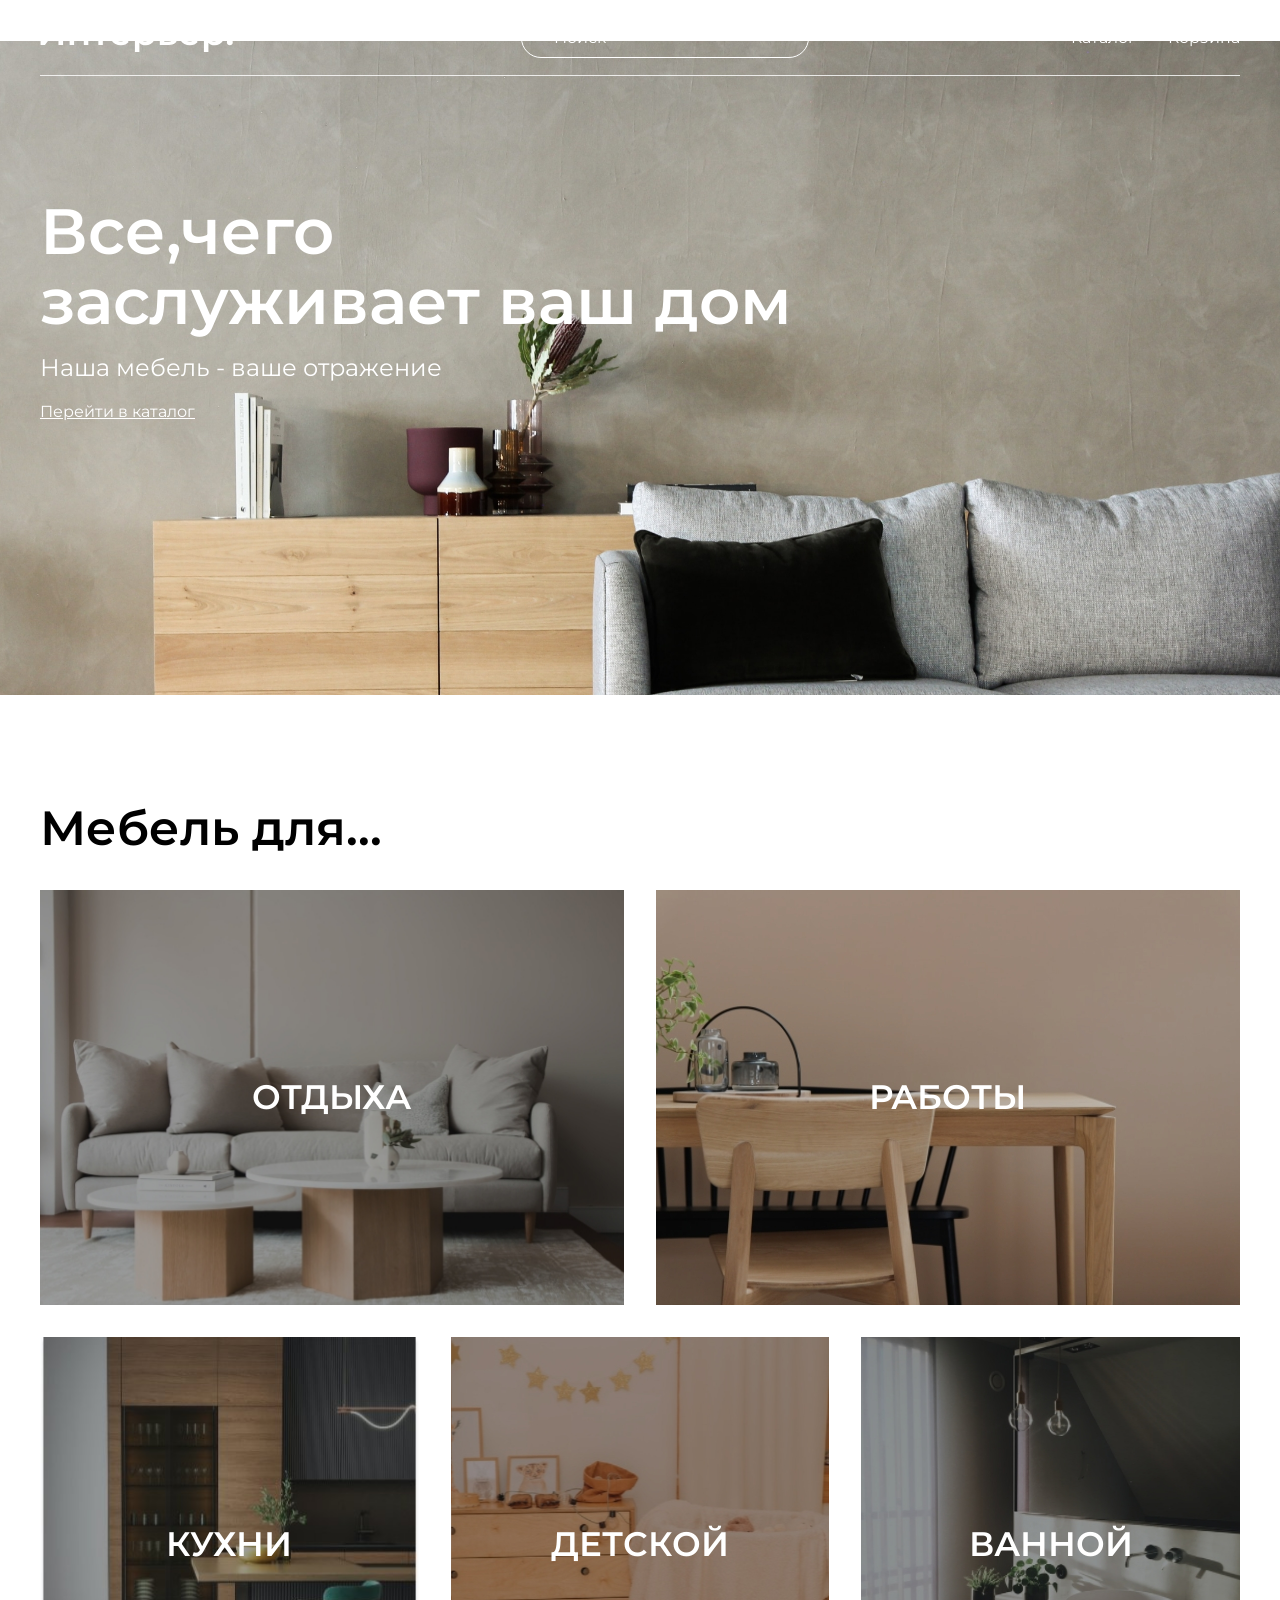
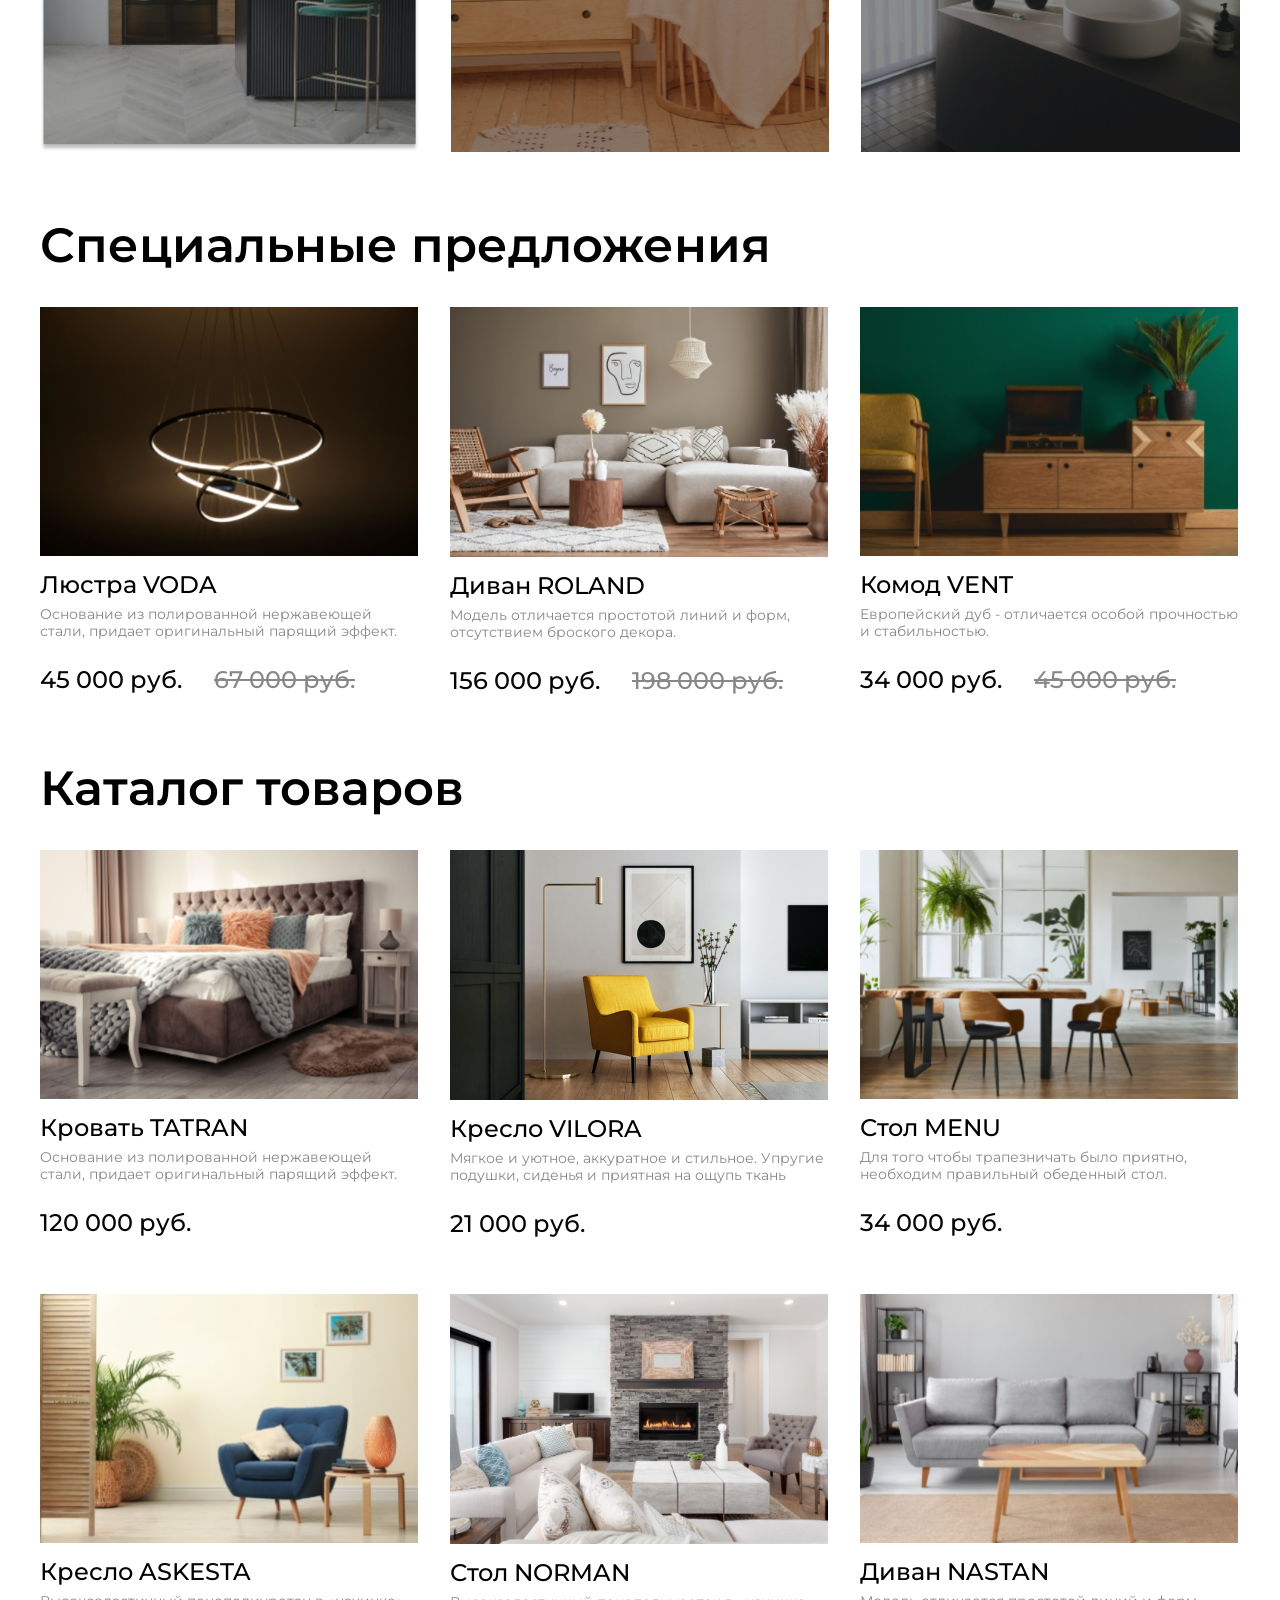
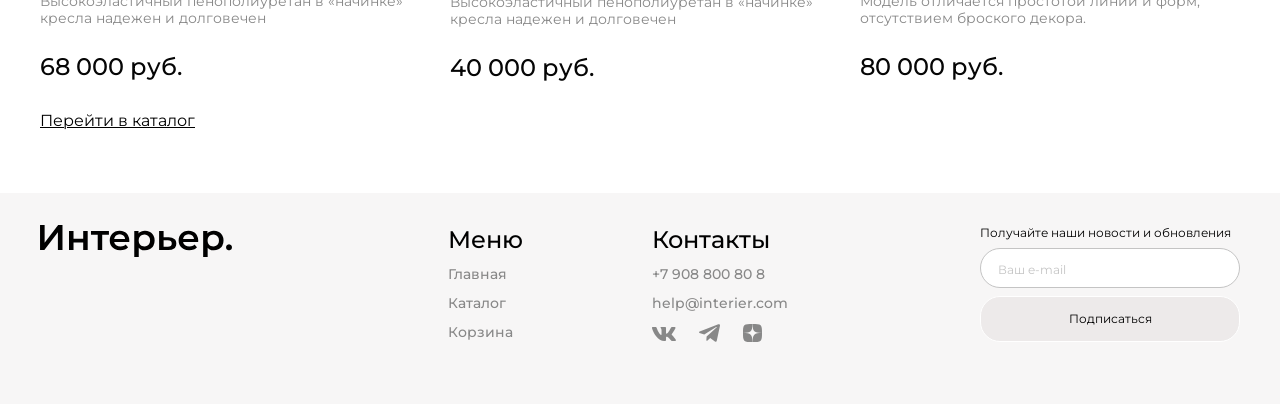
<file: index.html>
<!DOCTYPE html>
<html lang="en">
<head>
  <meta charset="UTF-8">
  <meta name="viewport" content="width=device-width, initial-scale=1.0">
  <title>ИНТЕРНЕТ МАГАЗИН</title>
  
  <link rel="stylesheet" href="style.css">
 
  <link rel="preconnect" href="https://fonts.googleapis.com">
  <link rel="preconnect" href="https://fonts.gstatic.com" crossorigin>
  <link href="https://fonts.googleapis.com/css2?family=Montserrat:wght@400;500;600&display=swap" rel="stylesheet">
</head>
<body>

<div class="top center">

  <header class="header">
        <a class="logo" href="index.html"
          ><img src="img/logo.svg" alt="Логотип"
        /></a>
        <div class="header__search">
          <input placeholder="Поиск" class="header__input" type="text" />
        </div>
        <nav class="menu">
            <a class="header__link" href="catalog.html">Каталог</a>                 
            <a class="header__link" href="cart.html">Корзина</a>
      </nav>

        <div class="header__mob">
          <a href="#"
            ><svg
              width="19"
              height="19"
              viewBox="0 0 19 19"
              fill="none"
              xmlns="http://www.w3.org/2000/svg"
            >
              <g clip-path="url(#clip0_53373_428)">
                <path
                  d="M9.29907 1.11316C10.9342 1.06267 12.5273 1.63644 13.7542 2.71863C14.9811 3.80099 15.7498 5.31046 15.9036 6.93933C16.0545 8.53827 15.5992 10.133 14.634 11.4139L17.968 14.7469C18.0508 14.8297 18.1166 14.9279 18.1614 15.036C18.2062 15.1442 18.2297 15.2607 18.2297 15.3778C18.2297 15.4949 18.2062 15.6114 18.1614 15.7196C18.1165 15.8277 18.0508 15.9259 17.968 16.0087C17.8853 16.0914 17.7871 16.1572 17.679 16.202C17.5707 16.2469 17.4543 16.2694 17.3372 16.2694C17.22 16.2694 17.1036 16.2469 16.9954 16.202C16.8873 16.1572 16.789 16.0914 16.7063 16.0087L13.3733 12.6747C12.0925 13.6424 10.4962 14.0991 8.89575 13.9491C7.26568 13.7962 5.75519 13.0275 4.67212 11.7997C3.58905 10.5718 3.01496 8.97713 3.06665 7.3407C3.11846 5.7041 3.79274 4.14806 4.95142 2.99109C6.10904 1.83516 7.66391 1.16376 9.29907 1.11316ZM9.50903 2.91882C8.28235 2.92382 7.10691 3.41275 6.2395 4.28015C5.37213 5.14755 4.88317 6.32302 4.87817 7.54968C4.87324 8.77628 5.35288 9.95557 6.21313 10.83C6.64353 11.2674 7.15644 11.6151 7.72192 11.8534C8.28759 12.0918 8.89521 12.2161 9.50903 12.2186C10.1227 12.2211 10.7307 12.1017 11.2981 11.868C11.8657 11.6343 12.3816 11.2903 12.8157 10.8563C13.2497 10.4223 13.5936 9.90633 13.8274 9.33875C14.061 8.77131 14.1804 8.16333 14.178 7.54968C14.1755 6.93585 14.0511 6.32824 13.8127 5.76257C13.5744 5.19707 13.2267 4.68419 12.7893 4.25378C11.9149 3.3935 10.7357 2.91387 9.50903 2.91882Z"
                  fill="white"
                  stroke="white"
                  stroke-width="0.2"
                />
              </g>
              <defs>
                <clipPath id="clip0_53373_428">
                  <rect width="19" height="19" fill="white" />
                </clipPath>
              </defs>
            </svg>
          </a>
          <a href="catalog.html"
            ><svg
              width="20"
              height="20"
              viewBox="0 0 20 20"
              fill="none"
              xmlns="http://www.w3.org/2000/svg"
            >
              <rect width="4.57143" height="4.57143" fill="white" />
              <rect y="7.31427" width="4.57143" height="4.57143" fill="white" />
              <rect y="14.6285" width="4.57143" height="4.57143" fill="white" />
              <rect
                x="7.31348"
                y="7.31427"
                width="4.57143"
                height="4.57143"
                fill="white"
              />
              <rect
                x="7.31348"
                y="14.6285"
                width="4.57143"
                height="4.57143"
                fill="white"
              />
              <rect x="7.31348" width="4.57143" height="4.57143" fill="white" />
              <rect
                x="14.6279"
                y="7.31427"
                width="4.57143"
                height="4.57143"
                fill="white"
              />
              <rect
                x="14.6279"
                y="14.6285"
                width="4.57143"
                height="4.57143"
                fill="white"
              />
              <rect x="14.6279" width="4.57143" height="4.57143" fill="white" />
            </svg>
          </a>
          <a href="cart.html"
            ><svg
              width="25"
              height="25"
              viewBox="0 0 25 25"
              fill="none"
              xmlns="http://www.w3.org/2000/svg"
            >
              <path
                d="M14.5834 20.8333C15.1359 20.8333 15.6658 20.6138 16.0566 20.2231C16.4473 19.8324 16.6667 19.3025 16.6667 18.75C16.6667 18.1975 16.4473 17.6676 16.0566 17.2768C15.6658 16.8861 15.1359 16.6667 14.5834 16.6667C14.0309 16.6667 13.501 16.8861 13.1103 17.2768C12.7196 17.6676 12.5001 18.1975 12.5001 18.75C12.5001 19.3025 12.7196 19.8324 13.1103 20.2231C13.501 20.6138 14.0309 20.8333 14.5834 20.8333ZM7.29174 20.8333C7.84428 20.8333 8.37418 20.6138 8.76488 20.2231C9.15558 19.8324 9.37508 19.3025 9.37508 18.75C9.37508 18.1975 9.15558 17.6676 8.76488 17.2768C8.37418 16.8861 7.84428 16.6667 7.29174 16.6667C6.73921 16.6667 6.20931 16.8861 5.81861 17.2768C5.4279 17.6676 5.20841 18.1975 5.20841 18.75C5.20841 19.3025 5.4279 19.8324 5.81861 20.2231C6.20931 20.6138 6.73921 20.8333 7.29174 20.8333ZM20.873 6.16978C21.133 6.16139 21.3796 6.0522 21.5606 5.86528C21.7416 5.67837 21.8428 5.42839 21.8428 5.16822C21.8428 4.90804 21.7416 4.65807 21.5606 4.47115C21.3796 4.28424 21.133 4.17504 20.873 4.16666H19.674C18.7345 4.16666 17.922 4.81874 17.7178 5.73541L16.4126 11.6125C16.2084 12.5292 15.3959 13.1812 14.4563 13.1812H6.63133L5.12924 7.17082H14.8636C15.1212 7.15907 15.3644 7.04847 15.5425 6.86202C15.7206 6.67558 15.82 6.42764 15.82 6.16978C15.82 5.91192 15.7206 5.66398 15.5425 5.47754C15.3644 5.2911 15.1212 5.18049 14.8636 5.16874H5.12924C4.82473 5.16865 4.5242 5.23799 4.25051 5.37148C3.97682 5.50498 3.73716 5.69912 3.54976 5.93914C3.36236 6.17916 3.23215 6.45875 3.16903 6.75665C3.10591 7.05455 3.11154 7.36292 3.1855 7.65832L4.68758 13.6667C4.79586 14.1002 5.046 14.4851 5.39821 14.7601C5.75042 15.0351 6.18447 15.1844 6.63133 15.1844H14.4563C15.368 15.1845 16.2524 14.8737 16.9636 14.3032C17.6748 13.7328 18.1701 12.9368 18.3678 12.0469L19.674 6.16978H20.873Z"
                fill="white"
              />
            </svg>
          </a>
        </div>
      </header>

  <section class="hero">
    <h1 class="title">Все,чего <br> заслуживает ваш дом</h1>
    <p class="hero__text">Наша мебель - ваше отражение</p>
    <a class="hero__link" href="catalog.html">Перейти в каталог</a>
  </section>

</div>

<div class="for-box center">
  <h2 class="heading">Мебель для...</h2>
  <div class="for">
    <div class="for__item for__item_rest for__item_big">ОТДЫХА</div>
    <div class="for__item for__item_work for__item_big">РАБОТЫ</div>
    <div class="for__item for__item_kitchen">КУХНИ</div>
    <div class="for__item for__item_kids">ДЕТСКОЙ</div>
    <div class="for__item for__item_bath">ВАННОЙ</div>
  </div>
</div>

<div class="products center">
  <h2 class="heading">Специальные предложения</h2>
  <div class="products__grid">
    <div class="product">
      <article class="product-card">
        <img src="img/lustra_voda.jpeg" class="product-card__img" alt="chandelier">
        <h3 class="product-card__name">Люстра VODA</h3>
        <p class="product-card__desc">Основание из полированной нержавеющей стали, придает оригинальный парящий эффект.</p>
        <div class="product-card__prices">
          <p class="product-card__price">45 000 руб.</p>
          <p class="product-card__price product-card__price_old">67 000 руб.</p>
        </div>
      </article>
    </div>
    <div class="product">
      <article class="product-card">
        <img src="img/sofa.jpeg" class="product-card__img" alt="sofa">
        <h3 class="product-card__name">Диван&nbsp;ROLAND</h3>
        <p class="product-card__desc">Модель отличается простотой линий и форм, отсутствием броского декора.</p>
        <div class="product-card__prices">
          <p class="product-card__price">156 000 руб.</p>
          <p class="product-card__price product-card__price_old">198 000 руб.</p>
        </div>
      </article>
    </div>
    <div class="product">
      <article class="product-card">
        <img src="img/comod24.jpeg" class="product-card__img" alt="dresser">
        <h3 class="product-card__name">Комод VENT</h3>
        <p class="product-card__desc">Европейский дуб - отличается особой прочностью и стабильностью.</p>
        <div class="product-card__prices">
          <p class="product-card__price">34 000 руб.</p>
          <p class="product-card__price product-card__price_old">45 000 руб.</p>
        </div>
      </article>
    </div>
  </div>
</div>

<div class="products center">
  <h2 class="heading">Каталог товаров</h2>
  <div class="products__grid">
    <div class="product">
      <article class="product-card">
        <img src="img/bed.png" class="product-card__img" alt="bed">
        <h3 class="product-card__name">Кровать&nbsp;TATRAN</h3>
        <p class="product-card__desc">Основание из полированной нержавеющей стали, придает оригинальный парящий эффект.</p>
        <p class="product-card__price">120 000 руб.</p>
      </article>
    </div>
    <div class="product">
      <article class="product-card">
        <img src="img/product1.jpg" class="product-card__img" alt="chair-vilora">
        <h3 class="product-card__name">Кресло&nbsp;VILORA</h3>
        <p class="product-card__desc">Мягкое и уютное, аккуратное и стильное. Упругие подушки, сиденья и приятная на ощупь ткань</p>
        <p class="product-card__price">21 000 руб.</p>
      </article>
    </div>
    <div class="product">
      <article class="product-card">
        <img src="img/table.png" class="product-card__img" alt="table">
        <h3 class="product-card__name">Стол MENU</h3>
        <p class="product-card__desc">Для того чтобы трапезничать было приятно, необходим правильный обеденный стол.</p>
        <p class="product-card__price">34 000 руб.</p>
      </article>
    </div>
    <div class="product">
      <article class="product-card">
        <img src="img/chair-askesta.jpeg" class="product-card__img" alt="chair-askesta">
        <h3 class="product-card__name">Кресло&nbsp;ASKESTA</h3>
        <p class="product-card__desc">Высокоэластичный пенополиуретан в «начинке» кресла надежен и долговечен</p>
        <p class="product-card__price">68 000 руб.</p>
      </article>
    </div>
    <div class="product">
      <article class="product-card">
        <img src="img/table_norman.jpeg" class="product-card__img" alt="table-norman">
        <h3 class="product-card__name">Стол&nbsp;NORMAN</h3>
        <p class="product-card__desc">Высокоэластичный пенополиуретан в «начинке» кресла надежен и долговечен</p>
        <p class="product-card__price">40 000 руб.</p>
      </article>
    </div>
    <div class="product">
      <article class="product-card">
        <img src="img/sofa_nastan.jpeg" class="product-card__img" alt="sofa-nastan">
        <h3 class="product-card__name">Диван&nbsp;NASTAN</h3>
        <p class="product-card__desc">Модель отличается простотой линий и форм, отсутствием броского декора.</p>
        <p class="product-card__price">80 000 руб.</p>
      </article>
    </div>
  </div>
</div>

<a class="catalog-link center" href="catalog.html">Перейти в каталог</a>

<footer class="footer center">
  <img class="footer__logo" src="img/footer_logo.svg">
  <div class="footer__inner">
    <div class="footer__nav">
      <nav class="footer__col">
        <h3 class="footer__title">Меню</h3>
        <a class="footer__link" href="index.html">Главная</a>
        <a class="footer__link" href="catalog.html">Каталог</a>
        <a class="footer__link" href="cart.html">Корзина</a>
      </nav>
      <div class="footer__col">
        <h3 class="footer__title">Контакты</h3>
        <a class="footer__contact" href="tel:+7 908 800 80 8">+7 908 800 80 8</a>
        <a class="footer__contact" href="mailto:help@interier.com">help@interier.com</a>
        <div class="footer__icons">
          <a href="https://vk.com"><img src="img/vk.svg" class="vk" alt="В контакте"></a>
          <a href="https://web.telegram.org"><img src="img/telegram.svg" class="tg" alt="Телега"></a>
          <a href="https://dzen.ru"><img src="img/dzen.svg" alt="Дзен"></a>
        </div>
      </div>
    </div>
    <form class="footer__subscribe" action="#">
      <p class="footer__label">Получайте наши новости и обновления</p>
      <input placeholder="Ваш e-mail" class="footer__email" type="email">
      <button class="footer__btn">Подписаться</button>
    </form>
  </div>
</footer>

</body>
</html>
</file>
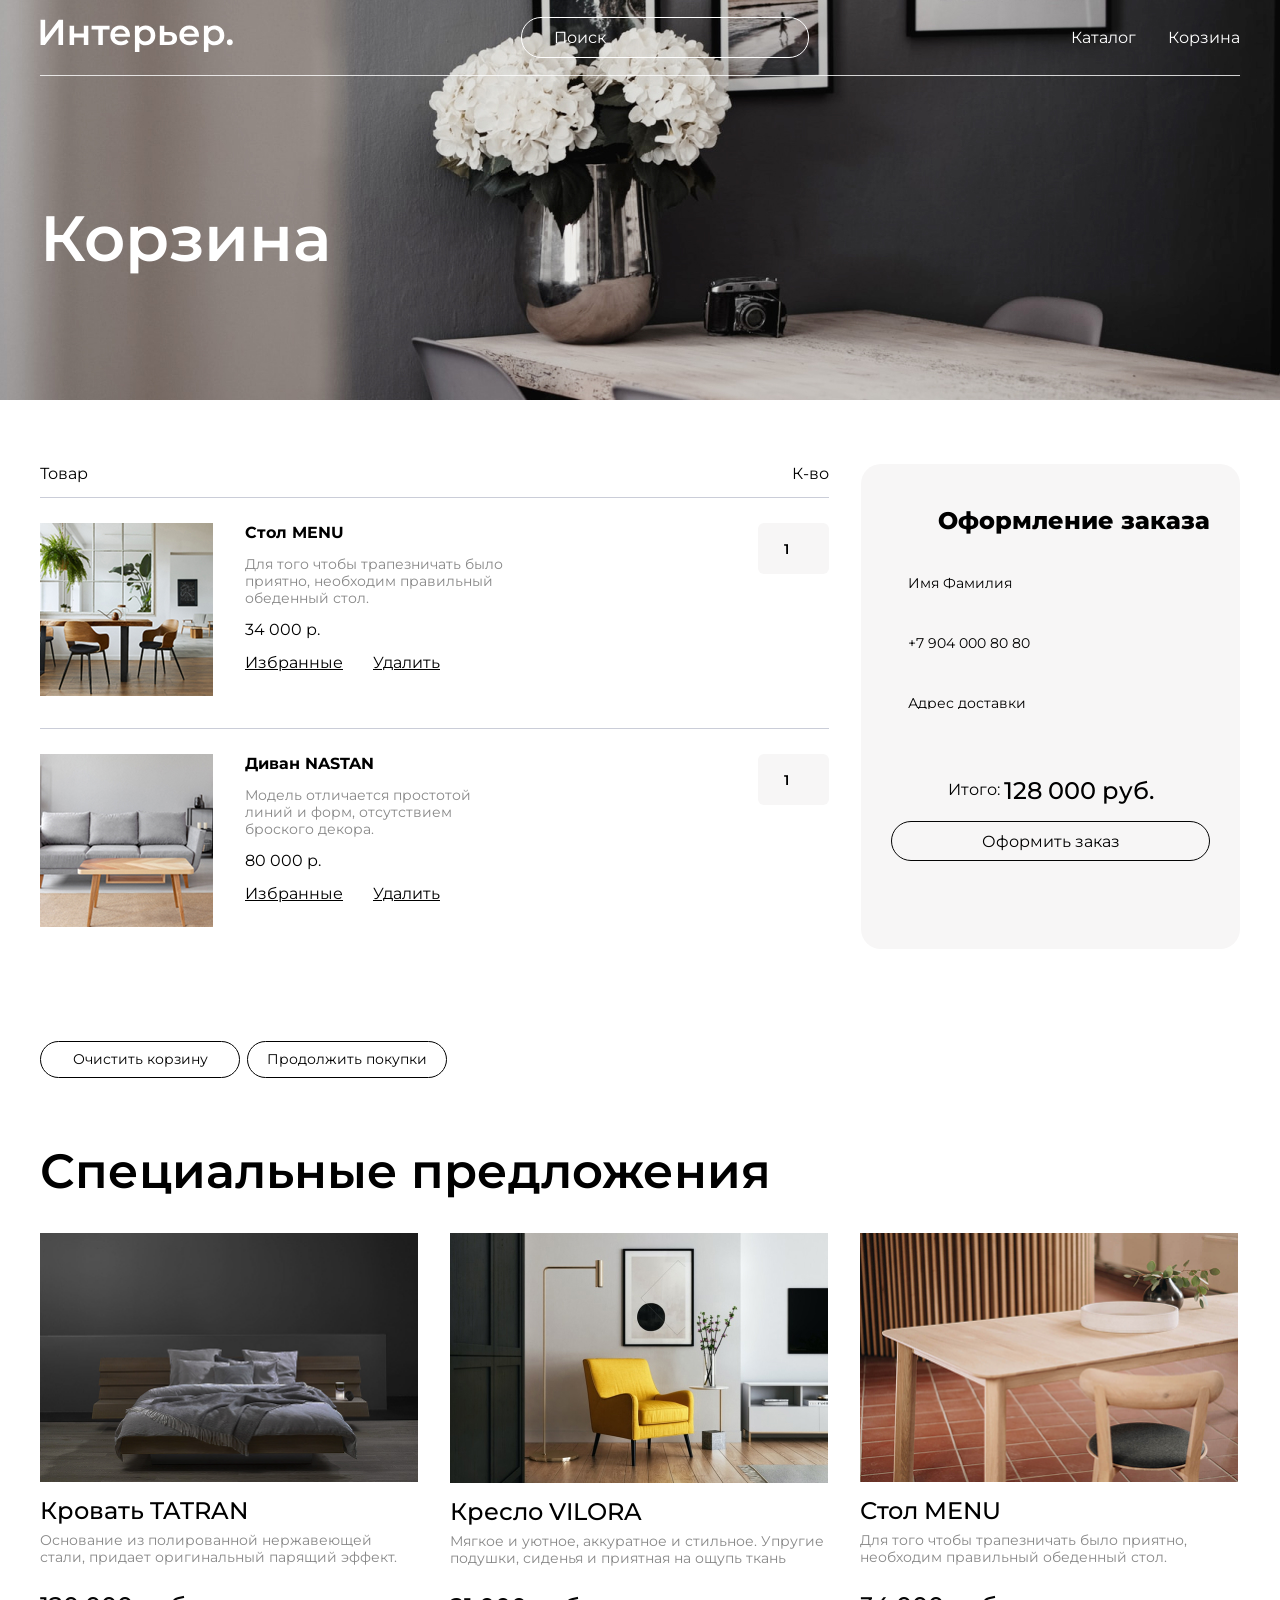
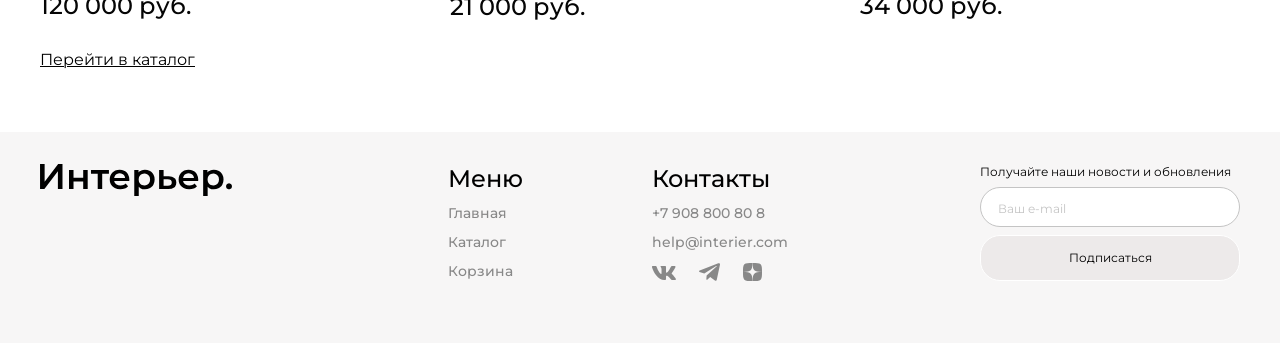
<file: cart.html>
<!DOCTYPE html>
<html lang="en">
<head>
  <meta charset="UTF-8">
  <meta name="viewport" content="width=device-width, initial-scale=1.0">
  <title>ИНТЕРНЕТ МАГАЗИН</title>
  <link rel="stylesheet" href="style.css">
  

<link rel="preconnect" href="https://fonts.googleapis.com">
<link rel="preconnect" href="https://fonts.gstatic.com" crossorigin>
<link href="https://fonts.googleapis.com/css2?family=Montserrat:wght@400;500;600&display=swap" rel="stylesheet">
</head>
<body>


<div class="top-cart center">
  <header class="header">
        <a class="logo" href="index.html"
          ><img src="img/logo.svg" alt="Логотип"
        /></a>
        <div class="header__search">
          <input placeholder="Поиск" class="header__input" type="text" />
        </div>
        <nav class="menu">
            <a class="header__link" href="catalog.html">Каталог</a>                 
            <a class="header__link" href="cart.html">Корзина</a>
      </nav>

        <div class="header__mob">
          <a href="#"
            ><svg
              width="19"
              height="19"
              viewBox="0 0 19 19"
              fill="none"
              xmlns="http://www.w3.org/2000/svg"
            >
              <g clip-path="url(#clip0_53373_428)">
                <path
                  d="M9.29907 1.11316C10.9342 1.06267 12.5273 1.63644 13.7542 2.71863C14.9811 3.80099 15.7498 5.31046 15.9036 6.93933C16.0545 8.53827 15.5992 10.133 14.634 11.4139L17.968 14.7469C18.0508 14.8297 18.1166 14.9279 18.1614 15.036C18.2062 15.1442 18.2297 15.2607 18.2297 15.3778C18.2297 15.4949 18.2062 15.6114 18.1614 15.7196C18.1165 15.8277 18.0508 15.9259 17.968 16.0087C17.8853 16.0914 17.7871 16.1572 17.679 16.202C17.5707 16.2469 17.4543 16.2694 17.3372 16.2694C17.22 16.2694 17.1036 16.2469 16.9954 16.202C16.8873 16.1572 16.789 16.0914 16.7063 16.0087L13.3733 12.6747C12.0925 13.6424 10.4962 14.0991 8.89575 13.9491C7.26568 13.7962 5.75519 13.0275 4.67212 11.7997C3.58905 10.5718 3.01496 8.97713 3.06665 7.3407C3.11846 5.7041 3.79274 4.14806 4.95142 2.99109C6.10904 1.83516 7.66391 1.16376 9.29907 1.11316ZM9.50903 2.91882C8.28235 2.92382 7.10691 3.41275 6.2395 4.28015C5.37213 5.14755 4.88317 6.32302 4.87817 7.54968C4.87324 8.77628 5.35288 9.95557 6.21313 10.83C6.64353 11.2674 7.15644 11.6151 7.72192 11.8534C8.28759 12.0918 8.89521 12.2161 9.50903 12.2186C10.1227 12.2211 10.7307 12.1017 11.2981 11.868C11.8657 11.6343 12.3816 11.2903 12.8157 10.8563C13.2497 10.4223 13.5936 9.90633 13.8274 9.33875C14.061 8.77131 14.1804 8.16333 14.178 7.54968C14.1755 6.93585 14.0511 6.32824 13.8127 5.76257C13.5744 5.19707 13.2267 4.68419 12.7893 4.25378C11.9149 3.3935 10.7357 2.91387 9.50903 2.91882Z"
                  fill="white"
                  stroke="white"
                  stroke-width="0.2"
                />
              </g>
              <defs>
                <clipPath id="clip0_53373_428">
                  <rect width="19" height="19" fill="white" />
                </clipPath>
              </defs>
            </svg>
          </a>
          <a href="catalog.html"
            ><svg
              width="20"
              height="20"
              viewBox="0 0 20 20"
              fill="none"
              xmlns="http://www.w3.org/2000/svg"
            >
              <rect width="4.57143" height="4.57143" fill="white" />
              <rect y="7.31427" width="4.57143" height="4.57143" fill="white" />
              <rect y="14.6285" width="4.57143" height="4.57143" fill="white" />
              <rect
                x="7.31348"
                y="7.31427"
                width="4.57143"
                height="4.57143"
                fill="white"
              />
              <rect
                x="7.31348"
                y="14.6285"
                width="4.57143"
                height="4.57143"
                fill="white"
              />
              <rect x="7.31348" width="4.57143" height="4.57143" fill="white" />
              <rect
                x="14.6279"
                y="7.31427"
                width="4.57143"
                height="4.57143"
                fill="white"
              />
              <rect
                x="14.6279"
                y="14.6285"
                width="4.57143"
                height="4.57143"
                fill="white"
              />
              <rect x="14.6279" width="4.57143" height="4.57143" fill="white" />
            </svg>
          </a>
          <a href="cart.html"
            ><svg
              width="25"
              height="25"
              viewBox="0 0 25 25"
              fill="none"
              xmlns="http://www.w3.org/2000/svg"
            >
              <path
                d="M14.5834 20.8333C15.1359 20.8333 15.6658 20.6138 16.0566 20.2231C16.4473 19.8324 16.6667 19.3025 16.6667 18.75C16.6667 18.1975 16.4473 17.6676 16.0566 17.2768C15.6658 16.8861 15.1359 16.6667 14.5834 16.6667C14.0309 16.6667 13.501 16.8861 13.1103 17.2768C12.7196 17.6676 12.5001 18.1975 12.5001 18.75C12.5001 19.3025 12.7196 19.8324 13.1103 20.2231C13.501 20.6138 14.0309 20.8333 14.5834 20.8333ZM7.29174 20.8333C7.84428 20.8333 8.37418 20.6138 8.76488 20.2231C9.15558 19.8324 9.37508 19.3025 9.37508 18.75C9.37508 18.1975 9.15558 17.6676 8.76488 17.2768C8.37418 16.8861 7.84428 16.6667 7.29174 16.6667C6.73921 16.6667 6.20931 16.8861 5.81861 17.2768C5.4279 17.6676 5.20841 18.1975 5.20841 18.75C5.20841 19.3025 5.4279 19.8324 5.81861 20.2231C6.20931 20.6138 6.73921 20.8333 7.29174 20.8333ZM20.873 6.16978C21.133 6.16139 21.3796 6.0522 21.5606 5.86528C21.7416 5.67837 21.8428 5.42839 21.8428 5.16822C21.8428 4.90804 21.7416 4.65807 21.5606 4.47115C21.3796 4.28424 21.133 4.17504 20.873 4.16666H19.674C18.7345 4.16666 17.922 4.81874 17.7178 5.73541L16.4126 11.6125C16.2084 12.5292 15.3959 13.1812 14.4563 13.1812H6.63133L5.12924 7.17082H14.8636C15.1212 7.15907 15.3644 7.04847 15.5425 6.86202C15.7206 6.67558 15.82 6.42764 15.82 6.16978C15.82 5.91192 15.7206 5.66398 15.5425 5.47754C15.3644 5.2911 15.1212 5.18049 14.8636 5.16874H5.12924C4.82473 5.16865 4.5242 5.23799 4.25051 5.37148C3.97682 5.50498 3.73716 5.69912 3.54976 5.93914C3.36236 6.17916 3.23215 6.45875 3.16903 6.75665C3.10591 7.05455 3.11154 7.36292 3.1855 7.65832L4.68758 13.6667C4.79586 14.1002 5.046 14.4851 5.39821 14.7601C5.75042 15.0351 6.18447 15.1844 6.63133 15.1844H14.4563C15.368 15.1845 16.2524 14.8737 16.9636 14.3032C17.6748 13.7328 18.1701 12.9368 18.3678 12.0469L19.674 6.16978H20.873Z"
                fill="white"
              />
            </svg>
          </a>
        </div>
      </header>
    
<h1 class="page-title">Корзина</h1>
</div>
</div>

<div class="cart center">
<div class="cart__items">

<div class="cart__header">
  <p>Товар</p>
<p>К-во</p>
</div>

<div class="cart__row">
 <div class="cart__product">
 <img src="img/cart-select1.jpg" alt="cart1">
<div class="cart-info">
<h4>Стол MENU</h4>
<p class="cart-info__text">Для того чтобы трапезничать было приятно, необходим правильный обеденный стол.</p>
<p class="cart-info__price">34 000 р.</p>

<div class="cart-info__actions">
<a href="#">Избранные</a>
<a href="#">Удалить</a>
</div>
</div>

 </div>
 <div class="cart__quantity">
 <input class="cart__qty-input" type="number" value="1"  min="1">
</div>
</div>




<div class="cart__row">
 <div class="cart__product">
 <img src="img/cart-select2.jpg" alt="cart1">
<div class="cart-info">
<h4>Диван NASTAN</h4>
<p class = "cart-info__text"> Модель отличается простотой линий и форм, отсутствием броского декора.</p>
<p class="cart-info__price">80 000 р.</p>

<div class="cart-info__actions">
<a href="#">Избранные</a>
<a href="#">Удалить</a>
</div>
</div>

 </div>
 <div class="cart__quantity">
 <input class="cart__qty-input" type="number" value="1"  min="1">
</div>
</div>


</div>


<div class="cart__sidebar">

<div class="cart-form">
<h3 class="cart-form__title"> Оформление заказа</h3>
<input class="cart-form__field" placeholder="Имя Фамилия" type="text">
<input class="cart-form__field" placeholder="+7 904 000 80 80" type="text">
<input class="cart-form__field" placeholder="Адрес доставки" type="text">
</div> 

<div class="cart__total">
<p>Итого: <span class="cart__price">128 000 руб.</span></p> 
    <p> <button class="cart__submit"   type="submit">Оформить заказ</button> </p>
  </div>

</div>

<div class="cart__actions">
<div class="cart__action">
<button type="button" class="cart__clear">
  Очистить корзину
</button>
</div>
<div class="cart__action">
<a href="catalog.html"style="text-decoration: none;" >
  <button type="button" class="cart__clear">
  Продолжить покупки
  </button>
</a>
</div>
</div>
 </div>
</div>
</div>
  </div>  
    </div>
</div>


<div class="products center">
  <h2 class="heading">Специальные предложения</h2>
  <div class="products__grid">
   
    <div class="product">
<article class="product-card">
    <img src="img/bad-tatr-cart.jpg" class="product-card__img" alt="bed">
    <h3 class="product-card__name">Кровать TATRAN</h3>
        <p class="product-card__desc">Основание из полированной нержавеющей стали, придает оригинальный парящий эффект.</p>
    <p class="product-card__price"> 120 000 руб.</p>    
     </article>
    </div>

<div class="product">
  <article class="product-card">
    <img src="img/product1.jpg" class="product-card__img" alt="chair-vilora">
    <h3 class="product-card__name">Кресло VILORA</h3>
    <p class="product-card__desc">Мягкое и уютное, аккуратное и стильное. Упругие подушки, сиденья и приятная на ощупь
      ткань</p>
    <p class="product-card__price"> 21 000 руб.</p>    
    </article>
  </div>

  <div class="product">
<article class="product-card">
    <img src="img/table-menu-cart.jpg" class="product-card__img" alt="table">
    <h3 class="product-card__name">Стол MENU</h3>
    <p class="product-card__desc">Для того чтобы трапезничать было приятно, необходим правильный обеденный стол.</p>
    <p class="product-card__price">34 000 руб.</p>    
  </article>
  </div>
  </div>
</div>

<a class="catalog-link center" href="catalog.html">Перейти в каталог</a>
  
  <footer class="footer center">
    <img class="footer__logo" src="img/footer_logo.svg">
 <div class="footer__inner">
        <div class="footer__nav">
          <nav class="footer__col">
            <h3 class="footer__title"> Меню </h3>
<a class="footer__link" href="index.html">Главная</a>
        <a class="footer__link" href="catalog.html">Каталог</a>
        <a class="footer__link" href="cart.html">Корзина</a>

          </nav>

          <div class="footer__col">
           <h3 class="footer__title">Контакты</h3>
      <a class="footer__contact" href="tel:+7 908 800 80 8">+7 908 800 80 8</a>
      <a class="footer__contact" href="mailto:help@interier.com">help@interier.com</a>

<div class="footer__icons">
      <a href="https://vk.com"> <img src="img/vk.svg" class="vk" alt="В контакте"> </a>
      <a href="https://web.telegram.org"> <img src="img/telegram.svg" class="tg" alt="Телега"> </a>
      <a href="https://dzen.ru"> <img src="img/dzen.svg" alt="Дзен"> </a>
      </div>
      </div>
</div>
   
<form class="footer__subscribe" action ='#'>
<p class="footer__label">Получайте наши новости и обновления</p>
      <input placeholder ="Ваш e-mail" class="footer__email" type="email">
      <button class="footer__btn">Подписаться</button> 

</form>      
</div>
    </div>
      </footer>
</body>
</html>
</file>
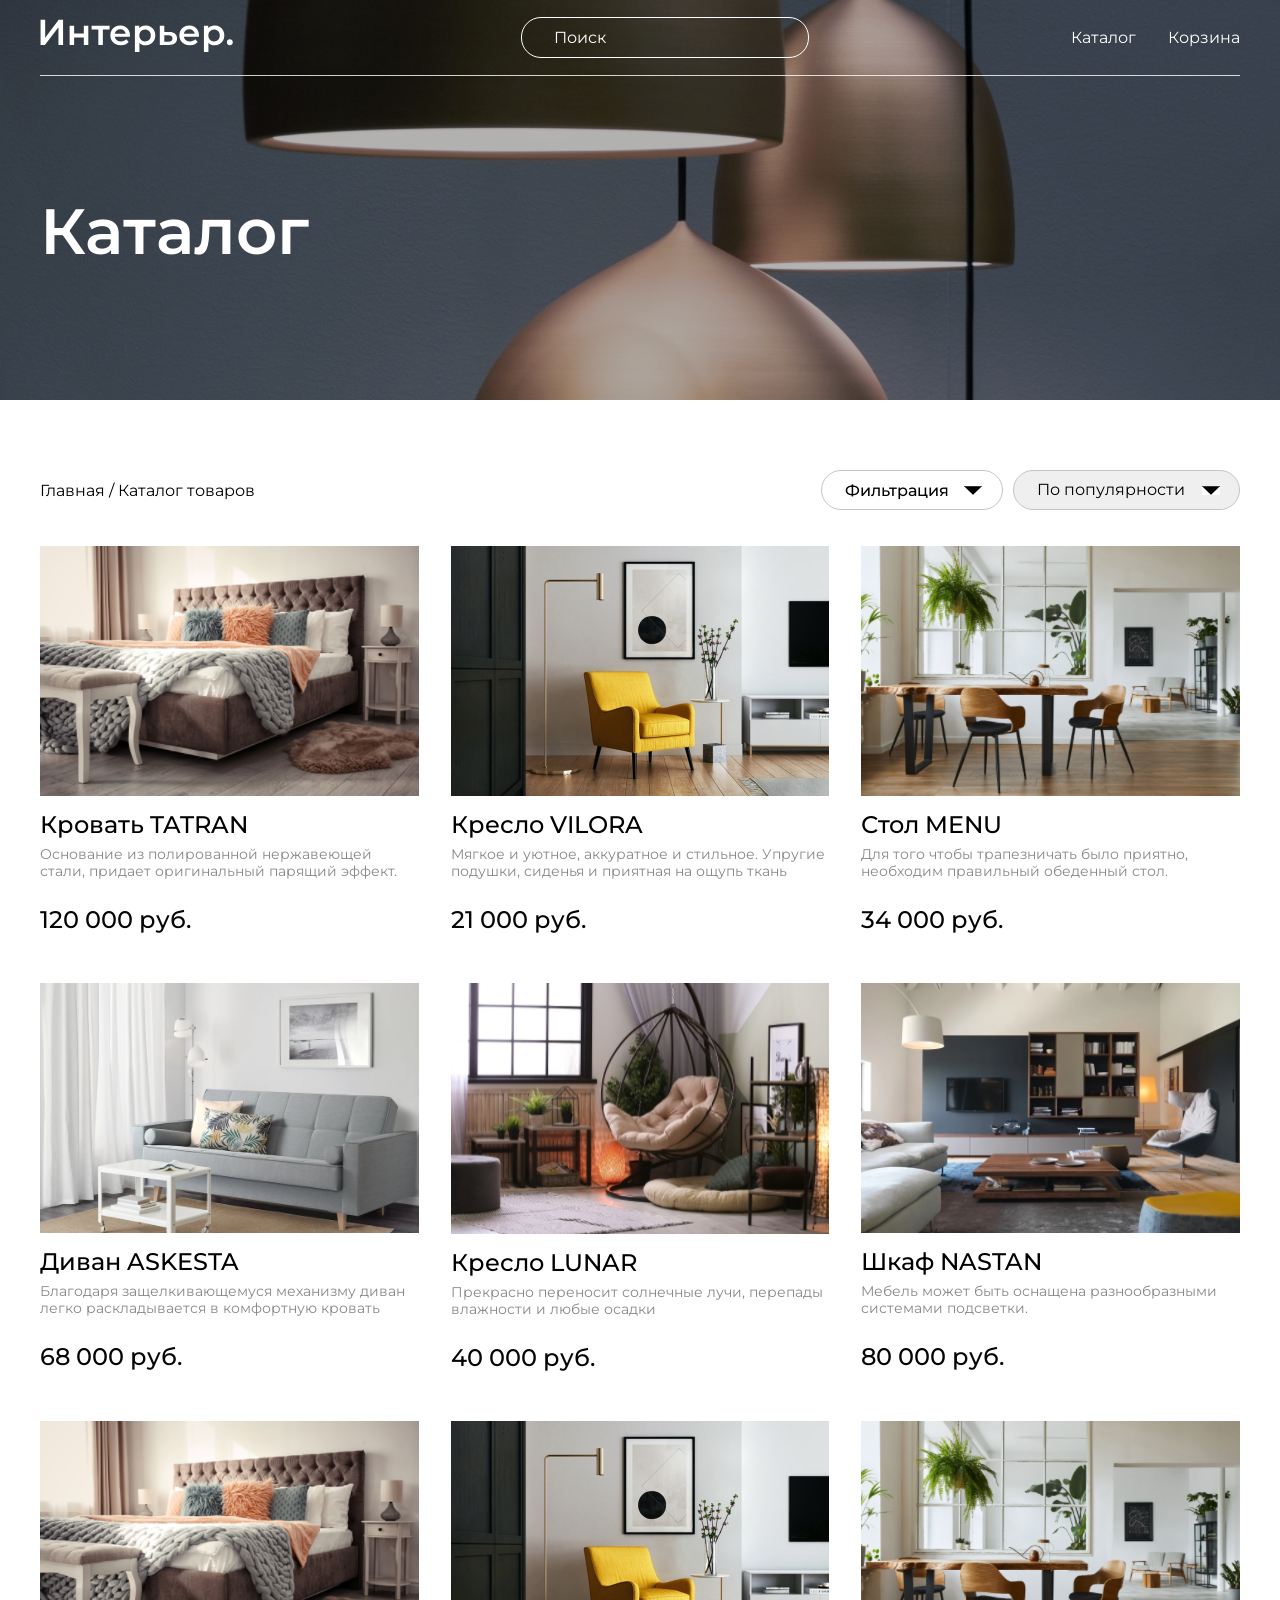
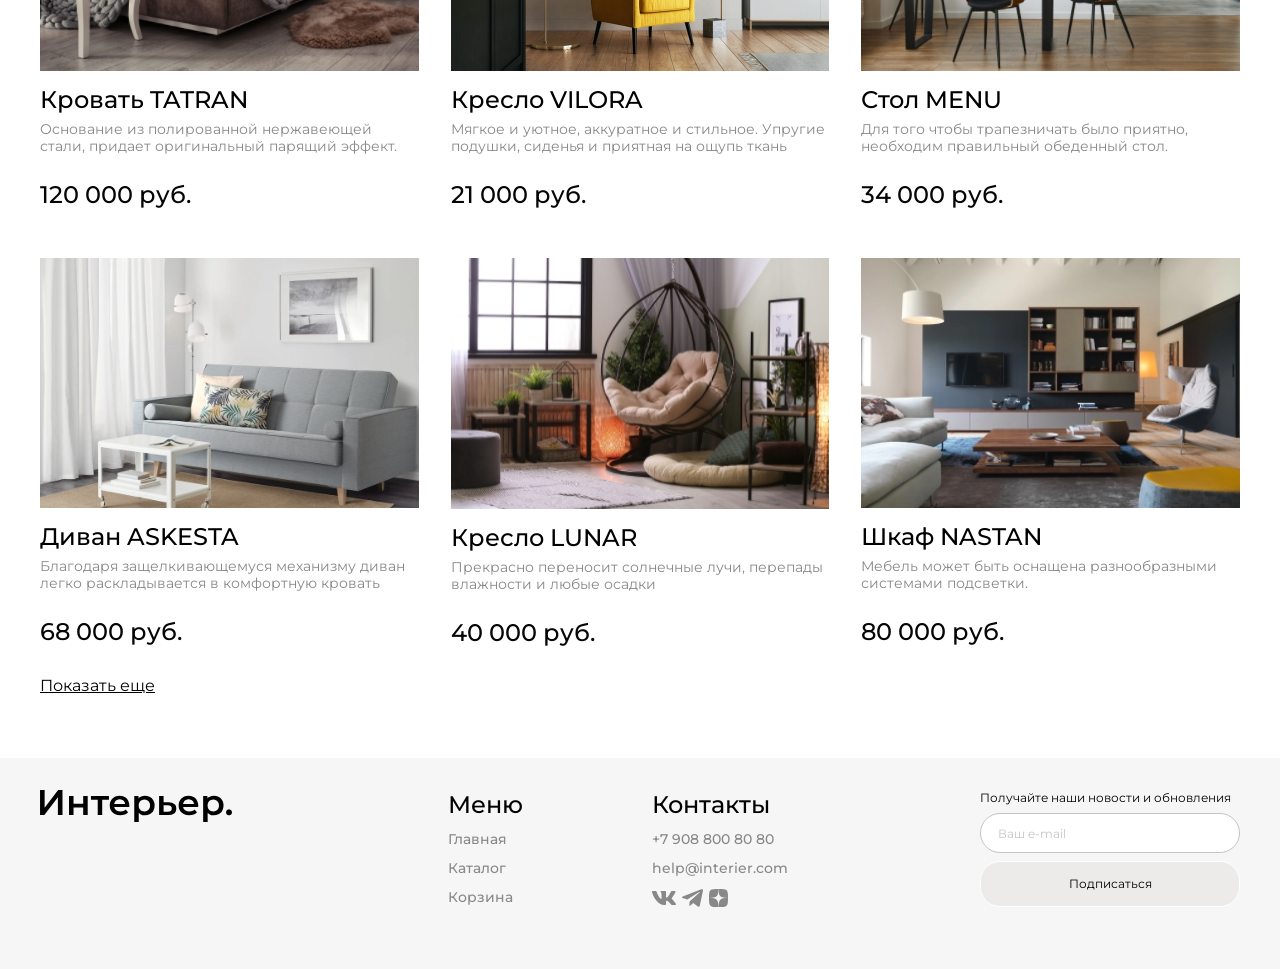
<file: catalog.html>
<!doctype html>
<html lang="ru">
  <head>
    <meta charset="UTF-8" />
    <meta name="viewport" content="width=device-width, initial-scale=1.0" />
    <title>ИНТЕРНЕТ МАГАЗИН — Каталог</title>

    <link rel="preconnect" href="https://fonts.googleapis.com" />
    <link rel="preconnect" href="https://fonts.gstatic.com" crossorigin />
    <link
      href="https://fonts.googleapis.com/css2?family=Montserrat:wght@400;500;600&display=swap"
      rel="stylesheet"
    />

    <link rel="stylesheet" href="style.css" />
  </head>
  <header>
    <!-- ========== ШАПКА ========== -->
    <div class="top-catalog center">
      <header class="header">
        <a class="logo" href="index.html"
          ><img src="img/logo.svg" alt="Логотип"
        /></a>
        <div class="header__search">
          <input placeholder="Поиск" class="header__input" type="text" />
        </div>
        <nav class="menu">
            <a class="header__link" href="catalog.html">Каталог</a>                 
            <a class="header__link" href="cart.html">Корзина</a>
      </nav>

        <div class="header__mob">
          <a href="#"
            ><svg
              width="19"
              height="19"
              viewBox="0 0 19 19"
              fill="none"
              xmlns="http://www.w3.org/2000/svg"
            >
              <g clip-path="url(#clip0_53373_428)">
                <path
                  d="M9.29907 1.11316C10.9342 1.06267 12.5273 1.63644 13.7542 2.71863C14.9811 3.80099 15.7498 5.31046 15.9036 6.93933C16.0545 8.53827 15.5992 10.133 14.634 11.4139L17.968 14.7469C18.0508 14.8297 18.1166 14.9279 18.1614 15.036C18.2062 15.1442 18.2297 15.2607 18.2297 15.3778C18.2297 15.4949 18.2062 15.6114 18.1614 15.7196C18.1165 15.8277 18.0508 15.9259 17.968 16.0087C17.8853 16.0914 17.7871 16.1572 17.679 16.202C17.5707 16.2469 17.4543 16.2694 17.3372 16.2694C17.22 16.2694 17.1036 16.2469 16.9954 16.202C16.8873 16.1572 16.789 16.0914 16.7063 16.0087L13.3733 12.6747C12.0925 13.6424 10.4962 14.0991 8.89575 13.9491C7.26568 13.7962 5.75519 13.0275 4.67212 11.7997C3.58905 10.5718 3.01496 8.97713 3.06665 7.3407C3.11846 5.7041 3.79274 4.14806 4.95142 2.99109C6.10904 1.83516 7.66391 1.16376 9.29907 1.11316ZM9.50903 2.91882C8.28235 2.92382 7.10691 3.41275 6.2395 4.28015C5.37213 5.14755 4.88317 6.32302 4.87817 7.54968C4.87324 8.77628 5.35288 9.95557 6.21313 10.83C6.64353 11.2674 7.15644 11.6151 7.72192 11.8534C8.28759 12.0918 8.89521 12.2161 9.50903 12.2186C10.1227 12.2211 10.7307 12.1017 11.2981 11.868C11.8657 11.6343 12.3816 11.2903 12.8157 10.8563C13.2497 10.4223 13.5936 9.90633 13.8274 9.33875C14.061 8.77131 14.1804 8.16333 14.178 7.54968C14.1755 6.93585 14.0511 6.32824 13.8127 5.76257C13.5744 5.19707 13.2267 4.68419 12.7893 4.25378C11.9149 3.3935 10.7357 2.91387 9.50903 2.91882Z"
                  fill="white"
                  stroke="white"
                  stroke-width="0.2"
                />
              </g>
              <defs>
                <clipPath id="clip0_53373_428">
                  <rect width="19" height="19" fill="white" />
                </clipPath>
              </defs>
            </svg>
          </a>
          <a href="catalog.html"
            ><svg
              width="20"
              height="20"
              viewBox="0 0 20 20"
              fill="none"
              xmlns="http://www.w3.org/2000/svg"
            >
              <rect width="4.57143" height="4.57143" fill="white" />
              <rect y="7.31427" width="4.57143" height="4.57143" fill="white" />
              <rect y="14.6285" width="4.57143" height="4.57143" fill="white" />
              <rect
                x="7.31348"
                y="7.31427"
                width="4.57143"
                height="4.57143"
                fill="white"
              />
              <rect
                x="7.31348"
                y="14.6285"
                width="4.57143"
                height="4.57143"
                fill="white"
              />
              <rect x="7.31348" width="4.57143" height="4.57143" fill="white" />
              <rect
                x="14.6279"
                y="7.31427"
                width="4.57143"
                height="4.57143"
                fill="white"
              />
              <rect
                x="14.6279"
                y="14.6285"
                width="4.57143"
                height="4.57143"
                fill="white"
              />
              <rect x="14.6279" width="4.57143" height="4.57143" fill="white" />
            </svg>
          </a>
          <a href="cart.html"
            ><svg
              width="25"
              height="25"
              viewBox="0 0 25 25"
              fill="none"
              xmlns="http://www.w3.org/2000/svg"
            >
              <path
                d="M14.5834 20.8333C15.1359 20.8333 15.6658 20.6138 16.0566 20.2231C16.4473 19.8324 16.6667 19.3025 16.6667 18.75C16.6667 18.1975 16.4473 17.6676 16.0566 17.2768C15.6658 16.8861 15.1359 16.6667 14.5834 16.6667C14.0309 16.6667 13.501 16.8861 13.1103 17.2768C12.7196 17.6676 12.5001 18.1975 12.5001 18.75C12.5001 19.3025 12.7196 19.8324 13.1103 20.2231C13.501 20.6138 14.0309 20.8333 14.5834 20.8333ZM7.29174 20.8333C7.84428 20.8333 8.37418 20.6138 8.76488 20.2231C9.15558 19.8324 9.37508 19.3025 9.37508 18.75C9.37508 18.1975 9.15558 17.6676 8.76488 17.2768C8.37418 16.8861 7.84428 16.6667 7.29174 16.6667C6.73921 16.6667 6.20931 16.8861 5.81861 17.2768C5.4279 17.6676 5.20841 18.1975 5.20841 18.75C5.20841 19.3025 5.4279 19.8324 5.81861 20.2231C6.20931 20.6138 6.73921 20.8333 7.29174 20.8333ZM20.873 6.16978C21.133 6.16139 21.3796 6.0522 21.5606 5.86528C21.7416 5.67837 21.8428 5.42839 21.8428 5.16822C21.8428 4.90804 21.7416 4.65807 21.5606 4.47115C21.3796 4.28424 21.133 4.17504 20.873 4.16666H19.674C18.7345 4.16666 17.922 4.81874 17.7178 5.73541L16.4126 11.6125C16.2084 12.5292 15.3959 13.1812 14.4563 13.1812H6.63133L5.12924 7.17082H14.8636C15.1212 7.15907 15.3644 7.04847 15.5425 6.86202C15.7206 6.67558 15.82 6.42764 15.82 6.16978C15.82 5.91192 15.7206 5.66398 15.5425 5.47754C15.3644 5.2911 15.1212 5.18049 14.8636 5.16874H5.12924C4.82473 5.16865 4.5242 5.23799 4.25051 5.37148C3.97682 5.50498 3.73716 5.69912 3.54976 5.93914C3.36236 6.17916 3.23215 6.45875 3.16903 6.75665C3.10591 7.05455 3.11154 7.36292 3.1855 7.65832L4.68758 13.6667C4.79586 14.1002 5.046 14.4851 5.39821 14.7601C5.75042 15.0351 6.18447 15.1844 6.63133 15.1844H14.4563C15.368 15.1845 16.2524 14.8737 16.9636 14.3032C17.6748 13.7328 18.1701 12.9368 18.3678 12.0469L19.674 6.16978H20.873Z"
                fill="white"
              />
            </svg>
          </a>
        </div>
      </header>

      
      <div class="title">Каталог</div>
    </div>
    </header>

    <div class="catalog-top center">
      <p class="catalog-top__breadcrumbs">Главная / Каталог товаров</p>

      <div class="catalog-top__filters">
        <!-- КНОПКА ФИЛЬТРАЦИИ С ВЫПАДАЮЩЕЙ ПАНЕЛЬЮ -->
        <div class="catalog-top__filter">
          <button
            class="button catalog-top__filter-btn"
            type="button"
            id="filterToggle"
          >
            Фильтрация
          </button>

          <form class="filter-panel" action="#" method="get" id="filterForm">
            <div class="filter-panel__content">
              <!-- Сроки доставки -->
              <fieldset class="filter-panel__group">
                <legend class="filter-panel__label">Сроки доставки</legend>
                <div class="radio">
                  <input
                    class="radio__input"
                    type="radio"
                    id="delivery-any"
                    name="delivery-time"
                    value="any"
                    checked
                  />
                  <label class="radio__label" for="delivery-any">Неважно</label>
                </div>
                <div class="radio">
                  <input
                    class="radio__input"
                    type="radio"
                    id="delivery-today"
                    name="delivery-time"
                    value="today"
                  />
                  <label class="radio__label" for="delivery-today"
                    >Сегодня</label
                  >
                </div>
                <div class="radio">
                  <input
                    class="radio__input"
                    type="radio"
                    id="delivery-tomorrow"
                    name="delivery-time"
                    value="tomorrow"
                  />
                  <label class="radio__label" for="delivery-tomorrow"
                    >Завтра</label
                  >
                </div>
                <div class="radio">
                  <input
                    class="radio__input"
                    type="radio"
                    id="delivery-three-days"
                    name="delivery-time"
                    value="three-days"
                  />
                  <label class="radio__label" for="delivery-three-days"
                    >До 3 дней</label
                  >
                </div>
                <div class="radio">
                  <input
                    class="radio__input"
                    type="radio"
                    id="delivery-seven-days"
                    name="delivery-time"
                    value="seven-days"
                  />
                  <label class="radio__label" for="delivery-seven-days"
                    >До 7 дней</label
                  >
                </div>
              </fieldset>

              <!-- Цена -->
              <fieldset class="filter-panel__group">
                <legend class="filter-panel__label">Цена</legend>
                <div class="range">
                  <label class="range__label" id="priceLabel"
                    >от 0 руб. до 100000 руб.</label
                  >
                  <div class="range__slider">
                    <input
                      class="range__input range__input_min"
                      id="price-range-min"
                      name="price-min"
                      type="range"
                      min="0"
                      max="100000"
                      value="0"
                    />
                    <input
                      class="range__input range__input_max"
                      id="price-range-max"
                      name="price-max"
                      type="range"
                      min="0"
                      max="100000"
                      value="100000"
                    />
                  </div>
                  <div class="range__values">
                    <span id="priceMinVal">0</span>
                    <span id="priceMaxVal">100000</span>
                  </div>
                </div>
              </fieldset>

              <!-- Цвет -->
              <fieldset class="filter-panel__group">
                <legend class="filter-panel__label">Цвет</legend>
                <div class="color-options">
                  <div class="checkbox color-options__checkbox">
                    <input
                      class="checkbox__input"
                      type="checkbox"
                      id="color-white"
                      name="color"
                      value="white"
                    />
                    <label
                      class="checkbox__label checkbox__label_white"
                      for="color-white"
                      title="Белый"
                    ></label>
                  </div>
                  <div class="checkbox color-options__checkbox">
                    <input
                      class="checkbox__input"
                      type="checkbox"
                      id="color-black"
                      name="color"
                      value="black"
                    />
                    <label
                      class="checkbox__label checkbox__label_black"
                      for="color-black"
                      title="Чёрный"
                    ></label>
                  </div>
                  <div class="checkbox color-options__checkbox">
                    <input
                      class="checkbox__input"
                      type="checkbox"
                      id="color-gray"
                      name="color"
                      value="gray"
                    />
                    <label
                      class="checkbox__label checkbox__label_gray"
                      for="color-gray"
                      title="Серый"
                    ></label>
                  </div>
                  <div class="checkbox color-options__checkbox">
                    <input
                      class="checkbox__input"
                      type="checkbox"
                      id="color-red"
                      name="color"
                      value="red"
                    />
                    <label
                      class="checkbox__label checkbox__label_red"
                      for="color-red"
                      title="Красный"
                    ></label>
                  </div>
                  <div class="checkbox color-options__checkbox">
                    <input
                      class="checkbox__input"
                      type="checkbox"
                      id="color-orange"
                      name="color"
                      value="orange"
                    />
                    <label
                      class="checkbox__label checkbox__label_orange"
                      for="color-orange"
                      title="Оранжевый"
                    ></label>
                  </div>
                  <div class="checkbox color-options__checkbox">
                    <input
                      class="checkbox__input"
                      type="checkbox"
                      id="color-yellow"
                      name="color"
                      value="yellow"
                    />
                    <label
                      class="checkbox__label checkbox__label_yellow"
                      for="color-yellow"
                      title="Жёлтый"
                    ></label>
                  </div>
                  <div class="checkbox color-options__checkbox">
                    <input
                      class="checkbox__input"
                      type="checkbox"
                      id="color-green"
                      name="color"
                      value="green"
                    />
                    <label
                      class="checkbox__label checkbox__label_green"
                      for="color-green"
                      title="Зелёный"
                    ></label>
                  </div>
                  <div class="checkbox color-options__checkbox">
                    <input
                      class="checkbox__input"
                      type="checkbox"
                      id="color-teal"
                      name="color"
                      value="teal"
                    />
                    <label
                      class="checkbox__label checkbox__label_teal"
                      for="color-teal"
                      title="Бирюзовый"
                    ></label>
                  </div>
                  <div class="checkbox color-options__checkbox">
                    <input
                      class="checkbox__input"
                      type="checkbox"
                      id="color-light-blue"
                      name="color"
                      value="light-blue"
                    />
                    <label
                      class="checkbox__label checkbox__label_light-blue"
                      for="color-light-blue"
                      title="Голубой"
                    ></label>
                  </div>
                  <div class="checkbox color-options__checkbox">
                    <input
                      class="checkbox__input"
                      type="checkbox"
                      id="color-blue"
                      name="color"
                      value="blue"
                    />
                    <label
                      class="checkbox__label checkbox__label_blue"
                      for="color-blue"
                      title="Синий"
                    ></label>
                  </div>
                  <div class="checkbox color-options__checkbox">
                    <input
                      class="checkbox__input"
                      type="checkbox"
                      id="color-purple"
                      name="color"
                      value="purple"
                    />
                    <label
                      class="checkbox__label checkbox__label_purple"
                      for="color-purple"
                      title="Фиолетовый"
                    ></label>
                  </div>
                  <div class="checkbox color-options__checkbox">
                    <input
                      class="checkbox__input"
                      type="checkbox"
                      id="color-violet"
                      name="color"
                      value="violet"
                    />
                    <label
                      class="checkbox__label checkbox__label_violet"
                      for="color-violet"
                      title="Пурпурный"
                    ></label>
                  </div>
                  <div class="checkbox color-options__checkbox">
                    <input
                      class="checkbox__input"
                      type="checkbox"
                      id="color-lavender"
                      name="color"
                      value="lavender"
                    />
                    <label
                      class="checkbox__label checkbox__label_lavender"
                      for="color-lavender"
                      title="Лавандовый"
                    ></label>
                  </div>
                  <div class="checkbox color-options__checkbox">
                    <input
                      class="checkbox__input"
                      type="checkbox"
                      id="color-pink"
                      name="color"
                      value="pink"
                    />
                    <label
                      class="checkbox__label checkbox__label_pink"
                      for="color-pink"
                      title="Розовый"
                    ></label>
                  </div>
                </div>
              </fieldset>

              <!-- Тип комнаты -->
              <fieldset class="filter-panel__group filter-panel__group">
                <legend class="filter-panel__label">Тип комнаты</legend>
                <div class="checkbox">
                  <input
                    class="checkbox__input"
                    type="checkbox"
                    id="room-kitchen-dining"
                    name="room-type"
                    value="kitchen-dining"
                    checked
                  />
                  <label class="checkbox__label" for="room-kitchen-dining"
                    >Кухня и столовая</label
                  >
                </div>
                <div class="checkbox">
                  <input
                    class="checkbox__input"
                    type="checkbox"
                    id="room-bathroom"
                    name="room-type"
                    value="bathroom"
                    checked
                  />
                  <label class="checkbox__label" for="room-bathroom"
                    >Ванная комната</label
                  >
                </div>
                <div class="checkbox">
                  <input
                    class="checkbox__input"
                    type="checkbox"
                    id="room-kids-room"
                    name="room-type"
                    value="kids-room"
                  />
                  <label class="checkbox__label" for="room-kids-room"
                    >Детская комната</label
                  >
                </div>
                <div class="checkbox">
                  <input
                    class="checkbox__input"
                    type="checkbox"
                    id="room-home-office"
                    name="room-type"
                    value="home-office"
                  />
                  <label class="checkbox__label" for="room-home-office"
                    >Домашний офис</label
                  >
                </div>
                <div class="checkbox">
                  <input
                    class="checkbox__input"
                    type="checkbox"
                    id="room-living-room"
                    name="room-type"
                    value="living-room"
                  />
                  <label class="checkbox__label" for="room-living-room"
                    >Гостиная</label
                  >
                </div>
                <div class="checkbox">
                  <input
                    class="checkbox__input"
                    type="checkbox"
                    id="room-hallway"
                    name="room-type"
                    value="hallway"
                  />
                  <label class="checkbox__label" for="room-hallway"
                    >Прихожая</label
                  >
                </div>
                <div class="checkbox">
                  <input
                    class="checkbox__input"
                    type="checkbox"
                    id="room-bedroom"
                    name="room-type"
                    value="bedroom"
                  />
                  <label class="checkbox__label" for="room-bedroom"
                    >Спальня</label
                  >
                </div>
                <div class="checkbox">
                  <input
                    class="checkbox__input"
                    type="checkbox"
                    id="room-wardrobe"
                    name="room-type"
                    value="wardrobe"
                  />
                  <label class="checkbox__label" for="room-wardrobe"
                    >Гардероб</label
                  >
                </div>
                <div class="checkbox">
                  <input
                    class="checkbox__input"
                    type="checkbox"
                    id="room-country-house"
                    name="room-type"
                    value="country-house"
                  />
                  <label class="checkbox__label" for="room-country-house"
                    >Дача</label
                  >
                </div>
                <div class="checkbox">
                  <input
                    class="checkbox__input"
                    type="checkbox"
                    id="room-light"
                    name="room-type"
                    value="light"
                  />
                  <label class="checkbox__label" for="room-light">Свет</label>
                </div>
              </fieldset>
            </div>

            <button type="submit" class="filter-panel__apply button">
              Применить
            </button>
          </form>
        </div>

        <!-- СОРТИРОВКА -->
        <form class="catalog-top__sort">
          <label for="popul__list"></label>
          <select class="catalog-top__select" name="sort" id="popul__list">
            <option value="popular">По популярности</option>
            <option value="price-asc">Цена: по возрастанию</option>
            <option value="price-desc">Цена: по убыванию</option>
            <option value="new">Сначала новые</option>
          </select>
        </form>
      </div>
    </div>

    <!-- ========== СЕТКА ТОВАРОВ ========== -->
    <div class="catalog-grid center">
      <div class="catalog-grid__item">
        <article class="product-card">
          <img src="img/bed.png" class="product-card__img" alt="bed" />
          <h3 class="product-card__name">Кровать TATRAN</h3>
          <p class="product-card__desc">
            Основание из полированной нержавеющей стали, придает оригинальный
            парящий эффект.
          </p>
          <p class="product-card__price">120 000 руб.</p>
        </article>
      </div>

      <div class="catalog-grid__item">
        <article class="product-card">
          <img
            src="img/product1.jpg"
            class="product-card__img"
            alt="chair-vilora"
          />
          <h3 class="product-card__name">Кресло VILORA</h3>
          <p class="product-card__desc">
            Мягкое и уютное, аккуратное и стильное. Упругие подушки, сиденья и
            приятная на ощупь ткань
          </p>
          <p class="product-card__price">21 000 руб.</p>
        </article>
      </div>

      <div class="catalog-grid__item">
        <article class="product-card">
          <img src="img/table.png" class="product-card__img" alt="table" />
          <h3 class="product-card__name">Стол MENU</h3>
          <p class="product-card__desc">
            Для того чтобы трапезничать было приятно, необходим правильный
            обеденный стол.
          </p>
          <p class="product-card__price">34 000 руб.</p>
        </article>
      </div>

      <div class="catalog-grid__item">
        <article class="product-card">
          <img
            src="img/sofa-askesta.jpeg"
            class="product-card__img"
            alt="sofa-askesta"
          />
          <h3 class="product-card__name">Диван ASKESTA</h3>
          <p class="product-card__desc">
            Благодаря защелкивающемуся механизму диван легко раскладывается в
            комфортную кровать
          </p>
          <p class="product-card__price">68 000 руб.</p>
        </article>
      </div>

      <div class="catalog-grid__item">
        <article class="product-card">
          <img
            src="img/kreslo-lunar.jpeg"
            class="product-card__img"
            alt="kreslo-lunar"
          />
          <h3 class="product-card__name">Кресло LUNAR</h3>
          <p class="product-card__desc">
            Прекрасно переносит солнечные лучи, перепады влажности и любые
            осадки
          </p>
          <p class="product-card__price">40 000 руб.</p>
        </article>
      </div>

      <div class="catalog-grid__item">
        <article class="product-card">
          <img
            src="img/shkaf-nastan.jpeg"
            class="product-card__img"
            alt="shkaf-nastan"
          />
          <h3 class="product-card__name">Шкаф NASTAN</h3>
          <p class="product-card__desc">
            Мебель может быть оснащена разнообразными системами подсветки.
          </p>
          <p class="product-card__price">80 000 руб.</p>
        </article>
      </div>

      <div class="catalog-grid__item">
        <article class="product-card">
          <img src="img/bed.png" class="product-card__img" alt="bed" />
          <h3 class="product-card__name">Кровать TATRAN</h3>
          <p class="product-card__desc">
            Основание из полированной нержавеющей стали, придает оригинальный
            парящий эффект.
          </p>
          <p class="product-card__price">120 000 руб.</p>
        </article>
      </div>

      <div class="catalog-grid__item">
        <article class="product-card">
          <img
            src="img/product1.jpg"
            class="product-card__img"
            alt="chair-vilora"
          />
          <h3 class="product-card__name">Кресло VILORA</h3>
          <p class="product-card__desc">
            Мягкое и уютное, аккуратное и стильное. Упругие подушки, сиденья и
            приятная на ощупь ткань
          </p>
          <p class="product-card__price">21 000 руб.</p>
        </article>
      </div>

      <div class="catalog-grid__item">
        <article class="product-card">
          <img src="img/table.png" class="product-card__img" alt="table" />
          <h3 class="product-card__name">Стол MENU</h3>
          <p class="product-card__desc">
            Для того чтобы трапезничать было приятно, необходим правильный
            обеденный стол.
          </p>
          <p class="product-card__price">34 000 руб.</p>
        </article>
      </div>

      <div class="catalog-grid__item">
        <article class="product-card">
          <img
            src="img/sofa-askesta.jpeg"
            class="product-card__img"
            alt="sofa-askesta"
          />
          <h3 class="product-card__name">Диван ASKESTA</h3>
          <p class="product-card__desc">
            Благодаря защелкивающемуся механизму диван легко раскладывается в
            комфортную кровать
          </p>
          <p class="product-card__price">68 000 руб.</p>
        </article>
      </div>

      <div class="catalog-grid__item">
        <article class="product-card">
          <img
            src="img/kreslo-lunar.jpeg"
            class="product-card__img"
            alt="kreslo-lunar"
          />
          <h3 class="product-card__name">Кресло LUNAR</h3>
          <p class="product-card__desc">
            Прекрасно переносит солнечные лучи, перепады влажности и любые
            осадки
          </p>
          <p class="product-card__price">40 000 руб.</p>
        </article>
      </div>

      <div class="catalog-grid__item">
        <article class="product-card">
          <img
            src="img/shkaf-nastan.jpeg"
            class="product-card__img"
            alt="shkaf-nastan"
          />
          <h3 class="product-card__name">Шкаф NASTAN</h3>
          <p class="product-card__desc">
            Мебель может быть оснащена разнообразными системами подсветки.
          </p>
          <p class="product-card__price">80 000 руб.</p>
        </article>
      </div>
    </div>

    <a class="catalog-link center" href="catalog.html">Показать еще</a>

    <!-- ========== ФУТЕР ========== -->
    <footer class="footer center">
      <img class="footer__logo" src="img/footer_logo.svg" alt="Логотип" />
      <div class="footer__inner">
        <div class="footer__nav">
          <nav class="footer__col">
            <h3 class="footer__title">Меню</h3>
            <a class="footer__link" href="index.html">Главная</a>
            <a class="footer__link" href="catalog.html">Каталог</a>
            <a class="footer__link" href="cart.html">Корзина</a>
          </nav>
          <div class="footer__col">
            <h3 class="footer__title">Контакты</h3>
            <a class="footer__contact" href="tel:+79088008080"
              >+7 908 800 80 80</a
            >
            <a class="footer__contact" href="mailto:help@interier.com"
              >help@interier.com</a
            >
            <div class="footer__icons">
              <a href="https://vk.com"
                ><img src="img/vk.svg" alt="В контакте"
              /></a>
              <a href="https://web.telegram.org"
                ><img src="img/telegram.svg" alt="Телеграм"
              /></a>
              <a href="https://dzen.ru"
                ><img src="img/dzen.svg" alt="Дзен"
              /></a>
            </div>
          </div>
        </div>

        <form class="footer__subscribe" action="#">
          <p class="footer__label">Получайте наши новости и обновления</p>
          <input placeholder="Ваш e-mail" class="footer__email" type="email" />
          <button class="footer__btn" type="submit">Подписаться</button>
        </form>
      </div>
    </footer>

    <!-- ========== JAVASCRIPT ========== -->

    <script>
      // Открытие/закрытие панели фильтров
      const filterToggle = document.getElementById("filterToggle");
      const filterForm = document.getElementById("filterForm");

      filterForm.classList.remove("open");

      filterToggle.addEventListener("click", function (e) {
        e.stopPropagation();
        filterForm.classList.toggle("open");
        this.classList.toggle("active");
      });

      // Закрытие при клике вне панели
      document.addEventListener("click", function (e) {
        const isClickInsideForm = filterForm.contains(e.target);
        const isClickOnToggle = filterToggle.contains(e.target);

        if (!isClickInsideForm && !isClickOnToggle) {
          filterForm.classList.remove("open");
          filterToggle.classList.remove("active");
        }
      });

      // Ползунок цены
      const rangeMin = document.getElementById("price-range-min");
      const rangeMax = document.getElementById("price-range-max");
      const priceLabel = document.getElementById("priceLabel");
      const priceMinVal = document.getElementById("priceMinVal");
      const priceMaxVal = document.getElementById("priceMaxVal");

      function updatePriceRange() {
        let min = parseInt(rangeMin.value);
        let max = parseInt(rangeMax.value);

        if (min > max) {
          [min, max] = [max, min];
        }

        priceLabel.textContent = `от ${min.toLocaleString("ru-RU")} руб. до ${max.toLocaleString("ru-RU")} руб.`;
        priceMinVal.textContent = min.toLocaleString("ru-RU");
        priceMaxVal.textContent = max.toLocaleString("ru-RU");
      }

      rangeMin.addEventListener("input", updatePriceRange);
      rangeMax.addEventListener("input", updatePriceRange);

      // Отправка формы (заглушка)
      filterForm.addEventListener("submit", function (e) {
        e.preventDefault();
        const formData = new FormData(this);
        console.log("Фильтры применены:", Object.fromEntries(formData));
        filterForm.classList.remove("open");
        filterToggle.classList.remove("active");
      });
    </script>
  </body>
</html>
</file>
<file: style.css>
@charset "UTF-8";
.top-cart {
  height: 400px;
  background-image: url(img/topcart.png);
  background-size: contain;
  background-position: center;
  background-repeat: no-repeat;
}

.header__mob {
  display: none;
}

.page-title {
  font-weight: 600;
  font-size: 64px;
  line-height: 70px;
  margin-top: 127px;
  color: #FFFFFF;
}

.cart {
  display: grid;
  grid-template-columns: repeat(12, 1fr);
  margin-top: 64px;
  gap: 32px;
}

.cart__sidebar {
  background: #F7F6F6;
  border-radius: 20px;
  height: 556px;
  grid-column: span 4;
}

.cart__items {
  grid-column: span 8;
}

.cart__header {
  display: flex;
  justify-content: space-between;
  padding-bottom: 14px;
}

.cart__row {
  border-top: 0.5px solid #CACDD8;
  padding-top: 25px;
  padding-bottom: 32px;
  display: flex;
  justify-content: space-between;
  align-items: flex-start;
}

.cart-info {
  display: flex;
  flex-direction: column;
  gap: 14px;
  width: 276px;
}

.cart__product {
  display: flex;
  gap: 32px;
}

* {
  margin: 0;
  padding: 0;
}

a:hover {
  text-decoration: underline;
}

body {
  font-family: "Montserrat", sans-serif;
  font-optical-sizing: auto;
  font-style: normal;
}

.center {
  padding-left: calc(50% - 600px);
  padding-right: calc(50% - 600px);
}

.top {
  display: flex;
  height: 735px;
  background-image: url(img/topbackgr.jpeg);
  background-repeat: no-repeat;
  background-position: center;
  background-size: cover;
  flex-direction: column;
  align-items: flex-start;
}

.top-catalog {
  display: flex;
  height: 400px;
  background-image: url(img/catalog-header.jpeg);
  background-repeat: no-repeat;
  background-position: center;
  background-size: cover;
  flex-direction: column;
  align-items: flex-start;
}

.title {
  margin-top: 120px;
  letter-spacing: 0%;
  font-weight: 600;
  font-size: 64px;
  line-height: 70px;
  color: rgb(255, 255, 255);
  text-align: left;
}

.header {
  height: 76px;
  display: flex;
  border-bottom: 0.5px solid rgba(255, 255, 255, 0.8);
  width: 100%;
  max-width: 1200px;
  margin: 0 auto;
  top: 0;
  align-content: center;
  flex-direction: row;
  align-items: center;
  justify-content: space-between;
  gap: 16px;
  box-sizing: border-box;
}

.header__search {
  display: flex;
  align-items: center;
  justify-content: space-around;
  margin-left: 0;
  flex: 1;
  max-width: 288px;
  margin-left: 272px;
}

.header__input {
  width: 100%;
  max-width: 288px;
  height: 41px;
  border: 1px solid rgb(255, 255, 255);
  border-radius: 20px;
  box-sizing: border-box;
  background: rgb(255, 255, 255);
  background-color: transparent;
  outline: none;
  color: rgb(255, 255, 255);
  font-size: 16px;
  font-weight: 400;
  line-height: 20px;
  letter-spacing: 0%;
  text-align: left;
  padding-right: 32px;
  font-family: "Montserrat", sans-serif;
}

.header__input::-moz-placeholder {
  text-align: left;
  color: rgb(255, 255, 255);
  font-family: "Montserrat", sans-serif;
  font-size: 16px;
  padding-left: 32px;
}

.header__input::placeholder {
  text-align: left;
  color: rgb(255, 255, 255);
  font-family: "Montserrat", sans-serif;
  font-size: 16px;
  padding-left: 32px;
}

.header__menu-item,
.header__menu-item {
  position: static;
  margin-left: 0;
}

.header__menu-item {
  margin-left: auto;
}

.header__link {
  font-size: 16px;
  line-height: 20px;
  color: rgb(255, 255, 255);
  font-weight: 400;
  letter-spacing: 0%;
  text-align: left;
  text-decoration-line: none;
  position: static;
  width: auto;
  height: 20px;
  display: flex;
  flex-direction: row;
  justify-content: flex-start;
  align-items: flex-start;
  padding: 0px;
}

.menu {
  display: flex;
  flex-direction: row;
  align-items: flex-start;
  padding: 0px;
  gap: 32px;
  margin-left: auto;
  width: auto;
}

.for-box {
  padding-top: 64px;
}

.for {
  margin-top: 32px;
  display: grid;
  gap: 32px;
  grid-template-columns: repeat(12, 1fr);
}

.for__item {
  display: flex;
  justify-content: center;
  height: 415px;
  grid-column: span 4;
  color: rgb(255, 255, 255);
  font-family: Montserrat;
  font-size: 34px;
  font-weight: 600;
  line-height: 41px;
  letter-spacing: 0%;
  text-align: center;
  align-items: center;
}

.for__item_rest {
  background-image: url(img/for-rest.jpeg);
}

.for__item_work {
  background-image: url(img/for-job.jpeg);
}

.for__item_kitchen {
  background-image: url(img/for-kitch.jpeg);
}

.for__item_kids {
  background-image: url(img/for-child.jpeg);
}

.for__item_bath {
  background-image: url(img/for-bath.jpeg);
}

.for__item_big {
  grid-column: span 6;
}

.hero__text {
  font-size: 24px;
  line-height: 32px;
  color: rgb(255, 255, 255);
  font-weight: 400;
  letter-spacing: 0%;
  text-align: left;
  margin-bottom: 16px;
}

.hero__link {
  font-size: 16px;
  line-height: 24px;
  color: rgb(255, 255, 255);
  font-weight: 400;
  letter-spacing: 0%;
  text-align: left;
  text-decoration-line: underline;
}

.heading {
  color: rgb(0, 0, 0);
  font-size: 48px;
  font-weight: 600;
  line-height: 59px;
  letter-spacing: 0%;
  text-align: left;
}

.product-card__name {
  color: rgb(0, 0, 0);
  font-size: 24px;
  font-weight: 500;
  line-height: 29px;
  letter-spacing: 0%;
  text-align: left;
  padding-bottom: 7px;
  padding-top: 10px;
}

.product-card__desc {
  color: rgb(136, 136, 136);
  font-size: 14px;
  font-weight: 400;
  line-height: 17px;
  letter-spacing: 0%;
  text-align: left;
  padding-bottom: 13px;
}

.product-card__price {
  color: rgb(5, 5, 5);
  font-size: 24px;
  font-weight: 500;
  line-height: 29px;
  letter-spacing: 0%;
  text-align: left;
  padding-top: 12px;
}

.product-card__price_old {
  color: rgb(136, 136, 136);
  text-decoration-line: line-through;
  padding-top: 1px;
}

h1 {
  margin-top: 64px;
  margin-bottom: 16px;
}

.title_offer {
  margin-bottom: 32px;
}

.catalog__title_item {
  margin-bottom: 8px;
}

.product {
  width: 378px;
  display: flex;
  flex-direction: column;
}

.products {
  padding-top: 64px;
}

.products__grid {
  margin-top: 32px;
  display: flex;
  -moz-column-gap: 32px;
  column-gap: 32px;
  row-gap: 56px;
  flex-wrap: wrap;
}

.product-card__prices {
  display: flex;
  gap: 32px;
  align-items: flex-end;
}

.catalog-grid {
  display: grid;
  grid-template-columns: repeat(3, 1fr);
  gap: 32px;
  row-gap: 49px;
}

.vk {
  margin-right: 17px;
}

.tg {
  margin-right: 17px;
}

.catalog-top__breadcrumbs {
  font-size: 16px;
  padding-top: 0px;
  padding-bottom: 22px;
  padding-left: 0px;
  padding-right: 333px;
  font-weight: 400;
  line-height: 32px;
  letter-spacing: 0%;
  text-align: left;
  position: relative;
}

.catalog__title {
  display: flex;
}

.order {
  padding-bottom: 22px;
}

.catalog-top__filters {
  display: flex;
  gap: 10px;
  flex-wrap: wrap;
  align-content: space-between;
  justify-content: center;
  align-items: stretch;
  flex-direction: row;
  padding-bottom: 36px;
  margin-top: 70px;
}

.custom-select {
  -webkit-appearance: none;
  -moz-appearance: none;
  appearance: none;
  background-image: url(img/arrow.jpeg);
  background-position: calc(100% - 19px) center;
  background-repeat: no-repeat;
  padding-left: 23px;
  padding-right: 0px;
  width: 182px;
  height: 40px;
  order: 0;
  margin: 0px;
  color: rgb(0, 0, 0);
  font-family: Montserrat;
  font-size: 16px;
  font-weight: 500;
  line-height: 20px;
  letter-spacing: 0%;
  text-align: left;
  box-sizing: border-box;
  border: 1px solid rgb(196, 196, 196);
  border-radius: 20px;
  position: static;
  order: 1;
  flex-grow: 0;
}

.catalog-top__select {
  -webkit-appearance: none;
  -moz-appearance: none;
  appearance: none;
  background-image: url(img/arrow.jpeg);
  background-repeat: no-repeat;
  background-position: calc(100% - 19px) center;
  padding-left: 10px;
  width: 227px;
  height: 40px;
  color: rgb(0, 0, 0);
  font-family: Montserrat;
  font-size: 16px;
  font-weight: 400;
  line-height: 20px;
  letter-spacing: 0%;
  text-align: left;
  box-sizing: border-box;
  border: 1px solid rgb(196, 196, 196);
  border-radius: 20px;
  position: static;
  padding-left: 23px;
  order: 1;
  flex-grow: 0;
}

.filter__title {
  font-weight: 400;
}

.catalog__block {
  display: block;
}

.catalog-top {
  display: flex;
  flex-wrap: wrap;
  align-content: flex-end;
  align-items: baseline;
  justify-content: space-between;
}

.ul {
  display: flex;
  list-style: none;
  flex-direction: column;
  align-content: stretch;
  justify-content: space-evenly;
  align-items: flex-start;
}

.footer__title {
  display: block;
  font-weight: 500;
  font-size: 24px;
  line-height: 29px;
  color: #000000;
  flex-direction: row;
  align-content: space-between;
  justify-content: flex-start;
  align-items: baseline;
}

.footer__link {
  font-weight: 500;
  font-size: 14px;
  line-height: 17px;
  color: #888888;
  text-decoration: none;
}

.footer__title {
  display: flex;
  color: rgb(0, 0, 0);
  font-size: 24px;
  font-weight: 500;
  line-height: 29px;
  letter-spacing: 0%;
  text-align: left;
}

.footer__link {
  font-weight: 500;
  font-size: 14px;
  line-height: 17px;
  color: #888888;
  text-decoration: none;
}

.footer__link {
  font-weight: 500;
  font-size: 14px;
  line-height: 17px;
  color: #888888;
  text-decoration: none;
}

.footer__contact {
  font-weight: 500;
  font-size: 14px;
  line-height: 17px;
  color: #888888;
  text-decoration: none;
}

.footer__contact {
  font-weight: 500;
  font-size: 14px;
  line-height: 17px;
  color: #888888;
  text-decoration: none;
}

.footer__title {
  display: flex;
  color: rgb(0, 0, 0);
  font-size: 24px;
  font-weight: 500;
  line-height: 29px;
  letter-spacing: 0%;
  text-align: left;
}

.footer {
  display: flex;
  background: rgb(247, 246, 246);
  padding-top: 32px;
  padding-bottom: 58px;
  flex-direction: row;
  flex-wrap: wrap;
  justify-content: space-between;
  align-content: stretch;
  align-items: flex-start;
}

.footer__inner {
  display: flex;
  justify-content: space-between;
  width: 792px;
}

.footer__nav {
  display: flex;
  flex-direction: row;
  flex-wrap: wrap;
  align-content: space-around;
  gap: 129px;
  align-items: flex-start;
}

.footer__col {
  display: flex;
  flex-direction: column;
  gap: 12px;
}

.footer__subscribe {
  display: flex;
  flex-direction: column;
  gap: 8px;
}

.footer__label {
  color: rgb(0, 0, 0);
  font-family: Montserrat;
  font-style: normal;
  font-size: 12px;
  font-weight: 400;
  line-height: 15px;
  letter-spacing: 0%;
  text-align: left;
}

.footer__email {
  display: flex;
  gap: 17px;
  background: #ffffff;
  border: 1px solid #c4c4c4;
  box-sizing: border-box;
  border-radius: 20px;
  font-weight: normal;
  font-size: 15px;
  line-height: 18px;
  color: #c4c4c4;
  width: 260px;
  height: 40px;
}

::-moz-placeholder {
  width: 69px;
  height: 15px;
  color: rgb(196, 196, 196);
  font-family: Montserrat;
  font-style: normal;
  font-size: 12px;
  font-weight: 400;
  line-height: 15px;
  letter-spacing: 0%;
  text-align: left;
  padding-left: 17px;
}

::placeholder {
  width: 69px;
  height: 15px;
  color: rgb(196, 196, 196);
  font-family: Montserrat;
  font-style: normal;
  font-size: 12px;
  font-weight: 400;
  line-height: 15px;
  letter-spacing: 0%;
  text-align: left;
  padding-left: 17px;
}

.footer__icons {
  display: flex;
  align-items: center;
  gap: 6px;
}

.footer__btn {
  gap: 8px;
}

.footer__btn {
  background: rgba(222, 215, 215, 0.41);
  border: 1px solid #ffffff;
  box-sizing: border-box;
  border-radius: 20px;
  width: 260px;
  height: 46px;
  font-family: Montserrat;
  font-weight: 400;
  font-style: normal;
  font-size: 12px;
  line-height: 100%;
  letter-spacing: 0%;
}

.form__title_news {
  padding-bottom: 8px;
}

.catalog-link {
  display: inline-block;
  color: #000;
  font-family: "Montserrat", sans-serif;
  text-align: left;
  margin-bottom: 64px;
  margin-top: 31px;
  font-weight: 400;
  font-style: normal;
  font-size: 16px;
  line-height: 100%;
  letter-spacing: 0%;
  text-decoration: underline;
  text-decoration-style: solid;
  text-decoration-thickness: 0%;
}

.catalog-top__filter {
  position: relative;
  width: 100%;
  display: flex;
  justify-content: flex-end;
}

.catalog-top__filter-btn {
  font-weight: 500;
  text-align: start;
  max-width: 182px;
  width: 100%;
  background-color: #fff;
  background-image: url(img/arrow.jpeg);
  background-repeat: no-repeat;
  background-position: calc(100% - 19px) center;
  border: 1px solid rgb(196, 196, 196);
  border-radius: 20px;
  min-height: 40px;
  font: inherit;
  padding: 10px 23px;
  cursor: pointer;
  color: rgb(0, 0, 0);
  font-family: Montserrat;
  font-size: 16px;
  font-weight: 500;
  line-height: 20px;
  letter-spacing: 0%;
  box-sizing: border-box;
}

.filter-panel {
  position: absolute;
  top: calc(100% + 14px);
  right: 0;
  display: none;
  flex-direction: column;
  align-items: flex-start;
  gap: 36px;
  background-color: #fff;
  box-shadow: 0 4px 67px -12px rgba(0, 0, 0, 0.32);
  padding: 40px 48px;
  z-index: 100;
}

.filtering-form_open {
  display: flex;
}

.filter-panel__content {
  display: flex;
  flex-direction: column;
  flex-wrap: wrap;
  max-height: 548px;
  max-width: 540px;
}

.filter-panel__group {
  display: flex;
  flex-direction: column;
  gap: 16px;
  padding: 16px;
  border: none;
}

.filter-panel__group {
  padding-right: 40px;
}

.filter-panel__label {
  font-size: 16px;
  font-weight: 500;
}

.filter-panel__apply {
  align-self: flex-end;
  max-width: 100%;
  width: 190px;
  margin-top: -36px;
  border: 1px solid #000;
  border-radius: 20px;
  min-height: 40px;
  font: inherit;
  padding: 10px 23px;
  cursor: pointer;
  background-color: #fff;
  font-family: Montserrat;
  font-size: 16px;
}

.radio {
  display: flex;
  align-items: center;
  gap: 10px;
}

.radio__input {
  display: none;
}

.radio__label {
  display: flex;
  align-items: center;
  cursor: pointer;
  position: relative;
  padding-left: 30px;
  font-size: 14px;
}

.radio__label::before {
  content: "";
  width: 14px;
  height: 14px;
  border: 1px solid #888888;
  border-radius: 50%;
  position: absolute;
  left: 0;
  background-color: #fff;
}

.radio__input:checked + .radio__label::before {
  background-image: url(img-filtr/check.png);
  background-repeat: no-repeat;
  background-position: center;
}

.range {
  display: flex;
  flex-direction: column;
  gap: 14px;
}

.range__input {
  width: 190px;
  height: 10px;
  overflow: hidden;
  outline: none;
}

.range__input,
.range__input::-webkit-slider-runnable-track,
.range__input::-webkit-slider-thumb {
  -webkit-appearance: none;
  appearance: none;
  background: none;
}

.range__input::-webkit-slider-runnable-track {
  width: 200px;
  height: 1px;
  background: #000;
}

.range__input:nth-child(2)::-webkit-slider-runnable-track {
  background: none;
}

.range__input::-webkit-slider-thumb {
  position: relative;
  height: 8px;
  width: 8px;
  margin-top: -4px;
  background: #000;
  border: 1px solid #000;
  border-radius: 25px;
  cursor: pointer;
  z-index: 1;
}

.range__input::-webkit-slider-thumb:active {
  cursor: grabbing;
}

.range__input:nth-child(1)::-webkit-slider-thumb {
  z-index: 2;
}

.range__slider {
  font-family: sans-serif;
  font-size: 14px;
  position: relative;
  height: 20px;
  width: 210px;
  display: inline-block;
  margin-top: -5px;
}

.range__slider input {
  position: absolute;
}

.range__label {
  font-size: 14px;
}

.color-options {
  display: flex;
  flex-wrap: wrap;
  max-width: 190px;
  gap: 14px;
}

.color-options__checkbox {
  width: 15px;
  height: 15px;
}

.checkbox {
  display: flex;
  align-items: center;
  gap: 10px;
}

.checkbox__input {
  display: none;
}

.checkbox__label {
  display: flex;
  align-items: center;
  cursor: pointer;
  position: relative;
  padding-left: 30px;
  font-size: 14px;
}

.checkbox__label::before {
  content: "";
  display: inline-block;
  width: 14px;
  height: 14px;
  border: 1px solid #888888;
  border-radius: 0;
  position: absolute;
  left: 0;
  background-color: #fff;
  background-repeat: no-repeat;
  background-position: center;
}

.checkbox__input:checked + .checkbox__label::before {
  border-color: #000;
  background-image: url(img-filtr/check.png);
}

.checkbox__label_white::before {
  background-color: #fff;
  border-color: #808080;
}

.checkbox__label_black::before {
  background-color: #000;
  border-color: #000;
}

.checkbox__label_gray::before {
  background-color: #737373;
  border-color: #737373;
}

.checkbox__label_red::before {
  background-color: #f00;
  border-color: #f00;
}

.checkbox__label_orange::before {
  background-color: #ff4500;
  border-color: #ff4500;
}

.checkbox__label_yellow::before {
  background-color: #ff0;
  border-color: #ff0;
}

.checkbox__label_green::before {
  background-color: #008000;
  border-color: #008000;
}

.checkbox__label_teal::before {
  background-color: #40e0d0;
  border-color: #40e0d0;
}

.checkbox__label_light-blue::before {
  background-color: #009fe3;
  border-color: #009fe3;
}

.checkbox__label_blue::before {
  background-color: #00f;
  border-color: #00f;
}

.checkbox__label_purple::before {
  background-color: #800080;
  border-color: #800080;
}

.checkbox__label_violet::before {
  background-color: #9D0DB5;
  border-color: #9D0DB5;
}

.checkbox__label_lavender::before {
  background-color: #d89aff;
  border-color: #d89aff;
}

.checkbox__label_pink::before {
  background-color: #ff1493;
  border-color: #ff1493;
}

.checkbox__input:checked + .checkbox__label_white::before,
.checkbox__input:checked + .checkbox__label_black::before,
.checkbox__input:checked + .checkbox__label_gray::before,
.checkbox__input:checked + .checkbox__label_red::before,
.checkbox__input:checked + .checkbox__label_orange::before,
.checkbox__input:checked + .checkbox__label_yellow::before,
.checkbox__input:checked + .checkbox__label_green::before,
.checkbox__input:checked + .checkbox__label_teal::before,
.checkbox__input:checked + .checkbox__label_light-blue::before,
.checkbox__input:checked + .checkbox__label_blue::before,
.checkbox__input:checked + .checkbox__label_purple::before,
.checkbox__input:checked + .checkbox__label_violet::before,
.checkbox__input:checked + .checkbox__label_lavender::before,
.checkbox__input:checked + .checkbox__label_pink::before {
  background-image: url(img-filtr/check.png);
  border-color: #000;
}

.catalog-top__filters {
  display: flex;
  align-items: flex-start;
}

.products .product-card {
  position: relative;
  overflow: hidden;
}
.products .product-card::before, .products .product-card::after {
  content: "";
  position: absolute;
  top: 16px;
  width: 24px;
  height: 24px;
  background-size: contain;
  background-repeat: no-repeat;
  background-position: center;
  opacity: 0;
  transition: opacity 0.2s ease;
  pointer-events: none;
  z-index: 2;
}
.products .product-card::before {
  right: 56px;
  background-image: url("data:image/svg+xml,%3Csvg width='24' height='24' viewBox='0 0 24 24' fill='none' xmlns='http://www.w3.org/2000/svg'%3E%3Cg clip-path='url(%23clip0_53373_73)'%3E%3Cpath d='M7 8V6C7 4.67916 7.07093 2.93397 8 2C8.92908 1.06603 10.6861 1 12 1C13.3139 1 15.0709 1.06603 16 2C16.9291 2.93397 17 4.67916 17 6V8H20C20.2628 8 20.8142 7.81321 21 8C21.1858 8.18679 21 8.73583 21 9V21C21 21.2642 21.1858 21.8132 21 22C20.8142 22.1868 20.2628 22 20 22H4C3.73722 22 3.18582 22.1868 3 22C2.81419 21.8132 3 21.2642 3 21V9C3 8.73583 2.81419 8.18679 3 8C3.18582 7.81321 3.73722 8 4 8H7ZM7 10H5V20H19V10H17V12H15V10H9V12H7V10ZM9 8H15V6C15 5.2075 14.5575 4.56038 14 4C13.4426 3.43962 12.7884 3 12 3C11.2117 3 10.5575 3.43962 10 4C9.44256 4.56038 9 5.2075 9 6V8Z' fill='%23C4C4C4'/%3E%3C/g%3E%3Cdefs%3E%3CclipPath id='clip0_53373_73'%3E%3Crect width='24' height='24' fill='white'/%3E%3C/clipPath%3E%3C/defs%3E%3C/svg%3E");
}
.products .product-card::after {
  right: 16px;
  background-image: url("data:image/svg+xml,%3Csvg width='24' height='24' viewBox='0 0 24 24' fill='none' xmlns='http://www.w3.org/2000/svg'%3E%3Cpath d='M12 20.9999C11.355 20.4279 10.626 19.8329 9.85502 19.1999H9.84502C7.13002 16.9799 4.05302 14.4679 2.69402 11.4579C2.24754 10.4996 2.01093 9.45703 2.00001 8.3999C1.99703 6.94939 2.57879 5.55889 3.61383 4.54267C4.64887 3.52645 6.04981 2.9703 7.50002 2.9999C8.68065 3.00177 9.83586 3.34298 10.828 3.9829C11.264 4.26587 11.6584 4.60816 12 4.9999C12.3435 4.6097 12.7381 4.26761 13.173 3.9829C14.1648 3.34286 15.3197 3.00162 16.5 2.9999C17.9502 2.9703 19.3512 3.52645 20.3862 4.54267C21.4213 5.55889 22.003 6.94939 22 8.3999C21.9898 9.45872 21.7532 10.5031 21.306 11.4629C19.947 14.4729 16.871 16.9839 14.156 19.1999L14.146 19.2079C13.374 19.8369 12.646 20.4319 12.001 21.0079L12 20.9999ZM7.50002 4.9999C6.56853 4.98825 5.67009 5.34475 5.00002 5.9919C4.35441 6.62607 3.99358 7.49495 3.99994 8.3999C4.01135 9.1704 4.18585 9.92976 4.51202 10.6279C5.15353 11.9266 6.01913 13.102 7.06902 14.0999C8.06002 15.0999 9.20002 16.0679 10.186 16.8819C10.459 17.1069 10.737 17.3339 11.015 17.5609L11.19 17.7039C11.457 17.9219 11.733 18.1479 12 18.3699L12.013 18.3579L12.019 18.3529H12.025L12.034 18.3459H12.039H12.044L12.062 18.3309L12.103 18.2979L12.11 18.2919L12.121 18.2839H12.127L12.136 18.2759L12.8 17.7309L12.974 17.5879C13.255 17.3589 13.533 17.1319 13.806 16.9069C14.792 16.0929 15.933 15.1259 16.924 14.1209C17.9741 13.1235 18.8397 11.9484 19.481 10.6499C19.8131 9.9457 19.9901 9.17841 20.0001 8.3999C20.0042 7.49774 19.6435 6.6322 19 5.9999C18.3312 5.34982 17.4326 4.99039 16.5 4.9999C15.3619 4.99023 14.274 5.46727 13.51 6.3109L12 8.0509L10.49 6.3109C9.72609 5.46727 8.6381 4.99023 7.50002 4.9999Z' fill='%23C4C4C4'/%3E%3C/svg%3E");
}
.products .product-card:hover::before, .products .product-card:hover::after {
  opacity: 1;
}

.catalog-grid .product-card {
  position: relative;
  overflow: hidden;
}
.catalog-grid .product-card::before, .catalog-grid .product-card::after {
  content: "";
  position: absolute;
  top: 16px;
  width: 24px;
  height: 24px;
  background-size: contain;
  background-repeat: no-repeat;
  background-position: center;
  opacity: 0;
  transition: opacity 0.2s ease;
  pointer-events: none;
  z-index: 2;
}
.catalog-grid .product-card::before {
  right: 56px;
  background-image: url("data:image/svg+xml,%3Csvg width='24' height='24' viewBox='0 0 24 24' fill='none' xmlns='http://www.w3.org/2000/svg'%3E%3Cg clip-path='url(%23clip0_53373_73)'%3E%3Cpath d='M7 8V6C7 4.67916 7.07093 2.93397 8 2C8.92908 1.06603 10.6861 1 12 1C13.3139 1 15.0709 1.06603 16 2C16.9291 2.93397 17 4.67916 17 6V8H20C20.2628 8 20.8142 7.81321 21 8C21.1858 8.18679 21 8.73583 21 9V21C21 21.2642 21.1858 21.8132 21 22C20.8142 22.1868 20.2628 22 20 22H4C3.73722 22 3.18582 22.1868 3 22C2.81419 21.8132 3 21.2642 3 21V9C3 8.73583 2.81419 8.18679 3 8C3.18582 7.81321 3.73722 8 4 8H7ZM7 10H5V20H19V10H17V12H15V10H9V12H7V10ZM9 8H15V6C15 5.2075 14.5575 4.56038 14 4C13.4426 3.43962 12.7884 3 12 3C11.2117 3 10.5575 3.43962 10 4C9.44256 4.56038 9 5.2075 9 6V8Z' fill='%23C4C4C4'/%3E%3C/g%3E%3Cdefs%3E%3CclipPath id='clip0_53373_73'%3E%3Crect width='24' height='24' fill='white'/%3E%3C/clipPath%3E%3C/defs%3E%3C/svg%3E");
}
.catalog-grid .product-card::after {
  right: 16px;
  background-image: url("data:image/svg+xml,%3Csvg width='24' height='24' viewBox='0 0 24 24' fill='none' xmlns='http://www.w3.org/2000/svg'%3E%3Cpath d='M12 20.9999C11.355 20.4279 10.626 19.8329 9.85502 19.1999H9.84502C7.13002 16.9799 4.05302 14.4679 2.69402 11.4579C2.24754 10.4996 2.01093 9.45703 2.00001 8.3999C1.99703 6.94939 2.57879 5.55889 3.61383 4.54267C4.64887 3.52645 6.04981 2.9703 7.50002 2.9999C8.68065 3.00177 9.83586 3.34298 10.828 3.9829C11.264 4.26587 11.6584 4.60816 12 4.9999C12.3435 4.6097 12.7381 4.26761 13.173 3.9829C14.1648 3.34286 15.3197 3.00162 16.5 2.9999C17.9502 2.9703 19.3512 3.52645 20.3862 4.54267C21.4213 5.55889 22.003 6.94939 22 8.3999C21.9898 9.45872 21.7532 10.5031 21.306 11.4629C19.947 14.4729 16.871 16.9839 14.156 19.1999L14.146 19.2079C13.374 19.8369 12.646 20.4319 12.001 21.0079L12 20.9999ZM7.50002 4.9999C6.56853 4.98825 5.67009 5.34475 5.00002 5.9919C4.35441 6.62607 3.99358 7.49495 3.99994 8.3999C4.01135 9.1704 4.18585 9.92976 4.51202 10.6279C5.15353 11.9266 6.01913 13.102 7.06902 14.0999C8.06002 15.0999 9.20002 16.0679 10.186 16.8819C10.459 17.1069 10.737 17.3339 11.015 17.5609L11.19 17.7039C11.457 17.9219 11.733 18.1479 12 18.3699L12.013 18.3579L12.019 18.3529H12.025L12.034 18.3459H12.039H12.044L12.062 18.3309L12.103 18.2979L12.11 18.2919L12.121 18.2839H12.127L12.136 18.2759L12.8 17.7309L12.974 17.5879C13.255 17.3589 13.533 17.1319 13.806 16.9069C14.792 16.0929 15.933 15.1259 16.924 14.1209C17.9741 13.1235 18.8397 11.9484 19.481 10.6499C19.8131 9.9457 19.9901 9.17841 20.0001 8.3999C20.0042 7.49774 19.6435 6.6322 19 5.9999C18.3312 5.34982 17.4326 4.99039 16.5 4.9999C15.3619 4.99023 14.274 5.46727 13.51 6.3109L12 8.0509L10.49 6.3109C9.72609 5.46727 8.6381 4.99023 7.50002 4.9999Z' fill='%23C4C4C4'/%3E%3C/svg%3E");
}
.catalog-grid .product-card:hover::before, .catalog-grid .product-card:hover::after {
  opacity: 1;
}

@media (max-width: 767px) {
  .products .product-card::before, .products .product-card::after,
  .catalog-grid .product-card::before,
  .catalog-grid .product-card::after {
    display: none;
  }
}
/* ========== HOVER EFFECTS ========== */
/* All links smooth transition */
a {
  transition: color 0.3s ease, opacity 0.3s ease;
}

/* Navigation links */
.header__link {
  transition: opacity 0.3s ease, color 0.3s ease;
}

.header__link:hover {
  opacity: 0.7;
  text-decoration: underline;
}

/* Footer links */
.footer__link {
  transition: color 0.3s ease;
}

.footer__link:hover {
  color: #000000;
}

/* Footer contact links */
.footer__contact {
  transition: color 0.3s ease;
}

.footer__contact:hover {
  color: #000000;
}

/* Catalog link */
.catalog-link {
  transition: color 0.3s ease, opacity 0.3s ease;
}

.catalog-link:hover {
  color: #888888;
}

/* Hero link */
.hero__link {
  transition: opacity 0.3s ease, color 0.3s ease;
}

.hero__link:hover {
  opacity: 0.7;
  color: #888888;
}

/* ========== BUTTONS ========== */
/* Subscribe button (footer) */
.footer__btn {
  transition: background-color 0.3s ease, color 0.3s ease, border-color 0.3s ease;
  cursor: pointer;
}

.footer__btn:hover {
  background-color: #000000;
  color: #ffffff;
  border-color: #000000;
}

/* Cart buttons (Очистить корзину, Продолжить покупки) */
.cart__clear {
  transition: background-color 0.3s ease, color 0.3s ease;
  cursor: pointer;
}

.cart__clear:hover {
  background-color: #000000;
  color: #ffffff;
}

/* Cart submit button (Оформить заказ) */
.cart__submit {
  transition: background-color 0.3s ease, color 0.3s ease, border-color 0.3s ease;
  cursor: pointer;
}

.cart__submit:hover {
  background-color: #000000;
  color: #ffffff;
  border-color: #000000;
}

/* Filter apply button */
.filter-panel__apply {
  transition: background-color 0.3s ease, color 0.3s ease;
  cursor: pointer;
}

.filter-panel__apply:hover {
  background-color: #000000;
  color: #ffffff;
}

/* ========== FOOTER SOCIAL ICONS ========== */
.footer__icons a {
  transition: filter 0.3s ease;
  display: inline-block;
}

.footer__icons a:hover {
  filter: grayscale(100%) brightness(0);
}

/* ========== CART ACTION LINKS (Избранные, Удалить) ========== */
.cart-info__actions a {
  color: #000000;
  text-decoration: underline;
  transition: color 0.3s ease, opacity 0.3s ease;
}

.cart-info__actions a:hover {
  color: #888888;
}

/* ========== KEYFRAMES ANIMATION FOR CART SUBMIT BUTTON ========== */
@keyframes orderBtnAppear {
  0% {
    transform: scale(0.95);
    opacity: 0;
    background-color: transparent;
  }
  30% {
    background-color: #555555;
  }
  60% {
    background-color: #333333;
  }
  100% {
    transform: scale(1);
    opacity: 1;
    background-color: transparent;
  }
}
.cart__submit {
  animation: orderBtnAppear 0.8s ease-out forwards;
}

/* ========== PRODUCT CARDS - NO SHIFT ========== */
/* Ensure cards don't move on hover */
.product-card {
  transition: none;
}

.product-card:hover {
  transform: none;
  box-shadow: none;
}

/* Product card image - no scale */
.product-card__img {
  transition: none;
}

.product-card:hover .product-card__img {
  transform: none;
}

* {
  margin: 0;
  padding: 0;
  box-sizing: border-box;
}

body {
  font-family: Montserrat, sans-serif;
  font-size: 16px;
}

.center {
  padding-left: calc(50% - 600px);
  padding-right: calc(50% - 600px);
}

.button {
  border: 1px solid #000;
  border-radius: 20px;
  min-height: 40px;
  font: inherit;
  padding: 10px 23px;
  cursor: pointer;
  background-color: #fff;
}

/* ================== ВЕРХ КАТАЛОГА (СТРОКА С ФИЛЬТРОМ И СОРТИРОВКОЙ) ================== */
.catalog-top__filters {
  display: flex;
  flex-wrap: wrap;
  align-items: center;
  justify-content: space-between;
  gap: 10px;
  padding-bottom: 36px;
  margin-top: 70px;
}

/* ================== КНОПКА "ФИЛЬТРАЦИЯ" И ВЫПАДАЮЩАЯ ФОРМА ================== */
.catalog-top__filter {
  position: relative;
  width: auto;
  display: flex;
  justify-content: flex-start;
  padding-left: 0;
}

.catalog-top__filter-btn {
  -webkit-appearance: none;
  -moz-appearance: none;
  appearance: none;
  width: 182px;
  height: 40px;
  border: 1px solid rgb(196, 196, 196);
  border-radius: 20px;
  background-image: url("img/arrow.jpeg");
  background-repeat: no-repeat;
  background-position: right 20px center;
  padding-left: 23px;
  padding-right: 32px;
  color: rgb(0, 0, 0);
  font-family: "Montserrat", sans-serif;
  font-size: 16px;
  font-weight: 500;
  line-height: 20px;
  text-align: left;
  cursor: pointer;
}

.filter-panel {
  position: absolute;
  top: calc(100% + 14px);
  left: 0;
  display: flex;
  flex-direction: column;
  align-items: flex-start;
  gap: 36px;
  background-color: #fff;
  box-shadow: 0 4px 67px -12px rgba(0, 0, 0, 0.32);
  padding: 40px 48px;
  width: 540px;
  max-width: 540px;
  opacity: 0;
  visibility: hidden;
  pointer-events: none;
  transition: opacity 0.2s ease, visibility 0.2s ease;
}

/* открытое состояние (JS добавляет .open) */
.filter-panel.open {
  opacity: 1;
  visibility: visible;
  pointer-events: auto;
}

/* область с полями фильтра */
.filter-panel__content {
  display: flex;
  flex-direction: column;
  flex-wrap: wrap;
  max-height: 548px;
  max-width: 540px;
}

/* fieldset */
.filter-panel__group {
  display: flex;
  flex-direction: column;
  gap: 16px;
  padding: 16px;
  border: none;
}

.filter-panel__group--type {
  padding-right: 40px;
}

.filter-panel__label {
  font-size: 16px;
  font-weight: 500;
}

/* кнопка "Применить" */
.filter-panel__apply {
  align-self: flex-end;
  max-width: 100%;
  width: 190px;
  margin-top: -36px;
}

.custom-select {
  -webkit-appearance: none;
  -moz-appearance: none;
  appearance: none;
  background-image: url("img/arrow.jpeg");
  background-position: calc(100% - 19px) center;
  background-repeat: no-repeat;
  padding-left: 23px;
  padding-right: 32px;
  width: 182px;
  height: 40px;
  color: rgb(0, 0, 0);
  font-family: "Montserrat", sans-serif;
  font-size: 16px;
  font-weight: 500;
  line-height: 20px;
  text-align: left;
  box-sizing: border-box;
  border: 1px solid rgb(196, 196, 196);
  border-radius: 20px;
}

.custom-select_2 {
  -webkit-appearance: none;
  -moz-appearance: none;
  appearance: none;
  background-image: url("img/arrow.jpeg");
  background-repeat: no-repeat;
  background-position: calc(100% - 19px) center;
  width: 227px;
  height: 40px;
  padding-left: 23px;
  color: rgb(0, 0, 0);
  font-family: "Montserrat", sans-serif;
  font-size: 16px;
  font-weight: 400;
  line-height: 20px;
  text-align: left;
  box-sizing: border-box;
  border: 1px solid rgb(196, 196, 196);
  border-radius: 20px;
}

.radio {
  display: flex;
  align-items: center;
  gap: 10px;
}

.radio__input {
  display: none;
}

.radio__label {
  display: flex;
  align-items: center;
  cursor: pointer;
  position: relative;
  padding-left: 30px;
  font-size: 14px;
}

.radio__label::before {
  content: "";
  width: 14px;
  height: 14px;
  border: 1px solid #888888;
  border-radius: 50%;
  position: absolute;
  left: 0;
  background-color: #fff;
}

/* старая картинка check.png для radio */
.radio__input:checked + .radio__label::before {
  background-image: url("img-filtr/check.png");
  background-repeat: no-repeat;
  background-position: center;
}

/* ================== ЦЕНА (ДИАПАЗОН) ================== */
.range {
  display: flex;
  flex-direction: column;
  gap: 14px;
}

.range__label {
  font-size: 14px;
}

/* обёртка для двух ползунков */
.range__slider {
  font-family: sans-serif;
  font-size: 14px;
  position: relative;
  height: 20px;
  width: 210px;
  display: inline-block;
  margin-top: -5px;
}

.range__slider input {
  position: absolute;
}

.range__input {
  width: 190px;
  height: 10px;
  overflow: hidden;
  outline: none;
}

/* сброс дефолтного вида */
.range__input,
.range__input::-webkit-slider-runnable-track,
.range__input::-webkit-slider-thumb {
  -webkit-appearance: none;
  appearance: none;
  background: none;
}

.range__input::-webkit-slider-runnable-track {
  width: 200px;
  height: 1px;
  background: #000;
}

.range__input:nth-child(2)::-webkit-slider-runnable-track {
  background: none;
}

/* бегунки */
.range__input::-webkit-slider-thumb {
  position: relative;
  height: 8px;
  width: 8px;
  margin-top: -4px;
  background: #000;
  border: 1px solid #000;
  border-radius: 25px;
  cursor: pointer;
  z-index: 1;
}

.range__input::-webkit-slider-thumb:active {
  cursor: grabbing;
}

/* левый бегунок выше правого */
.range__input:nth-child(1)::-webkit-slider-thumb {
  z-index: 2;
}

/* подписи минимума и максимума */
.range__values {
  display: flex;
  justify-content: space-between;
  font-size: 14px;
}

/* ================== ЦВЕТА (ЧЕКБОКСЫ) ================== */
.color-options {
  display: flex;
  flex-wrap: wrap;
  max-width: 190px;
  gap: 14px;
}

.color-options__checkbox {
  width: 15px;
  height: 15px;
}

.checkbox {
  display: flex;
  align-items: center;
  gap: 10px;
}

.checkbox__input {
  display: none;
}

.checkbox__label {
  display: flex;
  align-items: center;
  cursor: pointer;
  position: relative;
  padding-left: 30px;
  font-size: 14px;
}

/* базовый квадрат — фон цвет, без белого фона под галочкой */
.checkbox__label::before {
  content: "";
  display: inline-block;
  width: 14px;
  height: 14px;
  border: 1px solid #888888;
  border-radius: 0;
  position: absolute;
  left: 0;
  background-color: #fff;
  background-repeat: no-repeat;
  background-position: center;
}

/* галочка поверх фона цвета — одна и та же картинка */
.checkbox__input:checked + .checkbox__label::before {
  border-color: #000;
  background-image: url("img-filtr/check.png");
}

/* модификаторы цвета — только цвет фона, без белой подложки */
.checkbox__label_white::before {
  background-color: #fff;
  border-color: #808080;
}

.checkbox__label_black::before {
  background-color: #000;
  border-color: #000;
}

.checkbox__label_gray::before {
  background-color: #737373;
  border-color: #737373;
}

.checkbox__label_red::before {
  background-color: #f00;
  border-color: #f00;
}

.checkbox__label_orange::before {
  background-color: #ff4500;
  border-color: #ff4500;
}

.checkbox__label_yellow::before {
  background-color: #ff0;
  border-color: #ff0;
}

.checkbox__label_green::before {
  background-color: #008000;
  border-color: #008000;
}

.checkbox__label_teal::before {
  background-color: #40e0d0;
  border-color: #40e0d0;
}

.checkbox__label_light-blue::before {
  background-color: #009fe3;
  border-color: #009fe3;
}

.checkbox__label_blue::before {
  background-color: #00f;
  border-color: #00f;
}

.checkbox__label_purple::before {
  background-color: #800080;
  border-color: #800080;
}

.checkbox__label_violet::before {
  background-color: #9d0db5;
  border-color: #9d0db5;
}

.checkbox__label_lavender::before {
  background-color: #d89aff;
  border-color: #d89aff;
}

.checkbox__label_pink::before {
  background-color: #ff1493;
  border-color: #ff1493;
}

/* при чеке — везде одна и та же картинка поверх цветного фона */
.checkbox__input:checked + .checkbox__label_white::before,
.checkbox__input:checked + .checkbox__label_black::before,
.checkbox__input:checked + .checkbox__label_gray::before,
.checkbox__input:checked + .checkbox__label_red::before,
.checkbox__input:checked + .checkbox__label_orange::before,
.checkbox__input:checked + .checkbox__label_yellow::before,
.checkbox__input:checked + .checkbox__label_green::before,
.checkbox__input:checked + .checkbox__label_teal::before,
.checkbox__input:checked + .checkbox__label_light-blue::before,
.checkbox__input:checked + .checkbox__label_blue::before,
.checkbox__input:checked + .checkbox__label_purple::before,
.checkbox__input:checked + .checkbox__label_violet::before,
.checkbox__input:checked + .checkbox__label_lavender::before,
.checkbox__input:checked + .checkbox__label_pink::before {
  background-image: url("img-filtr/check.png");
  border-color: #000;
}

.top-cart {
  height: 400px;
  background-image: url(img/topcart.png);
  background-size: contain;
  background-position: center;
  background-repeat: no-repeat;
}

.page-title {
  font-weight: 600;
  font-size: 64px;
  line-height: 70px;
  margin-top: 127px;
  color: #ffffff;
}

.cart {
  display: grid;
  grid-template-columns: repeat(12, 1fr);
  margin-top: 64px;
  gap: 32px;
}
.cart__form {
  background: #f7f6f6;
  border-radius: 20px;
  height: 556px;
  grid-column: span 4;
}
.cart__content {
  grid-column: span 8;
}
.cart__name-box {
  display: flex;
  justify-content: space-between;
  padding-bottom: 14px;
}
.cart__item {
  border-top: 0.5px solid #cacdd8;
  padding-top: 25px;
  padding-bottom: 32px;
  display: flex;
  justify-content: space-between;
  align-items: flex-start;
}
.cart__info {
  display: flex;
  flex-direction: column;
  gap: 16px;
  width: 276px;
}
.cart__left {
  display: flex;
  gap: 32px;
}

* {
  margin: 0;
  padding: 0;
  box-sizing: border-box;
}

a:hover {
  text-decoration: underline;
}

body {
  font-family: "Montserrat", sans-serif;
  font-optical-sizing: auto;
  font-style: normal;
}

.center {
  padding-left: calc(50% - 600px);
  padding-right: calc(50% - 600px);
}

.top {
  display: flex;
  height: 735px;
  background-image: url(img/topbackgr.jpeg);
  background-repeat: no-repeat;
  background-position: center;
  background-size: cover;
  flex-direction: column;
  align-items: flex-start;
}
.top__input {
  display: flex;
  align-items: center;
  justify-content: space-around;
  margin-left: 250px;
}
.top__text {
  font-size: 24px;
  line-height: 32px;
  color: #ffffff;
  font-weight: 400;
  letter-spacing: 0%;
  text-align: left;
  margin-bottom: 16px;
}
.top__link {
  font-size: 16px;
  line-height: 24px;
  color: #ffffff;
  font-weight: 400;
  letter-spacing: 0%;
  text-align: left;
  text-decoration-line: underline;
}
.top__menu-cat {
  margin-left: 1030px;
  position: absolute;
}
.top__menu-cart {
  margin-left: 390px;
}

.top-catalog {
  display: flex;
  height: 400px;
  background-image: url(img/catalog-header.jpeg);
  background-repeat: no-repeat;
  background-position: center;
  background-size: cover;
  flex-direction: column;
  align-items: flex-start;
}

.title {
  margin-top: 120px;
  letter-spacing: 0%;
  font-weight: 600;
  font-size: 64px;
  line-height: 70px;
  color: #ffffff;
  text-align: left;
}

.header {
  height: 76px;
  display: flex;
  border-bottom: 0.5px solid rgba(255, 255, 255, 0.8);
  width: 100%;
  max-width: 1200px;
  margin: 0 auto;
  top: 0;
  align-content: center;
  flex-direction: row;
  align-items: center;
  justify-content: space-between;
  gap: 16px;
  box-sizing: border-box;
}

.header__search {
  display: flex;
  align-items: center;
  justify-content: space-around;
  margin-left: 0;
  flex: 1;
  max-width: 288px;
  margin-left: 272px;
}

.header__input {
  width: 100%;
  max-width: 288px;
  height: 41px;
  border: 1px solid rgb(255, 255, 255);
  border-radius: 20px;
  box-sizing: border-box;
  background: rgb(255, 255, 255);
  background-color: transparent;
  outline: none;
  color: rgb(255, 255, 255);
  font-size: 16px;
  font-weight: 400;
  line-height: 20px;
  letter-spacing: 0%;
  text-align: left;
  padding-right: 32px;
  font-family: "Montserrat", sans-serif;
}

.header__input::-moz-placeholder {
  text-align: left;
  color: rgb(255, 255, 255);
  font-family: "Montserrat", sans-serif;
  font-size: 16px;
  padding-left: 32px;
}

.header__input::placeholder {
  text-align: left;
  color: rgb(255, 255, 255);
  font-family: "Montserrat", sans-serif;
  font-size: 16px;
  padding-left: 32px;
}

.header__menu-item,
.header__menu-item {
  position: static;
  margin-left: 0;
}

.header__menu-item {
  margin-left: auto;
}

.header__link {
  font-size: 16px;
  line-height: 20px;
  color: rgb(255, 255, 255);
  font-weight: 400;
  letter-spacing: 0%;
  text-align: left;
  text-decoration-line: none;
  position: static;
  width: auto;
  height: 20px;
  display: flex;
  flex-direction: row;
  justify-content: flex-start;
  align-items: flex-start;
  padding: 0px;
}

.menu {
  display: flex;
  flex-direction: row;
  align-items: flex-start;
  padding: 0px;
  gap: 32px;
  margin-left: auto;
  width: auto;
}

.header__mob {
  display: none;
}

.for-box {
  padding-top: 64px;
}

.for {
  margin-top: 32px;
  display: grid;
  gap: 32px;
  grid-template-columns: repeat(12, 1fr);
}
.for__item {
  display: flex;
  justify-content: center;
  height: 415px;
  grid-column: span 4;
  color: #ffffff;
  font-family: Montserrat;
  font-size: 34px;
  font-weight: 600;
  line-height: 41px;
  letter-spacing: 0%;
  text-align: center;
  align-items: center;
  background-size: cover;
  background-position: center;
}
.for__item_1 {
  background-image: url(img/for-rest.jpeg);
}
.for__item_2 {
  background-image: url(img/for-job.jpeg);
}
.for__item_3 {
  background-image: url(img/for-kitch.jpeg);
}
.for__item_4 {
  background-image: url(img/for-child.jpeg);
}
.for__item_5 {
  background-image: url(img/for-bath.jpeg);
}
.for__item_big {
  grid-column: span 6;
}

.heading {
  color: #000000;
  font-size: 48px;
  font-weight: 600;
  line-height: 59px;
  letter-spacing: 0%;
  text-align: left;
}

.product {
  width: 378px;
  display: flex;
  flex-direction: column;
}
.product__name {
  color: #000000;
  font-size: 24px;
  font-weight: 500;
  line-height: 29px;
  letter-spacing: 0%;
  text-align: left;
  padding-bottom: 7px;
  padding-top: 10px;
}
.product__text {
  color: rgb(136, 136, 136);
  font-size: 14px;
  font-weight: 400;
  line-height: 17px;
  letter-spacing: 0%;
  text-align: left;
  padding-bottom: 13px;
}
.product__price {
  color: rgb(5, 5, 5);
  font-size: 24px;
  font-weight: 500;
  line-height: 29px;
  letter-spacing: 0%;
  text-align: left;
  padding-top: 12px;
}
.product__price_old {
  color: rgb(136, 136, 136);
  text-decoration-line: line-through;
  padding-top: 1px;
}
.product__img {
  width: 100%;
  height: 250px;
  -o-object-fit: cover;
     object-fit: cover;
}
.product__box-price {
  display: flex;
  gap: 32px;
  align-items: flex-end;
}
.product__catalog {
  display: grid;
  grid-template-columns: repeat(3, 1fr);
  gap: 32px;
  row-gap: 49px;
}

h1 {
  margin-top: 64px;
  margin-bottom: 16px;
}

.title_offer {
  margin-bottom: 32px;
}

.catalog__title_item {
  margin-bottom: 8px;
}

.products {
  padding-top: 64px;
}

.products__grid {
  margin-top: 32px;
  display: flex;
  -moz-column-gap: 32px;
       column-gap: 32px;
  row-gap: 56px;
  flex-wrap: wrap;
}

.vk {
  margin-right: 17px;
}

.tg {
  margin-right: 17px;
}

.catalog-top__breadcrumbs {
  font-size: 16px;
  padding-top: 0px;
  padding-bottom: 22px;
  padding-left: 0px;
  padding-right: 333px;
  font-weight: 400;
  line-height: 32px;
  letter-spacing: 0%;
  text-align: left;
  position: relative;
}

.catalog__title {
  display: flex;
}

.order {
  padding-bottom: 22px;
}

.catalog-top__filters {
  display: flex;
  gap: 10px;
  flex-wrap: wrap;
  align-content: space-between;
  justify-content: center;
  align-items: stretch;
  flex-direction: row;
  padding-bottom: 36px;
  margin-top: 70px;
}

.custom-select {
  -webkit-appearance: none;
  -moz-appearance: none;
  appearance: none;
  background-image: url(img/arrow.jpeg);
  background-position: calc(100% - 19px) center;
  background-repeat: no-repeat;
  padding-left: 23px;
  padding-right: 0px;
  width: 182px;
  height: 40px;
  order: 0;
  margin: 0px;
  color: #000000;
  font-family: Montserrat;
  font-size: 16px;
  font-weight: 500;
  line-height: 20px;
  letter-spacing: 0%;
  text-align: left;
  box-sizing: border-box;
  border: 1px solid rgb(196, 196, 196);
  border-radius: 20px;
  position: static;
  order: 1;
  flex-grow: 0;
}
.custom-select_2 {
  -webkit-appearance: none;
  -moz-appearance: none;
  appearance: none;
  background-image: url(img/arrow.jpeg);
  background-repeat: no-repeat;
  background-position: calc(100% - 19px) center;
  padding-left: 10px;
  width: 227px;
  height: 40px;
  color: #000000;
  font-family: Montserrat;
  font-size: 16px;
  font-weight: 400;
  line-height: 20px;
  letter-spacing: 0%;
  text-align: left;
  box-sizing: border-box;
  border: 1px solid rgb(196, 196, 196);
  border-radius: 20px;
  position: static;
  padding-left: 23px;
  order: 1;
  flex-grow: 0;
}

.filter__title {
  font-weight: 400;
}

.catalog__block {
  display: block;
}

.catalog-top {
  display: flex;
  flex-wrap: wrap;
  align-content: flex-end;
  align-items: baseline;
  justify-content: space-between;
}

.ul {
  display: flex;
  list-style: none;
  flex-direction: column;
  align-content: stretch;
  justify-content: space-evenly;
  align-items: flex-start;
}

.footer {
  display: flex;
  background: rgb(247, 246, 246);
  padding-top: 32px;
  padding-bottom: 58px;
  flex-direction: row;
  flex-wrap: wrap;
  justify-content: space-between;
  align-content: stretch;
  align-items: flex-start;
}
.footer__title-menu {
  display: block;
  font-family: "Montserrat";
  font-style: normal;
  font-weight: 500;
  font-size: 24px;
  line-height: 29px;
  color: #000000;
  /* Контакты */
  width: 126.68px;
  height: 29px;
  left: 195.88px;
  top: 5243px;
}
.footer__menu_link-main {
  font-weight: 500;
  font-size: 14px;
  line-height: 17px;
  color: #888888;
  text-decoration: none;
}
.footer__menu_link-catalog {
  font-weight: 500;
  font-size: 14px;
  line-height: 17px;
  color: #888888;
  text-decoration: none;
}
.footer__menu_link-cart {
  font-weight: 500;
  font-size: 14px;
  line-height: 17px;
  color: #888888;
  text-decoration: none;
}
.footer__menu_phone-link {
  font-weight: 500;
  font-size: 14px;
  line-height: 17px;
  color: #888888;
  text-decoration: none;
}
.footer__menu_mail-link {
  font-weight: 500;
  font-size: 14px;
  line-height: 17px;
  color: #888888;
  text-decoration: none;
}
.footer__menu-contacts {
  display: flex;
  color: #000000;
  font-size: 24px;
  font-weight: 500;
  line-height: 29px;
  letter-spacing: 0%;
  text-align: left;
}
.footer__content {
  display: flex;
  justify-content: space-between;
  width: 792px;
}
.footer__info {
  display: flex;
  flex-direction: row;
  flex-wrap: wrap;
  align-content: space-around;
  gap: 129px;
  align-items: flex-start;
}
.footer__item {
  display: flex;
  flex-direction: column;
  gap: 12px;
}
.footer__form {
  display: flex;
  flex-direction: column;
  gap: 8px;
}
.footer__form-btn-sgn {
  display: flex;
  gap: 8px;
}
.footer__form_btn_sgn {
  background: rgba(222, 215, 215, 0.41);
  border: 1px solid #ffffff;
  box-sizing: border-box;
  border-radius: 20px;
  width: 260px;
  height: 46px;
  font-family: Montserrat;
  font-weight: 400;
  font-style: normal;
  font-size: 12px;
  line-height: 100%;
  letter-spacing: 0%;
}
.footer__text {
  color: rgb(0, 0, 0);
  font-family: Montserrat;
  font-style: normal;
  font-size: 12px;
  font-weight: 400;
  line-height: 15px;
  letter-spacing: 0%;
  text-align: left;
}
.footer__input {
  display: flex;
  gap: 17px;
  background: #ffffff;
  border: 1px solid #c4c4c4;
  box-sizing: border-box;
  border-radius: 20px;
  font-weight: normal;
  font-size: 15px;
  line-height: 18px;
  color: #c4c4c4;
  width: 260px;
  height: 40px;
}
.footer__icons {
  display: flex;
  align-items: center;
  gap: 6px;
}
.footer__logo {
  width: auto;
  height: auto;
  max-width: 200px;
  display: block;
}

.form__title_news {
  padding-bottom: 8px;
}

::-moz-placeholder {
  width: 69px;
  height: 15px;
  color: rgb(196, 196, 196);
  font-family: Montserrat;
  font-style: normal;
  font-size: 12px;
  font-weight: 400;
  line-height: 15px;
  letter-spacing: 0%;
  text-align: left;
  padding-left: 17px;
}

::placeholder {
  width: 69px;
  height: 15px;
  color: rgb(196, 196, 196);
  font-family: Montserrat;
  font-style: normal;
  font-size: 12px;
  font-weight: 400;
  line-height: 15px;
  letter-spacing: 0%;
  text-align: left;
  padding-left: 17px;
}

/* ========== HOVER EFFECTS ========== */
/* All links smooth transition */
a {
  transition: color 0.3s ease, opacity 0.3s ease;
}

/* Navigation links */
.header__link {
  transition: opacity 0.3s ease, color 0.3s ease;
}

.header__link:hover {
  opacity: 0.7;
  text-decoration: underline;
}

/* Footer links */
.footer__menu_link-main,
.footer__menu_link-catalog,
.footer__menu_link-cart {
  transition: color 0.3s ease;
}

.footer__menu_link-main:hover,
.footer__menu_link-catalog:hover,
.footer__menu_link-cart:hover {
  color: #000000;
}

/* Footer contact links */
.footer__menu_phone-link,
.footer__menu_mail-link {
  transition: color 0.3s ease;
}

.footer__menu_phone-link:hover,
.footer__menu_mail-link:hover {
  color: #000000;
}

/* Catalog link */
.catalog-link {
  transition: color 0.3s ease, opacity 0.3s ease;
}

.catalog-link:hover {
  color: #888888;
}

/* Hero link */
.top__link {
  transition: opacity 0.3s ease, color 0.3s ease;
}

.top__link:hover {
  opacity: 0.7;
  color: #888888;
}

/* ========== BUTTONS ========== */
/* Subscribe button (footer) */
.footer__form_btn_sgn {
  transition: background-color 0.3s ease, color 0.3s ease, border-color 0.3s ease;
  cursor: pointer;
}

.footer__form_btn_sgn:hover {
  background-color: #000000;
  color: #ffffff;
  border-color: #000000;
}

/* Cart buttons */
.cart__clear {
  transition: background-color 0.3s ease, color 0.3s ease;
  cursor: pointer;
}

.cart__clear:hover {
  background-color: #000000;
  color: #ffffff;
}

/* Cart submit button */
.cart__submit {
  transition: background-color 0.3s ease, color 0.3s ease, border-color 0.3s ease;
  cursor: pointer;
}

.cart__submit:hover {
  background-color: #000000;
  color: #ffffff;
  border-color: #000000;
}

/* ========== FOOTER SOCIAL ICONS ========== */
.footer__icons a {
  transition: filter 0.3s ease;
  display: inline-block;
}

.footer__icons a:hover {
  filter: grayscale(100%) brightness(0);
}

/* ========== CART ACTION LINKS ========== */
.cart-info__actions a {
  color: #000000;
  text-decoration: underline;
  transition: color 0.3s ease, opacity 0.3s ease;
}

.cart-info__actions a:hover {
  color: #888888;
}

/* ========== KEYFRAMES ANIMATION FOR CART SUBMIT BUTTON ========== */
@keyframes orderBtnAppear {
  0% {
    transform: scale(0.95);
    opacity: 0;
    background-color: transparent;
  }
  30% {
    background-color: #555555;
  }
  60% {
    background-color: #333333;
  }
  100% {
    transform: scale(1);
    opacity: 1;
    background-color: transparent;
  }
}
.cart__submit {
  animation: orderBtnAppear 0.8s ease-out forwards;
}

/* ========== PRODUCT CARDS - NO SHIFT ========== */
.product-card {
  transition: none;
}

.product-card:hover {
  transform: none;
  box-shadow: none;
}

.product__img {
  transition: none;
}

.product-card:hover .product__img {
  transform: none;
}

@media (max-width: 1024px) {
  .center {
    padding-left: calc(50% - 393px);
    padding-right: calc(50% - 393px);
  }
  .header {
    width: 100%;
  }
  .header__search {
    margin-left: auto;
    margin-right: auto;
  }
  .menu {
    margin-left: 0;
  }
  .for__item {
    height: 268px;
  }
  .products__grid {
    -moz-column-gap: 29px;
         column-gap: 29px;
    row-gap: 39px;
  }
  .footer__logo {
    display: none;
  }
}
@media (min-width: 768px) and (max-width: 833px) {
  .center {
    padding-left: 24px;
    padding-right: 24px;
  }
  .product {
    width: 345px;
  }
}
@media (max-width: 767px) {
  .center {
    padding-left: 1rem;
    padding-right: 1rem;
  }
  .header {
    width: 100%;
    height: auto;
    min-height: 60px;
    display: flex;
    flex-wrap: wrap;
    align-items: center;
    justify-content: space-between;
    padding: 16px;
    gap: 16px;
    border-bottom: none;
  }
  .header__mob {
    display: flex;
    align-items: center;
    gap: 2rem;
  }
  .logo {
    order: 0;
  }
  .header__input {
    display: none;
  }
  .logo img {
    height: 24px;
    width: auto;
  }
  .header__search {
    margin-left: 0;
    order: 3;
    width: 100%;
    margin-top: 0;
    flex: none;
    max-width: 100%;
  }
  .header__input {
    width: 100%;
    height: 40px;
    border-radius: 20px;
    padding-left: 16px;
    padding-right: 16px;
    font-size: 14px;
    max-width: 100%;
    background-color: rgba(255, 255, 255, 0.2);
  }
  .header__input::-moz-placeholder {
    font-size: 14px;
    padding-left: 0;
    color: rgba(255, 255, 255, 0.8);
  }
  .header__input::placeholder {
    font-size: 14px;
    padding-left: 0;
    color: rgba(255, 255, 255, 0.8);
  }
  .header__menu-item,
  .header__menu-item {
    display: none;
  }
  .header__link {
    font-size: 14px;
    line-height: 18px;
    white-space: nowrap;
  }
  .menu {
    display: none;
  }
  .catalog-link {
    margin-top: 1rem;
    margin-bottom: 2rem;
  }
  .logo__img {
    width: 6.1875rem;
  }
  .top {
    height: auto;
    min-height: 31.25rem;
    padding-bottom: 2rem;
  }
  .header__search {
    display: none;
  }
  .hero {
    display: flex;
    flex-direction: column;
    align-items: center;
    width: 100%;
  }
  .hero__link {
    font-size: 0.875rem;
  }
  .hero__text {
    font-size: 1rem;
    line-height: 2rem;
    text-align: center;
    padding-top: 32px;
  }
  .title {
    font-size: 3rem;
    line-height: 3.6875rem;
    text-align: center;
    margin-top: 5rem;
  }
  .heading {
    font-size: 1.5rem;
    line-height: 1.8125rem;
    width: auto;
    height: auto;
  }
  .for {
    grid-template-columns: 1fr;
    gap: 1rem;
  }
  .for__item {
    grid-column: 1/-1;
    height: 23.4375rem;
    font-size: 1.75rem;
    line-height: 2.125rem;
    width: 100%;
  }
  .for__item_big {
    height: 15.25rem;
    width: 100%;
    grid-column: 1/-1;
  }
  .product {
    width: 100%;
  }
  .product-card__name {
    width: 8.3125rem;
    height: 1.375rem;
    left: 1rem;
    top: 178.8525rem;
    font-family: "Montserrat";
    font-style: normal;
    font-weight: 500;
    font-size: 1.125rem;
    line-height: 1.375rem;
    color: #000000;
  }
  .product-card__desc {
    margin-top: 0.625rem;
    width: 100%;
    height: 3.25rem;
    left: 1rem;
    top: 180.83rem;
    font-family: "Montserrat";
    font-style: normal;
    font-weight: 400;
    font-size: 0.875rem;
    line-height: 1.0625rem;
    color: #888888;
  }
  .product-card__price {
    margin-bottom: 0.5rem;
  }
  .product-card__img {
    width: 100%;
    height: auto;
    -o-object-fit: cover;
       object-fit: cover;
  }
  .products {
    padding-top: 2rem;
  }
  .products__grid {
    flex-direction: column;
    gap: 2rem;
    row-gap: 2rem;
  }
  .footer {
    flex-direction: column;
    align-items: center;
    padding-bottom: 2rem;
    padding-top: 2rem;
  }
  .footer__logo {
    display: none;
  }
  .footer__inner {
    display: flex;
    flex-direction: column;
    align-items: center;
    width: 100%;
    gap: 0;
  }
  .footer__nav {
    display: flex;
    flex-direction: row;
    justify-content: center;
    gap: 4rem;
    align-items: flex-start;
    width: 100%;
    margin-bottom: 2rem;
  }
  .footer__col {
    display: flex;
    flex-direction: column;
    align-items: flex-start;
  }
  .footer__subscribe {
    display: flex;
    flex-direction: column;
    align-items: center;
    gap: 0.5rem;
  }
  .footer__label {
    text-align: center;
    width: 261px;
  }
  .footer__email {
    width: 100%;
    max-width: 16.25rem;
  }
  .footer__btn {
    width: 100%;
    max-width: 16.25rem;
    height: 40px;
  }
  .footer__title {
    font-family: "Montserrat";
    font-style: normal;
    font-weight: 500;
    font-size: 24px;
    line-height: 29px;
    color: #000000;
    /* Контакты */
    width: 126.68px;
    height: 29px;
    left: 195.88px;
    top: 5243px;
  }
  .footer__title {
    font-family: "Montserrat";
    font-style: normal;
    font-weight: 500;
    font-size: 24px;
    line-height: 29px;
    color: #000000;
    /* Контакты */
    width: 126.68px;
    height: 29px;
    left: 195.88px;
    top: 5243px;
  }
}
* {
  margin: 0;
  padding: 0;
}

a:hover {
  text-decoration: underline;
}

body {
  font-family: "Montserrat", sans-serif;
  font-optical-sizing: auto;
  font-style: normal;
}

.header__mob {
  display: none;
}

.center {
  padding-left: calc(50% - 600px);
  padding-right: calc(50% - 600px);
}

.top {
  display: flex;
  height: 735px;
  background-image: url(img/topbackgr.jpeg);
  background-repeat: no-repeat;
  background-position: center;
  background-size: contain;
  flex-direction: column;
  align-items: flex-start;
}

.top-catalog {
  display: flex;
  height: 400px;
  background-image: url(img/catalog-header.jpeg);
  background-repeat: no-repeat;
  background-position: center;
  background-size: cover;
  flex-direction: column;
  align-items: flex-start;
}

.top-cart {
  display: flex;
  height: 400px;
  background-image: url(img/top-bgr-cart.jpg);
  background-size: cover;
  background-position: center;
  background-repeat: no-repeat;
  flex-direction: column;
  align-items: flex-start;
}

.title {
  margin-top: 120px;
  letter-spacing: 0%;
  font-weight: 600;
  font-size: 64px;
  line-height: 70px;
  color: rgb(255, 255, 255);
  text-align: left;
}

/* === HEADER: адаптивная шапка === */
.header {
  height: 76px;
  display: flex;
  border-bottom: 0.5px solid rgba(255, 255, 255, 0.8);
  width: 100%;
  max-width: 1200px;
  margin: 0 auto;
  top: 0;
  align-content: center;
  flex-direction: row;
  align-items: center;
  justify-content: space-between;
  gap: 16px;
  box-sizing: border-box;
}

.header__search {
  display: flex;
  align-items: center;
  justify-content: space-around;
  margin-left: 0;
  flex: 1;
  max-width: 288px;
  margin-left: 272px;
}

.header__input {
  width: 100%;
  max-width: 288px;
  height: 41px;
  border: 1px solid rgb(255, 255, 255);
  border-radius: 20px;
  box-sizing: border-box;
  background: rgb(255, 255, 255);
  background-color: transparent;
  outline: none;
  color: rgb(255, 255, 255);
  font-size: 16px;
  font-weight: 400;
  line-height: 20px;
  letter-spacing: 0%;
  text-align: left;
  padding-right: 32px;
  font-family: "Montserrat", sans-serif;
}

.header__input::-moz-placeholder {
  text-align: left;
  color: rgb(255, 255, 255);
  font-family: "Montserrat", sans-serif;
  font-size: 16px;
  padding-left: 32px;
}

.header__input::placeholder {
  text-align: left;
  color: rgb(255, 255, 255);
  font-family: "Montserrat", sans-serif;
  font-size: 16px;
  padding-left: 32px;
}

.header__menu-item,
.header__menu-item {
  position: static;
  margin-left: 0;
}

.header__menu-item {
  margin-left: auto;
}

.header__link {
  font-size: 16px;
  line-height: 20px;
  color: rgb(255, 255, 255);
  font-weight: 400;
  letter-spacing: 0%;
  text-align: left;
  text-decoration-line: none;
  position: static;
  width: auto;
  height: 20px;
  display: flex;
  flex-direction: row;
  justify-content: flex-start;
  align-items: flex-start;
  padding: 0px;
}

.menu {
  display: flex;
  flex-direction: row;
  align-items: flex-start;
  padding: 0px;
  gap: 32px;
  margin-left: auto;
  width: auto;
}

.for-box {
  padding-top: 64px;
}

.for {
  margin-top: 32px;
  display: grid;
  gap: 32px;
  grid-template-columns: repeat(12, 1fr);
}

.for__item {
  display: flex;
  justify-content: center;
  height: 415px;
  grid-column: span 4;
  color: rgb(255, 255, 255);
  font-family: Montserrat;
  font-size: 34px;
  font-weight: 600;
  line-height: 41px;
  letter-spacing: 0%;
  text-align: center;
  align-items: center;
}

.for__item_rest {
  background-image: url(img/for-rest.jpeg);
}

.for__item_work {
  background-image: url(img/for-job.jpeg);
}

.for__item_kitchen {
  background-image: url(img/for-kitch.jpeg);
}

.for__item_kids {
  background-image: url(img/for-child.jpeg);
}

.for__item_bath {
  background-image: url(img/for-bath.jpeg);
}

.for__item_big {
  grid-column: span 6;
}

.hero__text {
  font-size: 24px;
  line-height: 32px;
  color: rgb(255, 255, 255);
  font-weight: 400;
  letter-spacing: 0%;
  text-align: left;
  margin-bottom: 16px;
}

.hero__link {
  font-size: 16px;
  line-height: 24px;
  color: rgb(255, 255, 255);
  font-weight: 400;
  letter-spacing: 0%;
  text-align: left;
  text-decoration-line: underline;
}

.heading {
  color: rgb(0, 0, 0);
  font-size: 48px;
  font-weight: 600;
  line-height: 59px;
  letter-spacing: 0%;
  text-align: left;
}

.page-title {
  font-weight: 600;
  font-size: 64px;
  line-height: 70px;
  margin-top: 127px;
  color: #FFFFFF;
}

.product-card__name {
  color: rgb(0, 0, 0);
  font-size: 24px;
  font-weight: 500;
  line-height: 29px;
  letter-spacing: 0%;
  text-align: left;
  padding-bottom: 7px;
  padding-top: 10px;
}

.product-card__desc {
  color: rgb(136, 136, 136);
  font-size: 14px;
  font-weight: 400;
  line-height: 17px;
  letter-spacing: 0%;
  text-align: left;
  padding-bottom: 13px;
}

.product-card__price {
  color: rgb(5, 5, 5);
  font-size: 24px;
  font-weight: 500;
  line-height: 29px;
  letter-spacing: 0%;
  text-align: left;
  padding-top: 12px;
}

.product-card__price_old {
  color: rgb(136, 136, 136);
  text-decoration-line: line-through;
  padding-top: 1px;
}

h1 {
  margin-top: 64px;
  margin-bottom: 16px;
}

.title_offer {
  margin-bottom: 32px;
}

.catalog__title_item {
  margin-bottom: 8px;
}

.product {
  width: 378px;
  display: flex;
  flex-direction: column;
}

.product-card__img {
  width: 100%;
}

.products {
  padding-top: 64px;
}

.products__grid {
  margin-top: 32px;
  display: flex;
  -moz-column-gap: 32px;
  column-gap: 32px;
  row-gap: 56px;
  flex-wrap: wrap;
}

.product-card__prices {
  display: flex;
  gap: 32px;
  align-items: flex-end;
}

.catalog-grid {
  display: grid;
  grid-template-columns: repeat(3, 1fr);
  gap: 32px;
  row-gap: 49px;
}

.vk {
  margin-right: 17px;
}

.tg {
  margin-right: 17px;
}

.catalog-top__breadcrumbs {
  font-size: 16px;
  padding-top: 0px;
  padding-bottom: 22px;
  padding-left: 0px;
  padding-right: 333px;
  font-weight: 400;
  line-height: 32px;
  letter-spacing: 0%;
  text-align: left;
  position: relative;
}

.catalog__title {
  display: flex;
}

.order {
  padding-bottom: 22px;
}

.catalog-top__filters {
  display: flex;
  gap: 10px;
  flex-wrap: wrap;
  align-content: space-between;
  justify-content: center;
  align-items: stretch;
  flex-direction: row;
  padding-bottom: 36px;
  margin-top: 70px;
}

.custom-select {
  -webkit-appearance: none;
  -moz-appearance: none;
  appearance: none;
  background-image: url(img/arrow.jpeg);
  background-position: calc(100% - 19px) center;
  background-repeat: no-repeat;
  padding-left: 23px;
  padding-right: 0px;
  width: 182px;
  height: 40px;
  order: 0;
  margin: 0px;
  color: rgb(0, 0, 0);
  font-family: Montserrat;
  font-size: 16px;
  font-weight: 500;
  line-height: 20px;
  letter-spacing: 0%;
  text-align: left;
  box-sizing: border-box;
  border: 1px solid rgb(196, 196, 196);
  border-radius: 20px;
  position: static;
  order: 1;
  flex-grow: 0;
}

.catalog-top__select {
  -webkit-appearance: none;
  -moz-appearance: none;
  appearance: none;
  background-image: url(img/arrow.jpeg);
  background-repeat: no-repeat;
  background-position: calc(100% - 19px) center;
  padding-left: 10px;
  width: 227px;
  height: 40px;
  color: rgb(0, 0, 0);
  font-family: Montserrat;
  font-size: 16px;
  font-weight: 400;
  line-height: 20px;
  letter-spacing: 0%;
  text-align: left;
  box-sizing: border-box;
  border: 1px solid rgb(196, 196, 196);
  border-radius: 20px;
  position: static;
  padding-left: 23px;
  order: 1;
  flex-grow: 0;
}

.filter__title {
  font-weight: 400;
}

.catalog__block {
  display: block;
}

.catalog-top {
  display: flex;
  flex-wrap: wrap;
  align-content: flex-end;
  align-items: baseline;
  justify-content: space-between;
}

.ul {
  display: flex;
  list-style: none;
  flex-direction: column;
  align-content: stretch;
  justify-content: space-evenly;
  align-items: flex-start;
}

.footer__title {
  display: block;
  font-weight: 500;
  font-size: 24px;
  line-height: 29px;
  color: #000000;
  flex-direction: row;
  align-content: space-between;
  justify-content: flex-start;
  align-items: baseline;
}

.footer__link {
  font-weight: 500;
  font-size: 14px;
  line-height: 17px;
  color: #888888;
  text-decoration: none;
}

.footer__title {
  display: flex;
  color: rgb(0, 0, 0);
  font-size: 24px;
  font-weight: 500;
  line-height: 29px;
  letter-spacing: 0%;
  text-align: left;
}

.footer__link {
  font-weight: 500;
  font-size: 14px;
  line-height: 17px;
  color: #888888;
  text-decoration: none;
}

.footer__link {
  font-weight: 500;
  font-size: 14px;
  line-height: 17px;
  color: #888888;
  text-decoration: none;
}

.footer__contact {
  font-weight: 500;
  font-size: 14px;
  line-height: 17px;
  color: #888888;
  text-decoration: none;
}

.footer__contact {
  font-weight: 500;
  font-size: 14px;
  line-height: 17px;
  color: #888888;
  text-decoration: none;
}

.footer__title {
  display: flex;
  color: rgb(0, 0, 0);
  font-size: 24px;
  font-weight: 500;
  line-height: 29px;
  letter-spacing: 0%;
  text-align: left;
}

.footer {
  display: flex;
  background: rgb(247, 246, 246);
  padding-top: 32px;
  padding-bottom: 58px;
  flex-direction: row;
  flex-wrap: wrap;
  justify-content: space-between;
  align-content: stretch;
  align-items: flex-start;
}

.footer__inner {
  display: flex;
  justify-content: space-between;
  width: 792px;
}

.footer__nav {
  display: flex;
  flex-direction: row;
  flex-wrap: wrap;
  align-content: space-around;
  gap: 129px;
  align-items: flex-start;
}

.footer__col {
  display: flex;
  flex-direction: column;
  gap: 12px;
}

.footer__subscribe {
  display: flex;
  flex-direction: column;
  gap: 8px;
}

.footer__label {
  color: rgb(0, 0, 0);
  font-family: Montserrat;
  font-style: normal;
  font-size: 12px;
  font-weight: 400;
  line-height: 15px;
  letter-spacing: 0%;
  text-align: left;
}

.footer__email {
  display: flex;
  gap: 17px;
  background: #ffffff;
  border: 1px solid #c4c4c4;
  box-sizing: border-box;
  border-radius: 20px;
  font-weight: normal;
  font-size: 15px;
  line-height: 18px;
  color: #c4c4c4;
  width: 260px;
  height: 40px;
}

::-moz-placeholder {
  width: 69px;
  height: 15px;
  color: rgb(196, 196, 196);
  font-family: Montserrat;
  font-style: normal;
  font-size: 12px;
  font-weight: 400;
  line-height: 15px;
  letter-spacing: 0%;
  text-align: left;
  padding-left: 17px;
}

::placeholder {
  width: 69px;
  height: 15px;
  color: rgb(196, 196, 196);
  font-family: Montserrat;
  font-style: normal;
  font-size: 12px;
  font-weight: 400;
  line-height: 15px;
  letter-spacing: 0%;
  text-align: left;
  padding-left: 17px;
}

.footer__icons {
  display: flex;
  align-items: center;
  gap: 6px;
}

.footer__btn {
  gap: 8px;
}

.footer__btn {
  background: rgba(222, 215, 215, 0.41);
  border: 1px solid #ffffff;
  box-sizing: border-box;
  border-radius: 20px;
  width: 260px;
  height: 46px;
  font-family: Montserrat;
  font-weight: 400;
  font-style: normal;
  font-size: 12px;
  line-height: 100%;
  letter-spacing: 0%;
}

.form__title_news {
  padding-bottom: 8px;
}

.catalog-link {
  display: inline-block;
  color: #000;
  font-family: "Montserrat", sans-serif;
  text-align: left;
  margin-bottom: 64px;
  margin-top: 31px;
  font-weight: 400;
  font-style: normal;
  font-size: 16px;
  line-height: 100%;
  letter-spacing: 0%;
  text-decoration: underline;
  text-decoration-style: solid;
  text-decoration-thickness: 0%;
}

.top-cart {
  height: 400px;
  background-image: url(img/top-bgr-cart.jpg);
  background-size: cover;
  background-position: center;
  background-repeat: no-repeat;
}

.page-title {
  font-weight: 600;
  font-size: 64px;
  line-height: 70px;
  margin-top: 127px;
  color: #FFFFFF;
}

.cart {
  display: grid;
  grid-template-columns: repeat(12, 1fr);
  gap: 32px;
  margin-top: 64px;
}

.cart__sidebar {
  background: #F7F6F6;
  border-radius: 20px;
  height: 485px;
  grid-column: span 4;
  display: flex;
  flex-direction: column;
  align-items: center;
  padding: 42px 30px;
  gap: 64px;
  width: 379px;
  left: 941px;
  top: 464px;
}

.cart__price {
  width: 150;
  height: 29;
  opacity: 1;
  font-family: Montserrat;
  font-weight: 500;
  font-style: Medium;
  font-size: 24px;
  line-height: 100%;
  letter-spacing: 0%;
  text-align: center;
  vertical-align: middle;
}

.cart-form {
  /* Frame 210 */
  /* Auto layout */
  display: flex;
  flex-direction: column;
  align-items: flex-start;
  padding: 0px;
  gap: 40px;
  width: 319px;
  height: 209px;
  /* Inside auto layout */
  flex: none;
  order: 0;
  align-self: stretch;
  flex-grow: 0;
  /* Frame 208 */
  width: 319;
  height: 209;
  opacity: 1;
  gap: 40px;
  /* Auto layout */
  display: flex;
  flex-direction: column;
  align-items: flex-start;
  padding: 0px;
  gap: 40px;
  width: 319px;
  height: 209px;
}

.cart-form__title { /* Оформление заказа */
  width: 319px;
  height: 29px;
  /* Subtitle/Bold */
  font-family: "Montserrat";
  font-style: normal;
  font-weight: 800;
  font-size: 24px;
  line-height: 29px;
  display: flex;
  justify-content: flex-end;
  align-items: center;
  text-align: center;
  color: #000000;
}

.cart-form__field { /* Frame 206 */
  box-sizing: border-box;
  border: none;
  background-color: transparent;
  /* Auto layout */
  display: flex;
  flex-direction: row;
  align-items: flex-start;
  padding: 0px 0px 3px;
  gap: 10px;
  width: 319px;
  height: 20px;
}

.cart-form__field::-moz-placeholder {
  width: 100%;
  height: 17;
  opacity: 1;
  font-family: Montserrat;
  font-weight: 400;
  font-style: Regular;
  font-size: 14px;
  line-height: 100%;
  letter-spacing: 0%;
  text-align: left;
  vertical-align: middle;
  color: #000000;
  white-space: nowrap;
}

.cart-form__field::placeholder {
  width: 100%;
  height: 17;
  opacity: 1;
  font-family: Montserrat;
  font-weight: 400;
  font-style: Regular;
  font-size: 14px;
  line-height: 100%;
  letter-spacing: 0%;
  text-align: left;
  vertical-align: middle;
  color: #000000;
  white-space: nowrap;
}

.cart__total { /* Frame 205 */
  /* Auto layout */
  display: flex;
  flex-direction: column;
  align-items: center;
  padding: 0px;
  gap: 18px;
  width: 319px;
  height: 87px;
}

.cart__price {
  text-align: center;
}

.cart__submit {
  box-sizing: border-box;
  /* Auto layout */
  display: flex;
  flex-direction: row;
  justify-content: center;
  align-items: flex-end;
  padding: 10px;
  gap: 10px;
  width: 319px;
  height: 40px;
  border: 1px solid #040404;
  border-radius: 20px;
  font-family: Montserrat;
  font-weight: 400;
  font-style: Regular;
  font-size: 16px;
  line-height: 100%;
  letter-spacing: 0%;
  text-align: center;
  vertical-align: middle;
}

.cart__items {
  grid-column: span 8;
  height: auto;
}

.cart__header {
  display: flex;
  justify-content: space-between;
  padding-bottom: 14px;
}

.cart__row {
  border-top: 0.5px solid #CACDD8;
  padding-top: 25px;
  padding-bottom: 32px;
  display: flex;
  justify-content: space-between;
  align-items: flex-start;
  opacity: 1;
  top: 498px;
  left: 122px;
}

.cart-info {
  display: flex;
  flex-direction: column;
  gap: 14px;
  width: 276px;
  width: 276;
  height: 50;
}

.cart-info__text { /* Для того чтобы трапезничать было приятно, необходим правильный обеденный стол. */
  width: 276px;
  height: 50px;
  left: 326px;
  top: 566px;
  font-family: "Montserrat";
  font-style: normal;
  font-weight: 400;
  font-size: 14px;
  line-height: 17px;
  color: #888888;
}

.cart__product {
  display: flex;
  gap: 32px;
}

.cart__cart-input {
  display: flex;
}

.cart-info__actions {
  display: flex;
  gap: 30px;
}

.cart__actions {
  display: flex;
  gap: 7px;
  width: 400px;
  padding-top: 50px;
}

.cart__clear { /* Очистить корзину */
  display: flex;
  justify-content: center;
  top: 10px;
  left: 33px;
  font-family: "Montserrat";
  font-style: normal;
  font-weight: 400;
  font-size: 14px;
  line-height: 17px;
  /* identical to box height */
  background-color: transparent;
  align-items: center;
  text-align: center;
  text-decoration: none;
  color: #020202;
  box-sizing: border-box;
  width: 200px;
  height: 37px;
  left: 121px;
  top: 983px;
  border: 1px solid #000000;
  border-radius: 50px;
}

.cart__qty-input { /* 1 */
  width: 47px;
  height: 27px;
  left: 837px;
  top: 534px;
  font-family: Montserrat;
  font-weight: 600;
  font-style: SemiBold;
  font-size: 14px;
  line-height: 100%;
  letter-spacing: 0px;
  text-align: center;
  vertical-align: middle;
  width: 16.0000019073;
  height: 16.0004329681;
  width: 71;
  height: 51;
  opacity: 1;
  top: 523px;
  left: 837px;
  border-radius: 6px;
  background: #F7F6F6;
  outline: none;
  border: none;
  width: 71px;
  height: 51px;
  left: 837px;
  top: 523px;
}

.products .product-card {
  position: relative;
  overflow: hidden;
}
.products .product-card::before, .products .product-card::after {
  content: "";
  position: absolute;
  top: 16px;
  width: 24px;
  height: 24px;
  background-size: contain;
  background-repeat: no-repeat;
  background-position: center;
  opacity: 0;
  transition: opacity 0.2s ease;
  pointer-events: none;
  z-index: 2;
}
@keyframes gentlePop {
  0% {
    transform: scale(0.95);
    box-shadow: 0 0 0 0 rgba(0, 0, 0, 0.1);
    background-color: transparent;
  }
  50% {
    transform: scale(1.02);
    box-shadow: 0 4px 12px rgba(0, 0, 0, 0.15);
    background-color: rgba(0, 0, 0, 0.03);
  }
  100% {
    transform: scale(1);
    box-shadow: 0 0 0 0 rgba(0, 0, 0, 0);
    background-color: transparent;
  }
}
.products .product-card::before {
  right: 56px;
  background-image: url("data:image/svg+xml,%3Csvg width='24' height='24' viewBox='0 0 24 24' fill='none' xmlns='http://www.w3.org/2000/svg'%3E%3Cg clip-path='url(%23clip0_53373_73)'%3E%3Cpath d='M7 8V6C7 4.67916 7.07093 2.93397 8 2C8.92908 1.06603 10.6861 1 12 1C13.3139 1 15.0709 1.06603 16 2C16.9291 2.93397 17 4.67916 17 6V8H20C20.2628 8 20.8142 7.81321 21 8C21.1858 8.18679 21 8.73583 21 9V21C21 21.2642 21.1858 21.8132 21 22C20.8142 22.1868 20.2628 22 20 22H4C3.73722 22 3.18582 22.1868 3 22C2.81419 21.8132 3 21.2642 3 21V9C3 8.73583 2.81419 8.18679 3 8C3.18582 7.81321 3.73722 8 4 8H7ZM7 10H5V20H19V10H17V12H15V10H9V12H7V10ZM9 8H15V6C15 5.2075 14.5575 4.56038 14 4C13.4426 3.43962 12.7884 3 12 3C11.2117 3 10.5575 3.43962 10 4C9.44256 4.56038 9 5.2075 9 6V8Z' fill='%23C4C4C4'/%3E%3C/g%3E%3Cdefs%3E%3CclipPath id='clip0_53373_73'%3E%3Crect width='24' height='24' fill='white'/%3E%3C/clipPath%3E%3C/defs%3E%3C/svg%3E");
}
.products .product-card::after {
  right: 16px;
  background-image: url("data:image/svg+xml,%3Csvg width='24' height='24' viewBox='0 0 24 24' fill='none' xmlns='http://www.w3.org/2000/svg'%3E%3Cpath d='M12 20.9999C11.355 20.4279 10.626 19.8329 9.85502 19.1999H9.84502C7.13002 16.9799 4.05302 14.4679 2.69402 11.4579C2.24754 10.4996 2.01093 9.45703 2.00001 8.3999C1.99703 6.94939 2.57879 5.55889 3.61383 4.54267C4.64887 3.52645 6.04981 2.9703 7.50002 2.9999C8.68065 3.00177 9.83586 3.34298 10.828 3.9829C11.264 4.26587 11.6584 4.60816 12 4.9999C12.3435 4.6097 12.7381 4.26761 13.173 3.9829C14.1648 3.34286 15.3197 3.00162 16.5 2.9999C17.9502 2.9703 19.3512 3.52645 20.3862 4.54267C21.4213 5.55889 22.003 6.94939 22 8.3999C21.9898 9.45872 21.7532 10.5031 21.306 11.4629C19.947 14.4729 16.871 16.9839 14.156 19.1999L14.146 19.2079C13.374 19.8369 12.646 20.4319 12.001 21.0079L12 20.9999ZM7.50002 4.9999C6.56853 4.98825 5.67009 5.34475 5.00002 5.9919C4.35441 6.62607 3.99358 7.49495 3.99994 8.3999C4.01135 9.1704 4.18585 9.92976 4.51202 10.6279C5.15353 11.9266 6.01913 13.102 7.06902 14.0999C8.06002 15.0999 9.20002 16.0679 10.186 16.8819C10.459 17.1069 10.737 17.3339 11.015 17.5609L11.19 17.7039C11.457 17.9219 11.733 18.1479 12 18.3699L12.013 18.3579L12.019 18.3529H12.025L12.034 18.3459H12.039H12.044L12.062 18.3309L12.103 18.2979L12.11 18.2919L12.121 18.2839H12.127L12.136 18.2759L12.8 17.7309L12.974 17.5879C13.255 17.3589 13.533 17.1319 13.806 16.9069C14.792 16.0929 15.933 15.1259 16.924 14.1209C17.9741 13.1235 18.8397 11.9484 19.481 10.6499C19.8131 9.9457 19.9901 9.17841 20.0001 8.3999C20.0042 7.49774 19.6435 6.6322 19 5.9999C18.3312 5.34982 17.4326 4.99039 16.5 4.9999C15.3619 4.99023 14.274 5.46727 13.51 6.3109L12 8.0509L10.49 6.3109C9.72609 5.46727 8.6381 4.99023 7.50002 4.9999Z' fill='%23C4C4C4'/%3E%3C/svg%3E");
}
.products .product-card:hover::before, .products .product-card:hover::after {
  opacity: 1;
}

@media (max-width: 767px) {
  .products .product-card::before, .products .product-card::after {
    display: none;
  }
}
@media (max-width: 1024px) {
  .page-title {
    font-size: 48px;
    line-height: 56px;
    margin-top: 100px;
  }
  .header {
    height: 76px;
    padding: 0 24px;
    flex-wrap: nowrap;
    gap: 16px;
    width: 100%;
    max-width: 100%;
    justify-content: space-between;
    align-items: center;
  }
  .logo {
    order: 0;
    flex-shrink: 0;
  }
  .logo img {
    height: 28px;
    width: auto;
  }
  .header__search {
    order: 1;
    width: auto;
    max-width: 288px;
    margin-left: 0;
    margin-right: 0;
    flex: 1;
  }
  .header__input {
    width: 100%;
    height: 41px;
    font-size: 16px;
    border-radius: 20px;
    padding-left: 16px;
    padding-right: 32px;
  }
  .header__input::-moz-placeholder {
    font-size: 16px;
    padding-left: 32px;
  }
  .header__input::placeholder {
    font-size: 16px;
    padding-left: 32px;
  }
  .header__menu-item,
  .header__menu-item {
    order: 2;
    margin-left: 0;
    position: static;
    flex-shrink: 0;
  }
  .header__menu-item {
    margin-left: 16px;
  }
  .header__link {
    font-size: 14px;
    width: auto;
    white-space: nowrap;
  }
  .menu {
    display: none;
    flex-direction: row;
    align-items: flex-start;
    padding: 0px;
    gap: 32px;
    margin-left: auto;
    width: auto;
    height: 20px;
  }
  .header__mob {
    display: none;
  }
  .center {
    padding-left: calc(50% - 393px);
    padding-right: calc(50% - 393px);
  }
  .cart {
    grid-template-columns: repeat(8, 1fr);
    gap: 24px;
    margin-top: 48px;
  }
  .cart__items {
    grid-column: span 8;
    grid-row: 1;
  }
  .cart__sidebar {
    grid-row: 3;
    width: 378px;
    height: 556px;
    padding: 42px 30px;
    gap: 0;
    box-sizing: border-box;
    display: flex;
    flex-direction: column;
    align-items: center;
    justify-content: space-between;
    margin: 0 auto;
    background: #F7F6F6;
    border-radius: 20px;
    height: 485px;
    grid-column: span 4;
    display: flex;
    flex-direction: column;
    align-items: center;
    padding: 42px 30px;
    gap: 64px;
    width: 379px;
    left: 941px;
    top: 464px;
  }
  .cart-form {
    width: 100%;
    height: auto;
    gap: 32px;
  }
  .cart-form__title {
    width: 318px;
    height: 29px;
    /* Subtitle/Bold */
    font-family: "Montserrat";
    font-style: normal;
    font-weight: 700;
    font-size: 24px;
    line-height: 29px;
    display: flex;
    align-items: center;
    text-align: center;
    justify-content: space-around;
    color: #000000;
    /* Inside auto layout */
    flex: none;
    order: 0;
    align-self: stretch;
    flex-grow: 0;
  }
  .cart__price {
    padding-top: 64px;
  }
  .cart-form__field {
    width: 100%;
  }
  .cart__total {
    width: 100%;
    height: auto;
  }
  .cart__submit {
    margin-bottom: 164px;
  }
  .cart__product {
    gap: 24px;
  }
  .cart__product img .cart-info {
    width: auto;
    flex: 1;
  }
  .cart-info h4 { /* Стол MENU */
    white-space: nowrap;
    width: 108px;
    height: 22px;
    left: 16px;
    top: 510px;
    /* Body/M/Medium */
    font-family: "Montserrat";
    font-style: normal;
    font-weight: 500;
    font-size: 18px;
    line-height: 22px;
    /* identical to box height */
    color: #000000;
  }
  .cart-info__text {
    width: auto;
    height: auto;
  }
  .cart__row {
    padding-top: 20px;
    padding-bottom: 24px;
  }
  .cart-info__actions {
    gap: 24px;
  }
  .cart__actions {
    grid-column: span 8;
    grid-row: 2;
    width: 100%;
    padding-top: 24px;
    padding-bottom: 24px;
    justify-content: flex-start;
  }
  .cart__clear {
    width: 180px;
    height: 34px;
    font-size: 13px;
  }
  .cart__qty-input {
    width: 60px;
    height: 44px;
  }
  .products__grid {
    display: grid;
    grid-template-columns: repeat(2, 1fr);
    gap: 24px;
  }
  .products {
    margin-top: 48px;
  }
  .heading {
    font-size: 36px;
    line-height: 44px;
    margin-bottom: 32px;
  }
  .footer__logo {
    display: none;
  }
}
@media (min-width: 768px) and (max-width: 833px) {
  .center {
    padding-left: 24px;
    padding-right: 24px;
  }
  .product {
    width: 345px;
  }
  .header__input {
    font-size: 14px;
  }
  .header__input::-moz-placeholder {
    font-size: 14px;
    padding-left: 16px;
  }
  .header__input::-moz-placeholder,
  .header__input::placeholder {
    font-size: 14px;
    padding-left: 16px;
  }
}
@media (max-width: 767px) {
  .center {
    padding-left: 16px;
    padding-right: 16px;
  }
  .page-title {
    font-size: 36px;
    line-height: 44px;
    margin-top: 80px;
    text-align: center;
    width: 343px;
    height: 59px;
    left: 16px;
    top: 171px;
    /* H2/Semibold */
    font-family: "Montserrat";
    font-style: normal;
    font-weight: 600;
    font-size: 48px;
    line-height: 59px;
    /* identical to box height */
    text-align: center;
    color: #FFFFFF;
  }
  .header {
    width: 100%;
    height: auto;
    min-height: 60px;
    display: flex;
    flex-wrap: wrap;
    align-items: center;
    justify-content: space-between;
    padding: 16px;
    gap: 16px;
    border-bottom: none;
  }
  .header__mob {
    display: flex;
    align-items: center;
    gap: 2rem;
  }
  .logo {
    order: 0;
  }
  .header__input {
    display: none;
  }
  .logo img {
    height: 24px;
    width: auto;
  }
  .header__search {
    margin-left: 0;
    order: 3;
    width: 100%;
    margin-top: 0;
    flex: none;
    max-width: 100%;
  }
  .header__input {
    width: 100%;
    height: 40px;
    border-radius: 20px;
    padding-left: 16px;
    padding-right: 16px;
    font-size: 14px;
    max-width: 100%;
    background-color: rgba(255, 255, 255, 0.2);
  }
  .header__input::-moz-placeholder {
    font-size: 14px;
    padding-left: 0;
    color: rgba(255, 255, 255, 0.8);
  }
  .header__input::placeholder {
    font-size: 14px;
    padding-left: 0;
    color: rgba(255, 255, 255, 0.8);
  }
  .header__menu-item,
  .header__menu-item {
    display: none;
  }
  .header__link {
    font-size: 14px;
    line-height: 18px;
    white-space: nowrap;
  }
  .menu {
    display: none;
  }
  .cart {
    display: flex;
    flex-direction: column;
    gap: 32px;
    margin-top: 32px;
  }
  .cart__items {
    order: 1;
  }
  .cart__header {
    display: none;
  }
  .cart__row {
    display: flex;
    flex-direction: row;
    justify-content: space-between;
    align-items: flex-start;
    padding-top: 20px;
    padding-bottom: 24px;
    border-top: 0.5px solid #CACDD8;
    gap: 0;
  }
  .cart__product {
    display: flex;
    flex-direction: column;
    gap: 8px;
    flex: 1;
    min-width: 0;
  }
  .cart__product img {
    display: none;
  }
  .cart-info {
    display: flex;
    flex-direction: column;
    gap: 8px;
    width: 100%;
  }
  .cart-info h4 {
    font-size: 18px;
    line-height: 22px;
    font-weight: 500;
    color: #000000;
    margin: 0;
  }
  .cart-info__text {
    font-size: 12px;
    line-height: 15px;
    color: #888888;
    height: auto;
    width: 100%;
    margin: 0;
  }
  .cart-info__price {
    font-family: "Montserrat";
    font-style: normal;
    font-weight: 500;
    font-size: 14px;
    line-height: 17px;
    color: #050505;
    margin: 0;
  }
  .cart-info__actions {
    display: flex;
    gap: 24px;
    margin-top: 4px;
  }
  .cart-info__actions a {
    font-size: 12px;
    line-height: 15px;
    color: #000000;
    text-decoration: underline;
  }
  .cart__quantity {
    display: flex;
    justify-content: flex-end;
    align-items: flex-start;
    flex-shrink: 0;
  }
  .cart__qty-input {
    width: 71px;
    height: 51px;
    font-family: "Montserrat";
    font-weight: 600;
    font-size: 14px;
    line-height: 100%;
    text-align: center;
    border-radius: 6px;
    background: #F7F6F6;
    outline: none;
    border: none;
  }
  .cart__qty-input::-webkit-outer-spin-button,
  .cart__qty-input::-webkit-inner-spin-button {
    -webkit-appearance: none;
    margin: 0;
  }
  .cart__sidebar {
    order: 3;
    width: 100%;
    border-radius: 20px;
    padding: 24px 20px;
    gap: 32px;
    height: 362px;
    background: #F7F6F6;
    display: flex;
    flex-direction: column;
    align-items: center;
  }
  .cart-form {
    width: 100%;
    display: flex;
    flex-direction: column;
    align-items: flex-start;
    gap: 24px;
  }
  .cart-form__title {
    font-size: 20px;
    line-height: 24px;
    text-align: center;
    width: 100%;
    font-weight: 700;
    color: #000000;
    margin: 0;
  }
  .cart-form__field {
    width: 100%;
    font-size: 14px;
    font-family: "Montserrat";
    font-weight: 400;
    color: #000000;
    border: none;
    border-bottom: 0.5px solid #CACDD8;
    background: transparent;
    padding: 0 0 3px 0;
    box-sizing: border-box;
  }
  .cart-form__field::-moz-placeholder {
    font-family: "Montserrat";
    font-weight: 400;
    font-size: 14px;
    color: #000000;
  }
  .cart-form__field::placeholder {
    font-family: "Montserrat";
    font-weight: 400;
    font-size: 14px;
    color: #000000;
  }
  .cart__total {
    width: 100%;
    display: flex;
    flex-direction: column;
    align-items: center;
    gap: 16px;
    text-align: center;
  }
  .cart__price {
    font-size: 20px;
    font-weight: 600;
    color: #000000;
  }
  .cart__submit {
    width: 100%;
    height: 44px;
    font-size: 16px;
    font-family: "Montserrat";
    font-weight: 400;
    border: 1px solid #040404;
    border-radius: 20px;
    background: transparent;
    cursor: pointer; /* Frame 204 */
    box-sizing: border-box;
    /* Auto layout */
    display: flex;
    flex-direction: row;
    justify-content: center;
    align-items: center;
    padding: 10px;
    gap: 10px;
    width: 283px;
    height: 40px;
    border: 1px solid #040404;
    border-radius: 20px;
    /* Inside auto layout */
    flex: none;
    order: 1;
    align-self: stretch;
    flex-grow: 0;
  }
  .cart__actions {
    order: 2;
    display: flex;
    flex-direction: row;
    justify-content: space-between;
    gap: 12px;
    width: 100%;
    padding: 0;
    margin-top: 8px;
  }
  .cart__clear {
    cursor: pointer;
    /* button_2 */
    /* Очистить корзину */
    /* Label/Regular */
    font-family: "Montserrat";
    font-style: normal;
    font-weight: 400;
    font-size: 12px;
    line-height: 15px;
    /* identical to box height */
    display: flex;
    align-items: center;
    text-align: center;
    color: #000000;
    width: 166px;
    height: 37px;
    left: 16px;
    top: 889px;
    border: 1px solid #000000;
    border-radius: 50px;
  }
  .products {
    padding-top: 48px;
  }
  .heading {
    /* Специальные предложения */
    width: 343px;
    height: 58px;
    left: 16px;
    top: 1578px;
    padding-left: 17px;
    /* Subtitle/Semibold */
    font-family: "Montserrat";
    font-style: normal;
    font-weight: 600;
    font-size: 24px;
    line-height: 29px;
    display: flex;
    align-items: center;
    color: #000000;
  }
  .products__grid {
    display: flex;
    flex-direction: column;
    gap: 32px;
    margin-top: 24px;
  }
  .product {
    width: 100%;
  }
  .product-card__img {
    height: auto;
  }
  .product-card__name {
    font-size: 20px;
    line-height: 24px;
  }
  .product-card__desc {
    font-size: 13px;
    line-height: 16px;
  }
  .product-card__price {
    font-size: 20px;
  }
  .catalog-link {
    display: block;
    text-align: center;
    margin: 32px 0;
    font-size: 14px;
  }
  .footer {
    flex-direction: column;
    align-items: center;
    padding-bottom: 2rem;
    padding-top: 2rem;
  }
  .footer__logo {
    display: none;
  }
  .footer__inner {
    display: flex;
    flex-direction: column;
    align-items: center;
    width: 100%;
    gap: 0;
  }
  .footer__nav {
    display: flex;
    flex-direction: row;
    justify-content: center;
    gap: 4rem;
    align-items: flex-start;
    width: 100%;
    margin-bottom: 2rem;
  }
  .footer__col {
    display: flex;
    flex-direction: column;
    align-items: flex-start;
  }
  .footer__subscribe {
    display: flex;
    flex-direction: column;
    align-items: center;
    gap: 0.5rem;
  }
  .footer__label {
    text-align: center;
    width: 261px;
  }
  .footer__email {
    width: 100%;
    max-width: 16.25rem;
  }
  .footer__btn {
    width: 100%;
    max-width: 16.25rem;
    height: 40px;
  }
  .footer__title {
    font-family: "Montserrat";
    font-style: normal;
    font-weight: 500;
    font-size: 24px;
    line-height: 29px;
    color: #000000;
    /* Контакты */
    width: 126.68px;
    height: 29px;
    left: 195.88px;
    top: 5243px;
  }
  .footer__title {
    font-family: "Montserrat";
    font-style: normal;
    font-weight: 500;
    font-size: 24px;
    line-height: 29px;
    color: #000000;
    /* Контакты */
    width: 126.68px;
    height: 29px;
    left: 195.88px;
    top: 5243px;
  }
}
/* ========== HOVER EFFECTS ========== */
/* All links smooth transition */
a {
  transition: color 0.3s ease, opacity 0.3s ease;
}

/* Navigation links */
.header__link {
  transition: opacity 0.3s ease, color 0.3s ease;
}

.header__link:hover {
  opacity: 0.7;
  text-decoration: underline;
}

/* Footer links */
.footer__link {
  transition: color 0.3s ease;
}

.footer__link:hover {
  color: #000000;
}

/* Footer contact links */
.footer__contact {
  transition: color 0.3s ease;
}

.footer__contact:hover {
  color: #000000;
}

/* Catalog link */
.catalog-link {
  transition: color 0.3s ease, opacity 0.3s ease;
}

.catalog-link:hover {
  color: #888888;
}

/* Hero link */
.hero__link {
  transition: opacity 0.3s ease, color 0.3s ease;
}

.hero__link:hover {
  opacity: 0.7;
  color: #888888;
}

/* ========== BUTTONS ========== */
/* Subscribe button (footer) */
.footer__btn {
  transition: background-color 0.3s ease, color 0.3s ease, border-color 0.3s ease;
  cursor: pointer;
}

.footer__btn:hover {
  background-color: #000000;
  color: #ffffff;
  border-color: #000000;
}

/* Cart buttons (Очистить корзину, Продолжить покупки) */
.cart__clear {
  transition: background-color 0.3s ease, color 0.3s ease;
  cursor: pointer;
}

.cart__clear:hover {
  background-color: #000000;
  color: #ffffff;
}

/* Cart submit button (Оформить заказ) */
.cart__submit {
  transition: background-color 0.3s ease, color 0.3s ease, border-color 0.3s ease;
  cursor: pointer;
}

.cart__submit:hover {
  background-color: #000000;
  color: #ffffff;
  border-color: #000000;
}

/* ========== FOOTER SOCIAL ICONS ========== */
.footer__icons a {
  transition: filter 0.3s ease;
  display: inline-block;
}

.footer__icons a:hover {
  filter: grayscale(100%) brightness(0);
}

/* ========== CART ACTION LINKS (Избранные, Удалить) ========== */
.cart-info__actions a {
  color: #000000;
  text-decoration: underline;
  transition: color 0.3s ease, opacity 0.3s ease;
}

.cart-info__actions a:hover {
  color: #888888;
}

/* ========== KEYFRAMES ANIMATION FOR CART SUBMIT BUTTON ========== */
@keyframes orderBtnAppear {
  0% {
    transform: scale(0.95);
    opacity: 0;
    background-color: transparent;
  }
  30% {
    background-color: #555555;
  }
  60% {
    background-color: #333333;
  }
  100% {
    transform: scale(1);
    opacity: 1;
    background-color: transparent;
  }
}
.cart__submit {
  animation: orderBtnAppear 0.8s ease-out forwards;
}

/* ========== PRODUCT CARDS - NO SHIFT ========== */
.product-card {
  transition: none;
}

.product-card:hover {
  transform: none;
  box-shadow: none;
}

.product-card__img {
  transition: none;
}

.product-card:hover .product-card__img {
  transform: none;
}


@media (max-width: 1024px) {
  .center {
    padding-left: calc(50% - 393px);
    padding-right: calc(50% - 393px);
  }
  .header {
    width: 100%;
  }
  .header__search {
    margin-left: auto;
    margin-right: auto;
  }
  .menu {
    margin-left: 0;
  }
  .for__item {
    height: 268px;
  }
  .products__grid {
    -moz-column-gap: 29px;
         column-gap: 29px;
    row-gap: 39px;
  }
  .footer__logo {
    display: none;
  }
}
@media (min-width: 768px) and (max-width: 833px) {
  .center {
    padding-left: 24px;
    padding-right: 24px;
  }
  .product {
    width: 345px;
  }
}
@media (max-width: 1024px) {
  .filter-panel {
    opacity: 0;
    visibility: hidden;
    transform: translateY(-10px);
    transition: opacity 0.3s ease, transform 0.3s ease, visibility 0.3s ease;
  }
  .catalog-top__breadcrumbs {
    padding-right: 0;
  }
  .catalog-top__filters {
    position: relative;
    flex-wrap: nowrap;
    justify-content: flex-end;
    margin-top: 0;
    padding-bottom: 0;
    align-items: center;
    gap: 10px;
  }
  .catalog-top__sort {
    flex-shrink: 0;
  }
  .catalog-top__sort .catalog-top__select {
    width: 227px;
    max-width: 100%;
  }
  .catalog-top__filter {
    position: static;
    width: auto;
  }
  .filter-panel.open {
    opacity: 1;
    visibility: visible;
    transform: translateY(0);
    display: flex;
    right: 0;
    left: auto;
  }
  .filter-panel {
    width: 540px;
    max-width: calc(100vw - 48px);
    box-sizing: border-box;
  }
  .header {
    height: 76px;
    padding: 0 24px;
    flex-wrap: nowrap;
    gap: 16px;
    width: 100%;
    max-width: 100%;
    justify-content: space-between;
    align-items: center;
  }
  .header__search {
    order: 1;
    width: auto;
    max-width: 288px;
    margin-left: 0;
    margin-right: 0;
    flex: 1;
  }
  .header__input {
    width: 100%;
    height: 41px;
    font-size: 16px;
    border-radius: 20px;
    padding-left: 16px;
    padding-right: 32px;
  }
  .header__input::-moz-placeholder {
    font-size: 16px;
    padding-left: 32px;
  }
  .header__input::placeholder {
    font-size: 16px;
    padding-left: 32px;
  }
  .menu {
    display: none;
    flex-direction: row;
    align-items: flex-start;
    padding: 0px;
    gap: 32px;
    margin-left: auto;
    width: auto;
    height: 20px;
  }
  .header__menu-item,
  .header__menu-item {
    order: 2;
    margin-left: 0;
    position: static;
    flex-shrink: 0;
  }
  .header__menu-item {
    margin-left: 16px;
  }
  .header__link {
    font-size: 14px;
    width: auto;
    white-space: nowrap;
  }
  .header__mob {
    display: none;
  }
  .center {
    padding-left: calc(50% - 393px);
    padding-right: calc(50% - 393px);
  }
  .catalog-grid {
    display: grid;
    grid-template-columns: repeat(2, 1fr);
    gap: 32px;
    row-gap: 49px;
  }
  .catalog-top__filter-btn.active {
    background-color: #000;
    color: #fff;
  }
  .footer__logo {
    display: none;
  }
}
@media (min-width: 768px) and (max-width: 833px) {
  .center {
    padding-left: 24px;
    padding-right: 24px;
  }
  .product {
    width: 345px;
  }
  .catalog-grid {
    gap: 24px;
    row-gap: 40px;
  }
  .footer__nav {
    gap: 80px;
  }
  .menu {
    display: none;
  }
}
@media (max-width: 1024px) {
  .page-title {
    font-size: 48px;
    line-height: 56px;
    margin-top: 100px;
  }
  .header {
    height: 76px;
    padding: 0 24px;
    flex-wrap: nowrap;
    gap: 16px;
    width: 100%;
    max-width: 100%;
    justify-content: space-between;
    align-items: center;
  }
  .header__search {
    order: 1;
    width: auto;
    max-width: 288px;
    margin-left: 0;
    margin-right: 0;
    flex: 1;
  }
  .header__input {
    width: 100%;
    height: 41px;
    font-size: 16px;
    border-radius: 20px;
    padding-left: 16px;
    padding-right: 32px;
  }
  .header__input::-moz-placeholder {
    font-size: 16px;
    padding-left: 32px;
  }
  .header__input::placeholder {
    font-size: 16px;
    padding-left: 32px;
  }
  .menu {
    display: none;
    flex-direction: row;
    align-items: flex-start;
    padding: 0px;
    gap: 32px;
    margin-left: auto;
    width: auto;
    height: 20px;
  }
  .header__menu-item,
  .header__menu-item {
    order: 2;
    margin-left: 0;
    position: static;
    flex-shrink: 0;
  }
  .header__menu-item {
    margin-left: 16px;
  }
  .header__link {
    font-size: 14px;
    width: auto;
    white-space: nowrap;
  }
  .header__mob {
    display: none;
  }
  .center {
    padding-left: calc(50% - 393px);
    padding-right: calc(50% - 393px);
  }
  .cart {
    grid-template-columns: repeat(8, 1fr);
    gap: 24px;
    margin-top: 48px;
  }
  .cart__items {
    grid-column: span 8;
    grid-row: 1;
  }
  .cart__sidebar {
    grid-row: 3;
    width: 378px;
    height: 556px;
    padding: 42px 30px;
    gap: 0;
    box-sizing: border-box;
    display: flex;
    flex-direction: column;
    align-items: center;
    justify-content: space-between;
    margin: 0 auto;
    background: #F7F6F6;
    border-radius: 20px;
    height: 485px;
    grid-column: span 4;
    display: flex;
    flex-direction: column;
    align-items: center;
    padding: 42px 30px;
    gap: 64px;
    width: 379px;
    left: 941px;
    top: 464px;
  }
  .cart-form {
    width: 100%;
    height: auto;
    gap: 32px;
  }
  .cart-form__title {
    width: 318px;
    height: 29px;
    /* Subtitle/Bold */
    font-family: "Montserrat";
    font-style: normal;
    font-weight: 700;
    font-size: 24px;
    line-height: 29px;
    display: flex;
    align-items: center;
    text-align: center;
    justify-content: space-around;
    color: #000000;
    /* Inside auto layout */
    flex: none;
    order: 0;
    align-self: stretch;
    flex-grow: 0;
  }
  .cart__price {
    padding-top: 64px;
  }
  .cart-form__field {
    width: 100%;
  }
  .cart__total {
    width: 100%;
    height: auto;
  }
  .cart__submit {
    margin-bottom: 164px;
  }
  .cart__product {
    gap: 24px;
  }
  .cart__product img .cart-info {
    width: auto;
    flex: 1;
  }
  .cart-info h4 { /* Стол MENU */
    white-space: nowrap;
    width: 108px;
    height: 22px;
    left: 16px;
    top: 510px;
    /* Body/M/Medium */
    font-family: "Montserrat";
    font-style: normal;
    font-weight: 500;
    font-size: 18px;
    line-height: 22px;
    /* identical to box height */
    color: #000000;
  }
  .cart-info__text {
    width: auto;
    height: auto;
  }
  .cart__row {
    padding-top: 20px;
    padding-bottom: 24px;
  }
  .cart-info__actions {
    gap: 24px;
  }
  .cart__actions {
    grid-column: span 8;
    grid-row: 2;
    width: 100%;
    padding-top: 24px;
    padding-bottom: 24px;
    justify-content: flex-start;
  }
  .cart__clear {
    width: 180px;
    height: 34px;
    font-size: 13px;
  }
  .cart__qty-input {
    width: 60px;
    height: 44px;
  }
  .products__grid {
    display: grid;
    grid-template-columns: repeat(2, 1fr);
    gap: 24px;
  }
  .products {
    margin-top: 48px;
  }
  .heading {
    font-size: 36px;
    line-height: 44px;
    margin-bottom: 32px;
  }
  .footer__logo {
    display: none;
  }
}
@media (min-width: 768px) and (max-width: 833px) {
  .center {
    padding-left: 24px;
    padding-right: 24px;
  }
  .product {
    width: 345px;
  }
  .header__input {
    font-size: 14px;
  }
  .header__input::-moz-placeholder {
    font-size: 14px;
    padding-left: 16px;
  }
  .header__input::-moz-placeholder,
  .header__input::placeholder {
    font-size: 14px;
    padding-left: 16px;
  }
}
/* ===== From _mobile2.scss ===== */
@media (max-width: 767px) {
  .center {
    padding-left: 1rem;
    padding-right: 1rem;
  }
  .header {
    width: 100%;
    height: auto;
    min-height: 60px;
    display: flex;
    flex-wrap: wrap;
    align-items: center;
    justify-content: space-between;
    padding: 16px;
    gap: 16px;
    border-bottom: none;
  }
  .header__mob {
    display: flex;
    align-items: center;
    gap: 2rem;
  }
  .logo {
    order: 0;
  }
  .header__input {
    display: none;
  }
  .logo img {
    height: 24px;
    width: auto;
  }
  .header__search {
    margin-left: 0;
    order: 3;
    width: 100%;
    margin-top: 0;
    flex: none;
    max-width: 100%;
  }
  .header__input {
    width: 100%;
    height: 40px;
    border-radius: 20px;
    padding-left: 16px;
    padding-right: 16px;
    font-size: 14px;
    max-width: 100%;
    background-color: rgba(255, 255, 255, 0.2);
  }
  .header__input::-moz-placeholder {
    font-size: 14px;
    padding-left: 0;
    color: rgba(255, 255, 255, 0.8);
  }
  .header__input::placeholder {
    font-size: 14px;
    padding-left: 0;
    color: rgba(255, 255, 255, 0.8);
  }
  .header__menu-item,
  .header__menu-item {
    display: none;
  }
  .header__link {
    font-size: 14px;
    line-height: 18px;
    white-space: nowrap;
  }
  .menu {
    display: none;
  }
  .catalog-link {
    margin-top: 1rem;
    margin-bottom: 2rem;
  }
  .logo__img {
    width: 6.1875rem;
  }
  .top {
    height: auto;
    min-height: 31.25rem;
    padding-bottom: 2rem;
  }
  .header__search {
    display: none;
  }
  .hero {
    display: flex;
    flex-direction: column;
    align-items: center;
    width: 100%;
  }
  .hero__link {
    font-size: 0.875rem;
  }
  .hero__text {
    font-size: 1rem;
    line-height: 2rem;
    text-align: center;
    padding-top: 32px;
  }
  .title {
    font-size: 3rem;
    line-height: 3.6875rem;
    text-align: center;
    margin-top: 5rem;
  }
  .heading {
    font-size: 1.5rem;
    line-height: 1.8125rem;
    width: auto;
    height: auto;
  }
  .for {
    grid-template-columns: 1fr;
    gap: 1rem;
  }
  .for__item {
    grid-column: 1/-1;
    height: 23.4375rem;
    font-size: 1.75rem;
    line-height: 2.125rem;
    width: 100%;
  }
  .for__item_big {
    height: 15.25rem;
    width: 100%;
    grid-column: 1/-1;
  }
  .product {
    width: 100%;
  }
  .product-card__name {
    width: 8.3125rem;
    height: 1.375rem;
    left: 1rem;
    top: 178.8525rem;
    font-family: "Montserrat";
    font-style: normal;
    font-weight: 500;
    font-size: 1.125rem;
    line-height: 1.375rem;
    color: #000000;
  }
  .product-card__desc {
    margin-top: 0.625rem;
    width: 100%;
    height: 3.25rem;
    left: 1rem;
    top: 180.83rem;
    font-family: "Montserrat";
    font-style: normal;
    font-weight: 400;
    font-size: 0.875rem;
    line-height: 1.0625rem;
    color: #888888;
  }
  .product-card__price {
    margin-bottom: 0.5rem;
  }
  .product-card__img {
    width: 100%;
    height: auto;
    -o-object-fit: cover;
       object-fit: cover;
  }
  .products {
    padding-top: 2rem;
  }
  .products__grid {
    flex-direction: column;
    gap: 2rem;
    row-gap: 2rem;
  }
  .footer {
    flex-direction: column;
    align-items: center;
    padding-bottom: 2rem;
    padding-top: 2rem;
  }
  .footer__logo {
    display: none;
  }
  .footer__inner {
    display: flex;
    flex-direction: column;
    align-items: center;
    width: 100%;
    gap: 0;
  }
  .footer__nav {
    display: flex;
    flex-direction: row;
    justify-content: center;
    gap: 4rem;
    align-items: flex-start;
    width: 100%;
    margin-bottom: 2rem;
  }
  .footer__col {
    display: flex;
    flex-direction: column;
    align-items: flex-start;
  }
  .footer__subscribe {
    display: flex;
    flex-direction: column;
    align-items: center;
    gap: 0.5rem;
  }
  .footer__label {
    text-align: center;
    width: 261px;
  }
  .footer__email {
    width: 100%;
    max-width: 16.25rem;
  }
  .footer__btn {
    width: 100%;
    max-width: 16.25rem;
    height: 40px;
  }
  .footer__title {
    font-family: "Montserrat";
    font-style: normal;
    font-weight: 500;
    font-size: 24px;
    line-height: 29px;
    color: #000000;
    /* Контакты */
    width: 126.68px;
    height: 29px;
    left: 195.88px;
    top: 5243px;
  }
  .footer__title {
    font-family: "Montserrat";
    font-style: normal;
    font-weight: 500;
    font-size: 24px;
    line-height: 29px;
    color: #000000;
    /* Контакты */
    width: 126.68px;
    height: 29px;
    left: 195.88px;
    top: 5243px;
  }
}
/* ===== From _catalog-mobile.scss ===== */
@media (max-width: 767px) {
  .center {
    padding-left: 16px;
    padding-right: 16px;
  }
  .header__mob {
    display: flex;
    align-items: center;
    gap: 2rem;
  }
  .logo img {
    width: 6.1875rem;
  }
  .header {
    display: flex;
    justify-content: space-between;
  }
  .header__input {
    display: none;
  }
  .menu {
    display: none;
  }
  .header__search {
    display: none;
    order: 2;
    width: 100%;
    margin-left: 0;
    margin-right: 0;
    flex: none;
    max-width: 100%;
  }
  .header__menu-item,
  .header__menu-item {
    display: none;
  }
  .title {
    font-size: 36px;
    line-height: 42px;
    text-align: center;
    width: 343px;
    height: 59px;
    left: 16px;
    top: 171px;
    padding-bottom: 170px;
  }
  .catalog-top {
    display: flex;
    flex-direction: column;
    align-items: flex-start;
    padding-top: 24px;
    padding-bottom: 0;
    gap: 12px;
  }
  .catalog-top__breadcrumbs {
    font-size: 14px;
    line-height: 24px;
    padding-bottom: 16px;
    width: 100%;
    order: 0;
    display: flex;
    flex-direction: row;
    align-items: flex-start;
    padding: 0px;
    gap: 10px;
    width: 203px;
    height: 17px;
    left: 16px;
  }
  .catalog-top__filters {
    display: flex;
    flex-direction: column;
    align-items: flex-start;
    gap: 12px;
    width: 100%;
    padding-bottom: 24px;
    margin-top: 0;
    flex-wrap: nowrap;
  }
  .catalog-top__sort {
    order: 0;
    width: 100%;
    max-width: 100%;
    flex-shrink: 0;
  }
  .catalog-top__select {
    width: 100%;
    max-width: 100%;
    height: 40px;
    order: 0;
    font-size: 14px;
    padding-left: 16px;
    padding-right: 32px;
    background-position: calc(100% - 16px) center;
  }
  .catalog-top__filter {
    order: 1;
    width: auto;
    position: relative;
    display: block;
    justify-content: normal;
  }
  .catalog-top__filter-btn {
    width: auto;
    min-width: 140px;
    max-width: 100%;
    height: 40px;
    font-size: 14px;
    padding: 10px 20px;
    padding-right: 32px;
    border-radius: 20px;
    background-position: right 16px center;
    text-align: left;
    margin: 0;
  }
  body .filter-panel,
  .catalog-top__filters .filter-panel,
  #filterForm {
    position: absolute;
    top: calc(100% + 8px);
    left: 0 !important;
    right: auto !important;
    width: 286.5px;
    height: auto;
    max-height: 80vh;
    background-color: #fff;
    border-radius: 12px;
    box-shadow: 0 4px 20px rgba(0, 0, 0, 0.12);
    padding: 24px 16px 16px;
    z-index: 1000;
    display: none;
    flex-direction: column;
    gap: 0;
    box-sizing: border-box;
    overflow: visible;
    border: none;
    opacity: 1;
    visibility: visible;
    transform: none;
    transition: none;
    pointer-events: auto;
    align-items: flex-start;
  }
  body .filter-panel.open,
  .catalog-top__filters .filter-panel.open,
  #filterForm.open {
    display: flex;
  }
  body .filter-panel__content,
  #filterForm .filter-panel__content {
    max-height: none;
    max-width: 100%;
    flex-direction: column;
    flex-wrap: nowrap;
    gap: 20px;
    overflow: visible;
    padding-right: 0;
    flex: 1;
  }
  body .filter-panel__group,
  #filterForm .filter-panel__group {
    padding: 0;
    gap: 10px;
    width: 100%;
    border: none;
    margin: 0;
  }
  body .filter-panel__group,
  #filterForm .filter-panel__group {
    padding-right: 0;
  }
  body .filter-panel__label,
  #filterForm .filter-panel__label {
    font-size: 14px;
    font-weight: 600;
    margin-bottom: 10px;
    color: #000;
    padding: 0;
  }
  body .filter-panel__apply,
  #filterForm .filter-panel__apply {
    width: 100%;
    margin-top: 16px;
    align-self: stretch;
    height: 40px;
    font-size: 14px;
    border-radius: 20px;
    background-color: #fff;
    border: 1px solid #000;
    color: #000;
    font-family: Montserrat, sans-serif;
    cursor: pointer;
    flex-shrink: 0;
    padding: 8px 20px;
    box-sizing: border-box;
  }
  .radio__label {
    font-size: 14px;
    padding-left: 28px;
  }
  .radio__label::before {
    width: 16px;
    height: 16px;
  }
  .range {
    gap: 12px;
  }
  .range__label {
    font-size: 14px;
  }
  .range__slider {
    width: 100%;
  }
  .range__input {
    width: 100%;
  }
  .range__values {
    display: flex;
    justify-content: space-between;
    font-size: 14px;
    color: #888;
  }
  .color-options {
    max-width: 100%;
    gap: 10px;
    display: grid;
    grid-template-columns: repeat(7, 1fr);
    justify-items: center;
  }
  .color-options__checkbox {
    width: 20px;
    height: 20px;
  }
  .checkbox__label::before {
    width: 20px;
    height: 20px;
  }
  .checkbox__label {
    font-size: 14px;
    padding-left: 28px;
  }
  .catalog-grid {
    display: flex;
    flex-direction: column;
    gap: 24px;
    row-gap: 24px;
  }
  .catalog-grid__item,
  .catalog-grid__item,
  .catalog-grid__item,
  .catalog-grid__item,
  .catalog-grid__item,
  .catalog-grid__item {
    width: 100%;
  }
  .product-card__img {
    width: 100%;
    height: auto;
  }
  .product-card__name {
    font-size: 18px;
    line-height: 24px;
    padding-bottom: 4px;
    padding-top: 8px;
  }
  .product-card__desc {
    font-size: 13px;
    line-height: 16px;
    padding-bottom: 8px;
  }
  .product-card__price {
    font-size: 18px;
    line-height: 24px;
    padding-top: 8px;
  }
  .catalog-link {
    display: block;
    width: 100%;
    text-align: center;
    margin-top: 24px;
    margin-bottom: 40px;
    font-size: 14px;
  }
  .footer {
    flex-direction: column;
    align-items: center;
    padding-bottom: 2rem;
    padding-top: 2rem;
  }
  .footer__logo {
    display: none;
  }
  .footer__inner {
    display: flex;
    flex-direction: column;
    align-items: center;
    width: 100%;
    gap: 0;
  }
  .footer__nav {
    display: flex;
    flex-direction: row;
    justify-content: center;
    gap: 4rem;
    align-items: flex-start;
    width: 100%;
    margin-bottom: 2rem;
  }
  .footer__col {
    display: flex;
    flex-direction: column;
    align-items: flex-start;
  }
  .footer__subscribe {
    display: flex;
    flex-direction: column;
    align-items: center;
    gap: 0.5rem;
  }
  .footer__label {
    text-align: center;
    width: 261px;
  }
  .footer__email {
    width: 100%;
    max-width: 16.25rem;
  }
  .footer__btn {
    width: 100%;
    max-width: 16.25rem;
    height: 40px;
  }
  .footer__title {
    font-family: "Montserrat";
    font-style: normal;
    font-weight: 500;
    font-size: 24px;
    line-height: 29px;
    color: #000000;
    width: 126.68px;
    height: 29px;
    left: 195.88px;
    top: 5243px;
  }
  .footer__title {
    font-family: "Montserrat";
    font-style: normal;
    font-weight: 500;
    font-size: 24px;
    line-height: 29px;
    color: #000000;
    width: 126.68px;
    height: 29px;
    left: 195.88px;
    top: 5243px;
  }
} 
/* ===== From _cart-mobile.scss ===== */
@media (max-width: 767px) {
  .center {
    padding-left: 16px;
    padding-right: 16px;
  }
  .page-title {
    font-size: 36px;
    line-height: 44px;
    margin-top: 80px;
    text-align: center;
    width: 343px;
    height: 59px;
    left: 16px;
    top: 171px;
    /* H2/Semibold */
    font-family: "Montserrat";
    font-style: normal;
    font-weight: 600;
    font-size: 48px;
    line-height: 59px;
    /* identical to box height */
    text-align: center;
    color: #FFFFFF;
  }
  .header {
    width: 100%;
    height: auto;
    min-height: 60px;
    display: flex;
    flex-wrap: wrap;
    align-items: center;
    justify-content: space-between;
    padding: 16px;
    gap: 16px;
    border-bottom: none;
  }
  .header__mob {
    display: flex;
    align-items: center;
    gap: 2rem;
  }
  .logo {
    order: 0;
  }
  .header__input {
    display: none;
  }
  .logo img {
    height: 24px;
    width: auto;
  }
  .header__search {
    margin-left: 0;
    order: 3;
    width: 100%;
    margin-top: 0;
    flex: none;
    max-width: 100%;
  }
  .header__input {
    width: 100%;
    height: 40px;
    border-radius: 20px;
    padding-left: 16px;
    padding-right: 16px;
    font-size: 14px;
    max-width: 100%;
    background-color: rgba(255, 255, 255, 0.2);
  }
  .header__input::-moz-placeholder {
    font-size: 14px;
    padding-left: 0;
    color: rgba(255, 255, 255, 0.8);
  }
  .header__input::placeholder {
    font-size: 14px;
    padding-left: 0;
    color: rgba(255, 255, 255, 0.8);
  }
  .header__menu-item,
  .header__menu-item {
    display: none;
  }
  .header__link {
    font-size: 14px;
    line-height: 18px;
    white-space: nowrap;
  }
  .menu {
    display: none;
  }
  .cart {
    display: flex;
    flex-direction: column;
    gap: 32px;
    margin-top: 32px;
  }
  .cart__items {
    order: 1;
  }
  .cart__header {
    display: none;
  }
  .cart__row {
    display: flex;
    flex-direction: row;
    justify-content: space-between;
    align-items: flex-start;
    padding-top: 20px;
    padding-bottom: 24px;
    border-top: 0.5px solid #CACDD8;
    gap: 0;
  }
  .cart__product {
    display: flex;
    flex-direction: column;
    gap: 8px;
    flex: 1;
    min-width: 0;
  }
  .cart__product img {
    display: none;
  }
  .cart-info {
    display: flex;
    flex-direction: column;
    gap: 8px;
    width: 100%;
  }
  .cart-info h4 {
    font-size: 18px;
    line-height: 22px;
    font-weight: 500;
    color: #000000;
    margin: 0;
  }
  .cart-info__text {
    font-size: 12px;
    line-height: 15px;
    color: #888888;
    height: auto;
    width: 100%;
    margin: 0;
  }
  .cart-info__price {
    font-family: "Montserrat";
    font-style: normal;
    font-weight: 500;
    font-size: 14px;
    line-height: 17px;
    color: #050505;
    margin: 0;
  }
  .cart-info__actions {
    display: flex;
    gap: 24px;
    margin-top: 4px;
  }
  .cart-info__actions a {
    font-size: 12px;
    line-height: 15px;
    color: #000000;
    text-decoration: underline;
  }
  .cart__quantity {
    display: flex;
    justify-content: flex-end;
    align-items: flex-start;
    flex-shrink: 0;
  }
  .cart__qty-input {
    width: 71px;
    height: 51px;
    font-family: "Montserrat";
    font-weight: 600;
    font-size: 14px;
    line-height: 100%;
    text-align: center;
    border-radius: 6px;
    background: #F7F6F6;
    outline: none;
    border: none;
  }
  .cart__qty-input::-webkit-outer-spin-button,
  .cart__qty-input::-webkit-inner-spin-button {
    -webkit-appearance: none;
    margin: 0;
  }
  .cart__sidebar {
    order: 3;
    width: 100%;
    border-radius: 20px;
    padding: 24px 20px;
    gap: 32px;
    height: 362px;
    background: #F7F6F6;
    display: flex;
    flex-direction: column;
    align-items: center;
  }
  .cart-form {
    width: 100%;
    display: flex;
    flex-direction: column;
    align-items: flex-start;
    gap: 24px;
  }
  .cart-form__title {
    font-size: 20px;
    line-height: 24px;
    text-align: center;
    width: 100%;
    font-weight: 700;
    color: #000000;
    margin: 0;
  }
  .cart-form__field {
    width: 100%;
    font-size: 14px;
    font-family: "Montserrat";
    font-weight: 400;
    color: #000000;
    border: none;
    border-bottom: 0.5px solid #CACDD8;
    background: transparent;
    padding: 0 0 3px 0;
    box-sizing: border-box;
  }
  .cart-form__field::-moz-placeholder {
    font-family: "Montserrat";
    font-weight: 400;
    font-size: 14px;
    color: #000000;
  }
  .cart-form__field::placeholder {
    font-family: "Montserrat";
    font-weight: 400;
    font-size: 14px;
    color: #000000;
  }
  .cart__total {
    width: 100%;
    display: flex;
    flex-direction: column;
    align-items: center;
    gap: 16px;
    text-align: center;
  }
  .cart__price {
    font-size: 20px;
    font-weight: 600;
    color: #000000;
  }
  .cart__submit {
    width: 100%;
    height: 44px;
    font-size: 16px;
    font-family: "Montserrat";
    font-weight: 400;
    border: 1px solid #040404;
    border-radius: 20px;
    background: transparent;
    cursor: pointer; /* Frame 204 */
    box-sizing: border-box;
    /* Auto layout */
    display: flex;
    flex-direction: row;
    justify-content: center;
    align-items: center;
    padding: 10px;
    gap: 10px;
    width: 283px;
    height: 40px;
    border: 1px solid #040404;
    border-radius: 20px;
    /* Inside auto layout */
    flex: none;
    order: 1;
    align-self: stretch;
    flex-grow: 0;
  }
  .cart__actions {
    order: 2;
    display: flex;
    flex-direction: row;
    justify-content: space-between;
    gap: 12px;
    width: 100%;
    padding: 0;
    margin-top: 8px;
  }
  .cart__clear {
    cursor: pointer;
    /* button_2 */
    /* Очистить корзину */
    /* Label/Regular */
    font-family: "Montserrat";
    font-style: normal;
    font-weight: 400;
    font-size: 12px;
    line-height: 15px;
    /* identical to box height */
    display: flex;
    align-items: center;
    text-align: center;
    color: #000000;
    width: 166px;
    height: 37px;
    left: 16px;
    top: 889px;
    border: 1px solid #000000;
    border-radius: 50px;
  }
  .products {
    padding-top: 48px;
  }
  .heading {
    /* Специальные предложения */
    width: 343px;
    height: 58px;
    left: 16px;
    top: 1578px;
    padding-left: 17px;
    /* Subtitle/Semibold */
    font-family: "Montserrat";
    font-style: normal;
    font-weight: 600;
    font-size: 24px;
    line-height: 29px;
    display: flex;
    align-items: center;
    color: #000000;
  }
  .products__grid {
    display: flex;
    flex-direction: column;
    gap: 32px;
    margin-top: 24px;
  }
  .product {
    width: 100%;
  }
  .product-card__img {
    height: auto;
  }
  .product-card__name {
    font-size: 20px;
    line-height: 24px;
  }
  .product-card__desc {
    font-size: 13px;
    line-height: 16px;
  }
  .product-card__price {
    font-size: 20px;
  }
  .catalog-link {
    display: block;
    text-align: center;
    margin: 32px 0;
    font-size: 14px;
  }
  .footer {
    flex-direction: column;
    align-items: center;
    padding-bottom: 2rem;
    padding-top: 2rem;
  }
  .footer__logo {
    display: none;
  }
  .footer__inner {
    display: flex;
    flex-direction: column;
    align-items: center;
    width: 100%;
    gap: 0;
  }
  .footer__nav {
    display: flex;
    flex-direction: row;
    justify-content: center;
    gap: 4rem;
    align-items: flex-start;
    width: 100%;
    margin-bottom: 2rem;
  }
  .footer__col {
    display: flex;
    flex-direction: column;
    align-items: flex-start;
  }
  .footer__subscribe {
    display: flex;
    flex-direction: column;
    align-items: center;
    gap: 0.5rem;
  }
  .footer__label {
    text-align: center;
    width: 261px;
  }
  .footer__email {
    width: 100%;
    max-width: 16.25rem;
  }
  .footer__btn {
    width: 100%;
    max-width: 16.25rem;
    height: 40px;
  }
  .footer__title {
    font-family: "Montserrat";
    font-style: normal;
    font-weight: 500;
    font-size: 24px;
    line-height: 29px;
    color: #000000;
    /* Контакты */
    width: 126.68px;
    height: 29px;
    left: 195.88px;
    top: 5243px;
  }
  .footer__title {
    font-family: "Montserrat";
    font-style: normal;
    font-weight: 500;
    font-size: 24px;
    line-height: 29px;
    color: #000000;
    /* Контакты */
    width: 126.68px;
    height: 29px;
    left: 195.88px;
    top: 5243px;
  }
}/*# sourceMappingURL=style.css.map */
</file>
